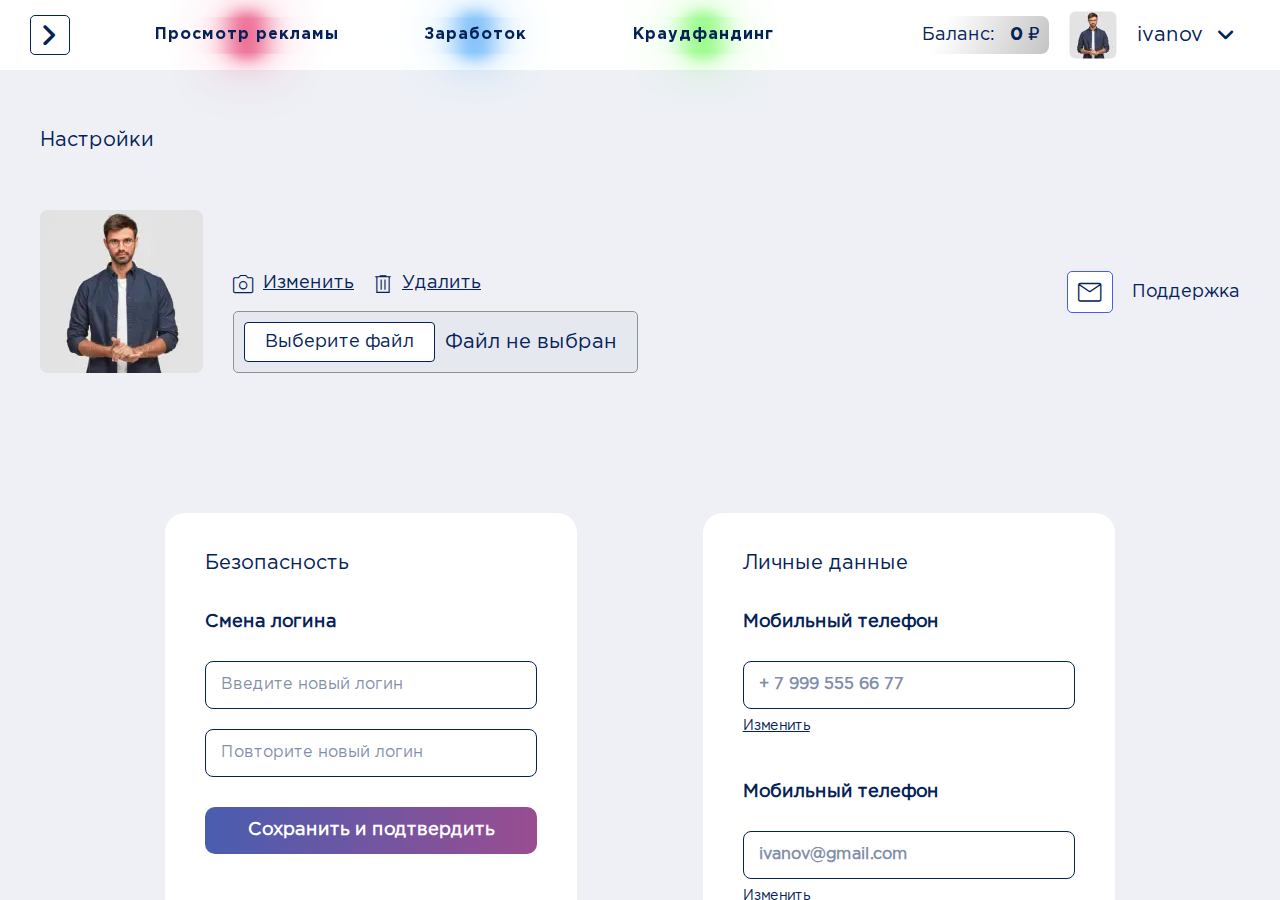
<file: index.html>
<!DOCTYPE html>
 <html lang="ru">

 <head>
 	<title>user</title>
 	<meta charset="UTF-8">
 	<meta name="format-detection" content="telephone=no">
 	<!-- <style>body{opacity: 0;}</style> -->
 	<link rel="stylesheet" href="css/style.min.css?_v=20240110123923">
 	<script src="https://code.jquery.com/jquery-2.2.4.min.js?_v=20240110123923"></script>
 	<link rel="shortcut icon" href="">
 	<link href='https://cdnjs.cloudflare.com/ajax/libs/font-awesome/4.6.2/css/font-awesome.min.css?_v=20240110123923' rel='stylesheet'>
 	<!-- <meta name="robots" content="noindex, nofollow"> -->
 	<link rel="stylesheet" href="https://cdnjs.cloudflare.com/ajax/libs/font-awesome/5.15.3/css/all.min.css?_v=20240110123923" />
 	<script src="https://cdnjs.cloudflare.com/ajax/libs/jquery/3.6.0/jquery.min.js?_v=20240110123923"></script>
 	<meta name="viewport" content="width=device-width, initial-scale=1.0">
 </head>

 <body>
 	<div class="wrapper-pl wrapper">

 		<div class="cc">

 			<header class="headercab">
 				<div class="headercab__menu menucab" data-da=".header__dinamic, 600">
 					<button class="closes   menu-active _icon-arrow"></button>
 					<div class="outsides ">
 						<div class="inside">
 							<ul class="menu-pl">
 								<div class="menu-pl-top ">
 									<div class="header__logo-body">
 										<a href="#" class="header__logo">
 											<img class="header__logo-img" src="img/logo-fdc.svg" alt="">
 										</a>
 									</div>
 									<div class="menu-pl-btns">
 										<div class="btns__theme">
 											<button id="dark-mode-toggle" class="dark-mode-toggle ">

 											</button>

 										</div>
 										<button class=" closest _icon-arrow"></button>
 									</div>

 								</div>

 								<div class="li-pl-body">
 									<a href="https://lis2332.github.io/cabinet/" class="li-pl dev _icon-lk"> Личный кабинет</a>
 									<a href="#" class="li-pl _icon-cp"> Coint people</a>
 									<a href="#" class="li-pl _icon-w"> Полезные сайты</a>
 									<a href="#" class="li-pl _icon-bm"> Управление балансом</a>
 									<a href="https://lis2332.github.io/adver/" class="li-pl  _icon-yp"> Управление рекламой</a>
 									<a href="#" class="li-pl _icon-partners"> Партнеры</a>
 									<a href="#" class="li-pl _icon-statistics"> Статистика</a>
 								</div>
 								<div class="reckl li-pl ">
 									Реклама
 								</div>

 							</ul>
 						</div>
 					</div>
 				</div>
 				<div class="header__dinamic">

 				</div>
 				<div class="headercab__dopblockbody">
 					<div class="header__disain-btns header__disain-btns--right">
 						<div class="btn fw7"><a href="https://lis2332.github.io/adver/">Просмотр рекламы</a></div>
 						<div class="btn fw7"><a href="https://lis2332.github.io/earnings/">Заработок</a></div>
 						<div class="btn fw7"><a href="https://lis2332.github.io/kr/"> Краудфандинг</a></div>

 					</div>
 					<div class="header__balance-block da" data-da=".header__dinamic, 600">
 						<div class="header__balance-text">
 							Баланс:
 						</div>
 						<div class="header__balance-r fw7">
 							0 ₽
 						</div>
 					</div>
 					<div class="headercab__block ">

 						<div class="spollers">
 							<div class="spollers__item menu-activea">
 								<a href="#" class="spollers__block">
 									<div class="spolllers__img">
 										<picture><source srcset="img/crowdfunding/user.webp" type="image/webp"><img class="spolllers__img" src="img/crowdfunding/user.png" alt=""></picture>
 									</div>
 									<div class="spollers__text">
 										ivanov
 									</div>
 								</a>
 								<button type="button" class="spollers__title _icon-arrow">

 								</button>
 								<div class="spollers__body body-spollers">
 									<a href="https://lis2332.github.io/tochnoform/" class="body-spollers__btn">
 										<div>
 											Создать проект
 										</div>
 										<svg xmlns="http://www.w3.org/2000/svg" width="15" height="15" viewBox="0 0 15 15" fill="none">
 											<path d="M13.5063 8.87549H8.50635V13.8755C8.50635 14.1407 8.40099 14.3951 8.21345 14.5826C8.02592 14.7701 7.77156 14.8755 7.50635 14.8755C7.24113 14.8755 6.98678 14.7701 6.79924 14.5826C6.6117 14.3951 6.50635 14.1407 6.50635 13.8755V8.87549H1.50635C1.24113 8.87549 0.986777 8.77013 0.799241 8.58259C0.611705 8.39506 0.506348 8.1407 0.506348 7.87549C0.506348 7.61027 0.611705 7.35592 0.799241 7.16838C0.986777 6.98085 1.24113 6.87549 1.50635 6.87549H6.50635V1.87549C6.50635 1.61027 6.6117 1.35592 6.79924 1.16838C6.98678 0.980845 7.24113 0.875488 7.50635 0.875488C7.77156 0.875488 8.02592 0.980845 8.21345 1.16838C8.40099 1.35592 8.50635 1.61027 8.50635 1.87549V6.87549H13.5063C13.7716 6.87549 14.0259 6.98085 14.2135 7.16838C14.401 7.35592 14.5063 7.61027 14.5063 7.87549C14.5063 8.1407 14.401 8.39506 14.2135 8.58259C14.0259 8.77013 13.7716 8.87549 13.5063 8.87549Z" fill="#042257" />
 										</svg>
 									</a>
 									<div class="body-spollers__menu">
 										<a href="https://lis2332.github.io/project/" class="body-spollers__link _icon-project">

 											Созданные проекты

 										</a>
 										<a href="#" class="body-spollers__link _icon-chek">


 											Поддержанные проекты

 										</a>
 										<a href="#" class="body-spollers__link _icon-rb">


 											Баланс

 											<div class="body-spollers__doptext fw7">
 												0 ₽
 											</div>
 										</a>

 									</div>
 									<div class="body-spollers__site">
 										<a href="https://lis2332.github.io/cabinet/" class="body-spollers__site-link _icon-lk">


 											Личный кабинет

 										</a>
 										<a href="#" class="body-spollers__site-link _icon-exit">

 											Выход

 										</a>
 									</div>
 								</div>

 							</div>
 						</div>


 					</div>
 				</div>



 			</header>
 			<main class="menu__main-gl">
 				<section class="page__lichn">
 					<div class="lichn__container">
 						<h2 class="lichn__title">
 							Настройки
 						</h2>
 						<div class="lichn-content">
 							<div class="lichn-block">
 								<picture><source srcset="img/lichnphoto.webp" type="image/webp"><img src="img/lichnphoto.png" alt=""></picture>
 								<div class="lichn-info">
 									<div class="lichn-item__body">
 										<button class="lichn-item lichn-item-ism ">
 											<div class="_icon-photo ">

 											</div>
 											<p>Изменить</p>
 										</button>
 										<button class="lichn-item-delete lichn-item ">
 											<div class="_icon-delete">

 											</div>
 											<p>Удалить</p>
 										</button>
 									</div>

 									<form method="post" enctype="multipart/form-data">
 										<label class="input-file">
 											<input type="file" name="file" accept=".svg, .png, .jpg">
 											<span class="input-file-btn">Выберите файл</span>
 											<span class="input-file-text">Файл не выбран</span>
 										</label>
 									</form>
 								</div>
 							</div>
 							<div class="lichn__support">
 								<div data-popup="#popuplichn" class="support-ic _icon-mailvh">

 								</div>
 								<p>
 									Поддержка
 								</p>
 							</div>
 						</div>

 					</div>

 				</section>
 				<section class="page__datos">
 					<div class="datos__container">
 						<div class="datos__besop">
 							<div class="datos__title">Безопасность</div>
 							<form class="datos-form datos__log" id="loginForm">
 								<h2>Смена логина</h2>
 								<input type="text" name="form[]" placeholder="Введите новый логин" class="datos__log-input datos__log-input-1">
 								<input type="text" name="form[]" placeholder="Повторите новый логин" class="datos__log-input datos__log-input-2">
 								<button type="submit" class="datos__log-button btn-fiol-darktheme">Сохранить и подтвердить</button>
 							</form>
 							<form id="loginParol" class="datos-form datos__parol">
 								<h2>Смена пароля</h2>
 								<div class="password">
 									<input type="password" id="password-input" placeholder="Введите текущий пароль" name="password" class="datos__log-input-3">
 									<a href="#" class="password-control"></a>
 								</div>
 								<input type="password" name="form[]" placeholder="Введите новый пароль" class="datos__parol-input datos__log-input-4">
 								<input type="password" name="form[]" placeholder="Повторите новый пароль" class="datos__parol-input datos__log-input-5">
 								<button type="submit" class="datos__parol-button btn-blue-darktheme">Сохранить и подтвердить</button>
 							</form>
 						</div>
 						<div class="">
 							<div class="datos__dan">
 								<div class="datos__title">Личные данные</div>
 								<form class="datos-form datos__dan-number">
 									<h2>Мобильный телефон</h2>
 									<input type="" name="form[]" placeholder="+ 7 999 555 66 77 " id="datosphoneInputNumber" class="datos__dan-input datos-number" readonly>
 									<p style="cursor: pointer;" class="datos__dan-button datos-number" id="datoschangeButtonNumber">Изменить</p>
 								</form>
 								<form class="datos-form datos__dan-pochta">
 									<h2>Мобильный телефон</h2>
 									<input type="text" name="form[]" placeholder="ivanov@gmail.com" id="datospochtaInput" class="datos__dan-input datos-pochta" readonly>
 									<p style="cursor: pointer;" class="datos__dan-button datos-pochta" id="datoschangeButtonPochta">Изменить</p>
 								</form>
 								<div class="datos-form datos__dan-linkem dan-linkem">
 									<h2>Настройка e-mail рассылок</h2>
 									<div class="dan-linkem-body-btn">
 										<button type="submit" class="dan-linkem__button"></button>
 										<p>Не подключена</p>
 									</div>

 								</div>
 							</div>
 							<div class="datos__delete-acc">
 								<a href="#" class="_icon-delete">Удалить аккаунт</a>
 							</div>
 						</div>


 					</div>
 				</section>


 				<footer class=" footer ">
 					<div class="footer__container">
 						<div class="footer__block block-footer">
 							<a href="#" class="block-footer__img-body">
 								<img class="block-footer__img" src="img/logo.svg" alt="">
 							</a>
 							<div class="block-footer__menu ">
 								<ul class="block-footer__list">
 									<li class="block-footer__item"><a href="https://lis2332.github.io/connect/" class="block-footer__link">Главная </a></li>
 									<li class="block-footer__item"><a href="" class="block-footer__link">FAQ </a></li>
 									<li class="block-footer__item"><a href="" class="block-footer__link">Полезные сайты </a></li>
 								</ul>
 							</div>

 						</div>
 						<div class="footer__nav nav-footer">
 							<div class="  icbody-two footer-info-connect__icbody">
 								<a href="https://chat.whatsapp.com/KvviZmwM6y30uQLlphHKr0" class="info-connect__ic _icon-watsap">

 								</a>
 								<a href="https://t.me/ConnPeople" class="info-connect__ic _icon-tg">

 								</a>
 								<a href="https://vk.com/snebars15" class="info-connect__ic _icon-vk">

 								</a>
 								<a href="https://www.facebook.com/groups/people.centr" class="info-connect__ic _icon-Fsbuk">

 								</a>
 								<a href="https://www.youtube.com/@People_Centr" class="info-connect__ic _icon-youtube">

 								</a>
 							</div>
 							<div class="nav-footer__text">
 								Connection people 2023
 							</div>
 						</div>
 						<div class="footer__vosm vosm-footer">
 							<div class="vosm-footer__link-body">
 								<a href="#" class="vosm-footer__link">Реклама</a>
 								<a href="https://lis2332.github.io/earnings/" class="vosm-footer__link">Заработок</a>
 								<a href="https://lis2332.github.io/kr/" class="vosm-footer__link">Краудфандинг</a>
 								<a href="#" class="vosm-footer__link">Партнерская программа</a>
 							</div>
 						</div>
 					</div>
 				</footer>
 			</main>

 		</div>

 		<div id="popuplichn" aria-hidden="true" class="popup">
 			<div class="popup__wrapper">
 				<div class="popup__content popup__content-lichn">
 					<p data-close type="button" class="popup__close popup__close-ic">
 						<svg xmlns="http://www.w3.org/2000/svg" width="22" height="22" viewBox="0 0 22 22" fill="none">
 							<path opacity="0.5" d="M1 1L21 21M1 21L21 1" stroke="#042257" stroke-width="2" stroke-linecap="round" stroke-linejoin="round" />
 						</svg>
 					</p>
 					<div class="popup__title popup__title-lichn fw7">
 						У вас есть вопросы?
 					</div>
 					<div class="popup__lichntext">
 						Задайте их нам, и мы с удовольствием вам поможем
 					</div>
 					<p><textarea name="comment"></textarea></p>
 					<button class="btn-fiol-darktheme popup__btn-lichn fw7">
 						Отправить
 					</button>
 					<p class="popup__podderjka">Возможно, вы найдете ответы в нашем разделе <y>FAQ</y>
 					</p>
 				</div>
 			</div>
 		</div>

 	</div>
 	<div id="popup" aria-hidden="true" class="popup">
 		<div class="popup__wrapper">
 			<div class="popup__content">
 				<p data-close type="button" class="popup__close popup__close-ic">
 					<svg xmlns="http://www.w3.org/2000/svg" width="22" height="22" viewBox="0 0 22 22" fill="none">
 						<path opacity="0.5" d="M1 1L21 21M1 21L21 1" stroke="#042257" stroke-width="2" stroke-linecap="round" stroke-linejoin="round" />
 					</svg>
 				</p>
 				<div class="popup__title fw7">
 					Восстановление пароля
 				</div>
 				<div class="popup__text">
 					Укажите адрес электронной почты, который вы использовали при регистрации акаунта. Мы вышлем вам инструкцию по восстановлению пароля.
 				</div>
 				<form class="popup-form__email-log" action="files/sendmail/sendmail.php" method="POST">
 					<input type="text" data-quantity-max='5' name="form[email]" data-error="Error" placeholder="E-mail" class="popup-input">
 				</form>
 				<button class="popup__btn fw7">
 					Восстановить
 				</button>
 			</div>
 		</div>
 	</div>


 	<div id="popuptwo" aria-hidden="true" class="popup">
 		<div class="popup__wrapper">
 			<div class="popup__content popupreg__content ">
 				<div class="popup__title popupreg-title fw7">
 					Ваш аккаунт успешно создан
 				</div>
 				<div class="popup__text">
 					Теперь вы можете войти, используя свои учетные данные
 				</div>


 				<a href="" class="popupreg__btn fw7">
 					Войти
 				</a>


 			</div>
 		</div>
 	</div>
 	<div id="popupfree" aria-hidden="true" class="popup">
 		<div class="popup__wrapper">
 			<div class="popupfree__content popup__content">
 				<p data-close type="button" class="popup__close popup__close-ic">
 					<svg xmlns="http://www.w3.org/2000/svg" width="22" height="22" viewBox="0 0 22 22" fill="none">
 						<path opacity="0.5" d="M1 1L21 21M1 21L21 1" stroke="#042257" stroke-width="2" stroke-linecap="round" stroke-linejoin="round" />
 					</svg>
 				</p>
 				<div class="popup__title popupfree-title ">
 					Оплата
 				</div>
 				<div class="popup__text popupfree-text fw7">
 					100 ₽
 				</div>

 				<div class="from__body-free">
 					<form>
 						<input type="text" name="form[]" placeholder="Номер карты" class="pdj-new__input">
 					</form>
 					<div class="from__body-free-dop">
 						<form>
 							<input type="text" name="form[]" placeholder="ММ/ГГ" class="pdj-new__input">
 						</form>
 						<form>
 							<input type="text" name="form[]" placeholder="CVV" class="pdj-new__input">
 						</form>
 					</div>
 					<div class="form__body-checkbox">
 						<input type="checkbox" class="welcome-checkboxtwo" />
 						<p>
 							Отправить квитанцию на почту
 						</p>
 					</div>
 					<form>
 						<input type="text" name="form[]" placeholder="Почта" class="pdj-new__input">
 					</form>
 				</div>
 				<a href="" class="popupfree__btn btn-fiol fw7">
 					Оплатить
 				</a>


 			</div>
 		</div>
 	</div>



 	<script src="js/app.min.js?_v=20240110123923"></script>

 </body>

 </html>
</file>
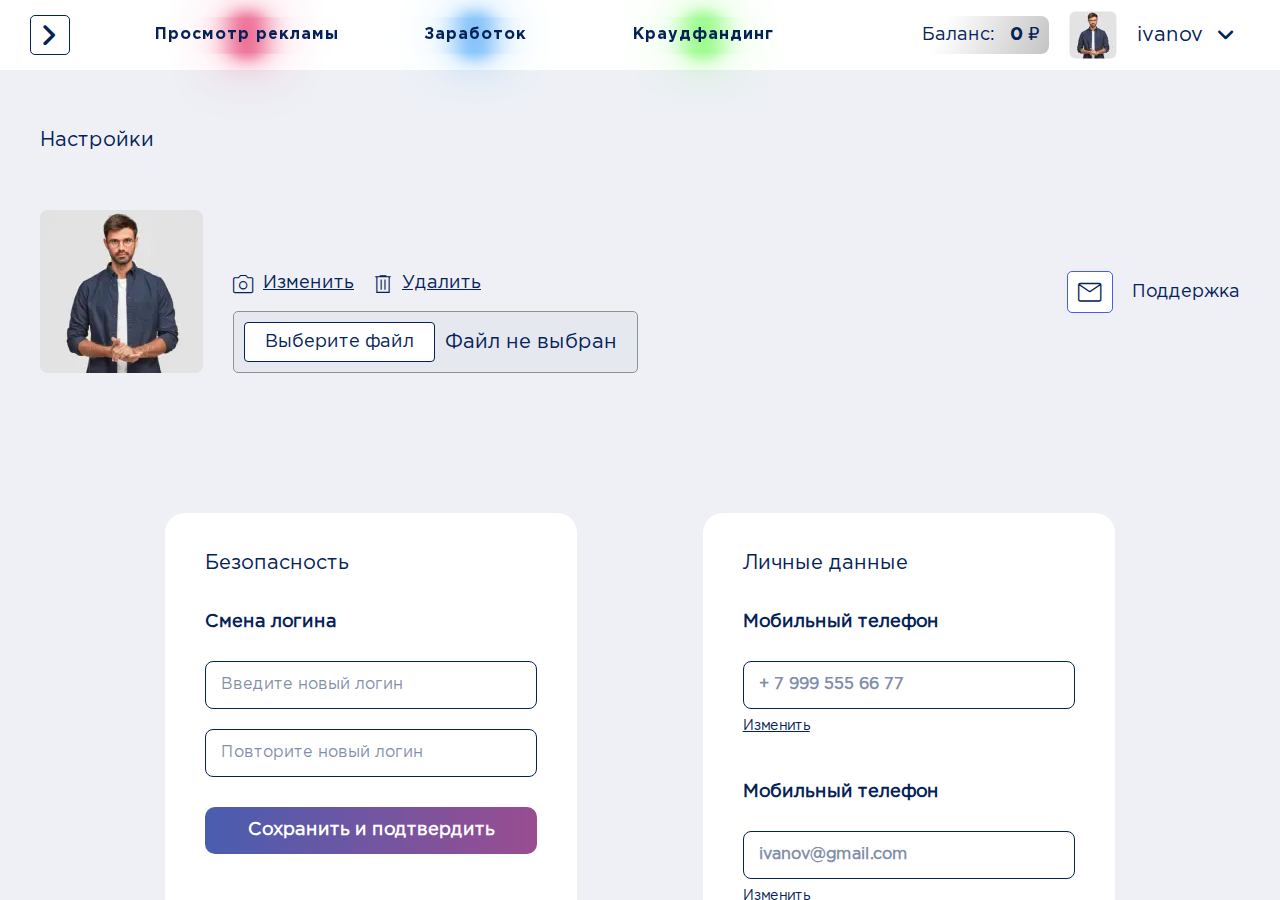
<file: personal.html>
<!DOCTYPE html>
 <html lang="ru">

 <head>
 	<title>user</title>
 	<meta charset="UTF-8">
 	<meta name="format-detection" content="telephone=no">
 	<!-- <style>body{opacity: 0;}</style> -->
 	<link rel="stylesheet" href="css/style.min.css?_v=20240110123923">
 	<script src="https://code.jquery.com/jquery-2.2.4.min.js?_v=20240110123923"></script>
 	<link rel="shortcut icon" href="">
 	<link href='https://cdnjs.cloudflare.com/ajax/libs/font-awesome/4.6.2/css/font-awesome.min.css?_v=20240110123923' rel='stylesheet'>
 	<!-- <meta name="robots" content="noindex, nofollow"> -->
 	<link rel="stylesheet" href="https://cdnjs.cloudflare.com/ajax/libs/font-awesome/5.15.3/css/all.min.css?_v=20240110123923" />
 	<script src="https://cdnjs.cloudflare.com/ajax/libs/jquery/3.6.0/jquery.min.js?_v=20240110123923"></script>
 	<meta name="viewport" content="width=device-width, initial-scale=1.0">
 </head>

 <body>
 	<div class="wrapper-pl wrapper">

 		<div class="cc">

 			<header class="headercab">
 				<div class="headercab__menu menucab" data-da=".header__dinamic, 600">
 					<button class="closes   menu-active _icon-arrow"></button>
 					<div class="outsides ">
 						<div class="inside">
 							<ul class="menu-pl">
 								<div class="menu-pl-top ">
 									<div class="header__logo-body">
 										<a href="#" class="header__logo">
 											<img class="header__logo-img" src="img/logo-fdc.svg" alt="">
 										</a>
 									</div>
 									<div class="menu-pl-btns">
 										<div class="btns__theme">
 											<button id="dark-mode-toggle" class="dark-mode-toggle ">

 											</button>

 										</div>
 										<button class=" closest _icon-arrow"></button>
 									</div>

 								</div>

 								<div class="li-pl-body">
 									<a href="https://lis2332.github.io/cabinet/" class="li-pl dev _icon-lk"> Личный кабинет</a>
 									<a href="#" class="li-pl _icon-cp"> Coint people</a>
 									<a href="#" class="li-pl _icon-w"> Полезные сайты</a>
 									<a href="#" class="li-pl _icon-bm"> Управление балансом</a>
 									<a href="https://lis2332.github.io/adver/" class="li-pl  _icon-yp"> Управление рекламой</a>
 									<a href="#" class="li-pl _icon-partners"> Партнеры</a>
 									<a href="#" class="li-pl _icon-statistics"> Статистика</a>
 								</div>
 								<div class="reckl li-pl ">
 									Реклама
 								</div>

 							</ul>
 						</div>
 					</div>
 				</div>
 				<div class="header__dinamic">

 				</div>
 				<div class="headercab__dopblockbody">
 					<div class="header__disain-btns header__disain-btns--right">
 						<div class="btn fw7"><a href="https://lis2332.github.io/adver/">Просмотр рекламы</a></div>
 						<div class="btn fw7"><a href="https://lis2332.github.io/earnings/">Заработок</a></div>
 						<div class="btn fw7"><a href="https://lis2332.github.io/kr/"> Краудфандинг</a></div>

 					</div>
 					<div class="header__balance-block da" data-da=".header__dinamic, 600">
 						<div class="header__balance-text">
 							Баланс:
 						</div>
 						<div class="header__balance-r fw7">
 							0 ₽
 						</div>
 					</div>
 					<div class="headercab__block ">

 						<div class="spollers">
 							<div class="spollers__item menu-activea">
 								<a href="#" class="spollers__block">
 									<div class="spolllers__img">
 										<picture><source srcset="img/crowdfunding/user.webp" type="image/webp"><img class="spolllers__img" src="img/crowdfunding/user.png" alt=""></picture>
 									</div>
 									<div class="spollers__text">
 										ivanov
 									</div>
 								</a>
 								<button type="button" class="spollers__title _icon-arrow">

 								</button>
 								<div class="spollers__body body-spollers">
 									<a href="https://lis2332.github.io/tochnoform/" class="body-spollers__btn">
 										<div>
 											Создать проект
 										</div>
 										<svg xmlns="http://www.w3.org/2000/svg" width="15" height="15" viewBox="0 0 15 15" fill="none">
 											<path d="M13.5063 8.87549H8.50635V13.8755C8.50635 14.1407 8.40099 14.3951 8.21345 14.5826C8.02592 14.7701 7.77156 14.8755 7.50635 14.8755C7.24113 14.8755 6.98678 14.7701 6.79924 14.5826C6.6117 14.3951 6.50635 14.1407 6.50635 13.8755V8.87549H1.50635C1.24113 8.87549 0.986777 8.77013 0.799241 8.58259C0.611705 8.39506 0.506348 8.1407 0.506348 7.87549C0.506348 7.61027 0.611705 7.35592 0.799241 7.16838C0.986777 6.98085 1.24113 6.87549 1.50635 6.87549H6.50635V1.87549C6.50635 1.61027 6.6117 1.35592 6.79924 1.16838C6.98678 0.980845 7.24113 0.875488 7.50635 0.875488C7.77156 0.875488 8.02592 0.980845 8.21345 1.16838C8.40099 1.35592 8.50635 1.61027 8.50635 1.87549V6.87549H13.5063C13.7716 6.87549 14.0259 6.98085 14.2135 7.16838C14.401 7.35592 14.5063 7.61027 14.5063 7.87549C14.5063 8.1407 14.401 8.39506 14.2135 8.58259C14.0259 8.77013 13.7716 8.87549 13.5063 8.87549Z" fill="#042257" />
 										</svg>
 									</a>
 									<div class="body-spollers__menu">
 										<a href="https://lis2332.github.io/project/" class="body-spollers__link _icon-project">

 											Созданные проекты

 										</a>
 										<a href="#" class="body-spollers__link _icon-chek">


 											Поддержанные проекты

 										</a>
 										<a href="#" class="body-spollers__link _icon-rb">


 											Баланс

 											<div class="body-spollers__doptext fw7">
 												0 ₽
 											</div>
 										</a>

 									</div>
 									<div class="body-spollers__site">
 										<a href="https://lis2332.github.io/cabinet/" class="body-spollers__site-link _icon-lk">


 											Личный кабинет

 										</a>
 										<a href="#" class="body-spollers__site-link _icon-exit">

 											Выход

 										</a>
 									</div>
 								</div>

 							</div>
 						</div>


 					</div>
 				</div>



 			</header>
 			<main class="menu__main-gl">
 				<section class="page__lichn">
 					<div class="lichn__container">
 						<h2 class="lichn__title">
 							Настройки
 						</h2>
 						<div class="lichn-content">
 							<div class="lichn-block">
 								<picture><source srcset="img/lichnphoto.webp" type="image/webp"><img src="img/lichnphoto.png" alt=""></picture>
 								<div class="lichn-info">
 									<div class="lichn-item__body">
 										<button class="lichn-item lichn-item-ism ">
 											<div class="_icon-photo ">

 											</div>
 											<p>Изменить</p>
 										</button>
 										<button class="lichn-item-delete lichn-item ">
 											<div class="_icon-delete">

 											</div>
 											<p>Удалить</p>
 										</button>
 									</div>

 									<form method="post" enctype="multipart/form-data">
 										<label class="input-file">
 											<input type="file" name="file" accept=".svg, .png, .jpg">
 											<span class="input-file-btn">Выберите файл</span>
 											<span class="input-file-text">Файл не выбран</span>
 										</label>
 									</form>
 								</div>
 							</div>
 							<div class="lichn__support">
 								<div data-popup="#popuplichn" class="support-ic _icon-mailvh">

 								</div>
 								<p>
 									Поддержка
 								</p>
 							</div>
 						</div>

 					</div>

 				</section>
 				<section class="page__datos">
 					<div class="datos__container">
 						<div class="datos__besop">
 							<div class="datos__title">Безопасность</div>
 							<form class="datos-form datos__log" id="loginForm">
 								<h2>Смена логина</h2>
 								<input type="text" name="form[]" placeholder="Введите новый логин" class="datos__log-input datos__log-input-1">
 								<input type="text" name="form[]" placeholder="Повторите новый логин" class="datos__log-input datos__log-input-2">
 								<button type="submit" class="datos__log-button btn-fiol-darktheme">Сохранить и подтвердить</button>
 							</form>
 							<form id="loginParol" class="datos-form datos__parol">
 								<h2>Смена пароля</h2>
 								<div class="password">
 									<input type="password" id="password-input" placeholder="Введите текущий пароль" name="password" class="datos__log-input-3">
 									<a href="#" class="password-control"></a>
 								</div>
 								<input type="password" name="form[]" placeholder="Введите новый пароль" class="datos__parol-input datos__log-input-4">
 								<input type="password" name="form[]" placeholder="Повторите новый пароль" class="datos__parol-input datos__log-input-5">
 								<button type="submit" class="datos__parol-button btn-blue-darktheme">Сохранить и подтвердить</button>
 							</form>
 						</div>
 						<div class="">
 							<div class="datos__dan">
 								<div class="datos__title">Личные данные</div>
 								<form class="datos-form datos__dan-number">
 									<h2>Мобильный телефон</h2>
 									<input type="" name="form[]" placeholder="+ 7 999 555 66 77 " id="datosphoneInputNumber" class="datos__dan-input datos-number" readonly>
 									<p style="cursor: pointer;" class="datos__dan-button datos-number" id="datoschangeButtonNumber">Изменить</p>
 								</form>
 								<form class="datos-form datos__dan-pochta">
 									<h2>Мобильный телефон</h2>
 									<input type="text" name="form[]" placeholder="ivanov@gmail.com" id="datospochtaInput" class="datos__dan-input datos-pochta" readonly>
 									<p style="cursor: pointer;" class="datos__dan-button datos-pochta" id="datoschangeButtonPochta">Изменить</p>
 								</form>
 								<div class="datos-form datos__dan-linkem dan-linkem">
 									<h2>Настройка e-mail рассылок</h2>
 									<div class="dan-linkem-body-btn">
 										<button type="submit" class="dan-linkem__button"></button>
 										<p>Не подключена</p>
 									</div>

 								</div>
 							</div>
 							<div class="datos__delete-acc">
 								<a href="#" class="_icon-delete">Удалить аккаунт</a>
 							</div>
 						</div>


 					</div>
 				</section>


 				<footer class=" footer ">
 					<div class="footer__container">
 						<div class="footer__block block-footer">
 							<a href="#" class="block-footer__img-body">
 								<img class="block-footer__img" src="img/logo.svg" alt="">
 							</a>
 							<div class="block-footer__menu ">
 								<ul class="block-footer__list">
 									<li class="block-footer__item"><a href="https://lis2332.github.io/connect/" class="block-footer__link">Главная </a></li>
 									<li class="block-footer__item"><a href="" class="block-footer__link">FAQ </a></li>
 									<li class="block-footer__item"><a href="" class="block-footer__link">Полезные сайты </a></li>
 								</ul>
 							</div>

 						</div>
 						<div class="footer__nav nav-footer">
 							<div class="  icbody-two footer-info-connect__icbody">
 								<a href="https://chat.whatsapp.com/KvviZmwM6y30uQLlphHKr0" class="info-connect__ic _icon-watsap">

 								</a>
 								<a href="https://t.me/ConnPeople" class="info-connect__ic _icon-tg">

 								</a>
 								<a href="https://vk.com/snebars15" class="info-connect__ic _icon-vk">

 								</a>
 								<a href="https://www.facebook.com/groups/people.centr" class="info-connect__ic _icon-Fsbuk">

 								</a>
 								<a href="https://www.youtube.com/@People_Centr" class="info-connect__ic _icon-youtube">

 								</a>
 							</div>
 							<div class="nav-footer__text">
 								Connection people 2023
 							</div>
 						</div>
 						<div class="footer__vosm vosm-footer">
 							<div class="vosm-footer__link-body">
 								<a href="#" class="vosm-footer__link">Реклама</a>
 								<a href="https://lis2332.github.io/earnings/" class="vosm-footer__link">Заработок</a>
 								<a href="https://lis2332.github.io/kr/" class="vosm-footer__link">Краудфандинг</a>
 								<a href="#" class="vosm-footer__link">Партнерская программа</a>
 							</div>
 						</div>
 					</div>
 				</footer>
 			</main>

 		</div>

 		<div id="popuplichn" aria-hidden="true" class="popup">
 			<div class="popup__wrapper">
 				<div class="popup__content popup__content-lichn">
 					<p data-close type="button" class="popup__close popup__close-ic">
 						<svg xmlns="http://www.w3.org/2000/svg" width="22" height="22" viewBox="0 0 22 22" fill="none">
 							<path opacity="0.5" d="M1 1L21 21M1 21L21 1" stroke="#042257" stroke-width="2" stroke-linecap="round" stroke-linejoin="round" />
 						</svg>
 					</p>
 					<div class="popup__title popup__title-lichn fw7">
 						У вас есть вопросы?
 					</div>
 					<div class="popup__lichntext">
 						Задайте их нам, и мы с удовольствием вам поможем
 					</div>
 					<p><textarea name="comment"></textarea></p>
 					<button class="btn-fiol-darktheme popup__btn-lichn fw7">
 						Отправить
 					</button>
 					<p class="popup__podderjka">Возможно, вы найдете ответы в нашем разделе <y>FAQ</y>
 					</p>
 				</div>
 			</div>
 		</div>

 	</div>
 	<div id="popup" aria-hidden="true" class="popup">
 		<div class="popup__wrapper">
 			<div class="popup__content">
 				<p data-close type="button" class="popup__close popup__close-ic">
 					<svg xmlns="http://www.w3.org/2000/svg" width="22" height="22" viewBox="0 0 22 22" fill="none">
 						<path opacity="0.5" d="M1 1L21 21M1 21L21 1" stroke="#042257" stroke-width="2" stroke-linecap="round" stroke-linejoin="round" />
 					</svg>
 				</p>
 				<div class="popup__title fw7">
 					Восстановление пароля
 				</div>
 				<div class="popup__text">
 					Укажите адрес электронной почты, который вы использовали при регистрации акаунта. Мы вышлем вам инструкцию по восстановлению пароля.
 				</div>
 				<form class="popup-form__email-log" action="files/sendmail/sendmail.php" method="POST">
 					<input type="text" data-quantity-max='5' name="form[email]" data-error="Error" placeholder="E-mail" class="popup-input">
 				</form>
 				<button class="popup__btn fw7">
 					Восстановить
 				</button>
 			</div>
 		</div>
 	</div>


 	<div id="popuptwo" aria-hidden="true" class="popup">
 		<div class="popup__wrapper">
 			<div class="popup__content popupreg__content ">
 				<div class="popup__title popupreg-title fw7">
 					Ваш аккаунт успешно создан
 				</div>
 				<div class="popup__text">
 					Теперь вы можете войти, используя свои учетные данные
 				</div>


 				<a href="" class="popupreg__btn fw7">
 					Войти
 				</a>


 			</div>
 		</div>
 	</div>
 	<div id="popupfree" aria-hidden="true" class="popup">
 		<div class="popup__wrapper">
 			<div class="popupfree__content popup__content">
 				<p data-close type="button" class="popup__close popup__close-ic">
 					<svg xmlns="http://www.w3.org/2000/svg" width="22" height="22" viewBox="0 0 22 22" fill="none">
 						<path opacity="0.5" d="M1 1L21 21M1 21L21 1" stroke="#042257" stroke-width="2" stroke-linecap="round" stroke-linejoin="round" />
 					</svg>
 				</p>
 				<div class="popup__title popupfree-title ">
 					Оплата
 				</div>
 				<div class="popup__text popupfree-text fw7">
 					100 ₽
 				</div>

 				<div class="from__body-free">
 					<form>
 						<input type="text" name="form[]" placeholder="Номер карты" class="pdj-new__input">
 					</form>
 					<div class="from__body-free-dop">
 						<form>
 							<input type="text" name="form[]" placeholder="ММ/ГГ" class="pdj-new__input">
 						</form>
 						<form>
 							<input type="text" name="form[]" placeholder="CVV" class="pdj-new__input">
 						</form>
 					</div>
 					<div class="form__body-checkbox">
 						<input type="checkbox" class="welcome-checkboxtwo" />
 						<p>
 							Отправить квитанцию на почту
 						</p>
 					</div>
 					<form>
 						<input type="text" name="form[]" placeholder="Почта" class="pdj-new__input">
 					</form>
 				</div>
 				<a href="" class="popupfree__btn btn-fiol fw7">
 					Оплатить
 				</a>


 			</div>
 		</div>
 	</div>



 	<script src="js/app.min.js?_v=20240110123923"></script>

 </body>

 </html>
</file>
<file: css/style.min.css>
@charset "UTF-8";@font-face{font-family:gothampro;font-display:swap;src:url(../fonts/gothampro.woff2) format("woff2"),url(../fonts/gothampro.woff) format("woff");font-weight:400;font-style:normal}@font-face{font-family:gothampro_bold;font-display:swap;src:url(../fonts/gothampro_bold.woff2) format("woff2"),url(../fonts/gothampro_bold.woff) format("woff");font-weight:400;font-style:normal}@font-face{font-family:icons;font-display:swap;src:url(../fonts/icomoon.woff2) format("woff2"),url(../fonts/icomoon.woff) format("woff");font-weight:400;font-style:normal}.advertis--two__taimer.timer-finished::before,.dark-mode-toggle::before,.multi-state-button.itog::before,.multi-state-button.loading::before,.multi-state-button.pause::before,.password-control.password-clicks::before,.password-control::before,[class*=_icon-]:before{font-family:icons;font-style:normal;font-weight:400;font-variant:normal;text-transform:none;line-height:1;-webkit-font-smoothing:antialiased;-moz-osx-font-smoothing:grayscale}[class*=_icon-]:before{display:block}._icon-mailvh:before{content:"\e92a"}._icon-photo:before{content:"\e92b"}._icon-eye_visible_hide_hidden_show_icon_145988:before{content:"\e92c"}._icon-eye_slash_visible_hide_hidden_show_icon_145987:before{content:"\e92d"}._icon-additionally-3:before{content:"\e900"}._icon-am:before{content:"\e901"}._icon-arrow:before{content:"\e902"}._icon-arrowkl:before{content:"\e903"}._icon-bm:before{content:"\e904"}._icon-chek:before{content:"\e905"}._icon-coins:before{content:"\e906"}._icon-colocol:before{content:"\e907"}._icon-confirmation:before{content:"\e908"}._icon-control:before{content:"\e909"}._icon-cp:before{content:"\e90a"}._icon-data:before{content:"\e90b"}._icon-delete:before{content:"\e90c"}._icon-email:before{content:"\e90d"}._icon-emblem:before{content:"\e90e"}._icon-exit:before{content:"\e90f"}._icon-Fsbuk:before{content:"\e910"}._icon-iconrocket:before{content:"\e911"}._icon-iconshare:before{content:"\e912"}._icon-language:before{content:"\e913"}._icon-light:before{content:"\e914"}._icon-lk:before{content:"\e915"}._icon-lupa:before{content:"\e916"}._icon-moon:before{content:"\e917"}._icon-palki:before{content:"\e918"}._icon-partners:before{content:"\e919"}._icon-Polygonadver:before{content:"\e91a"}._icon-project:before{content:"\e91b"}._icon-question:before{content:"\e91c"}._icon-rb:before{content:"\e91d"}._icon-rename:before{content:"\e91e"}._icon-rocket:before{content:"\e91f"}._icon-seting:before{content:"\e920"}._icon-statistics:before{content:"\e921"}._icon-tg:before{content:"\e922"}._icon-us:before{content:"\e923"}._icon-vectorss:before{content:"\e924"}._icon-vk:before{content:"\e925"}._icon-w:before{content:"\e926"}._icon-watsap:before{content:"\e927"}._icon-youtube:before{content:"\e928"}._icon-yp:before{content:"\e929"}*{padding:0;margin:0;border:0}*,:after,:before{-webkit-box-sizing:border-box;box-sizing:border-box}body,html{height:100%;min-width:320px}body{color:#042257;line-height:1;font-family:gothampro;font-size:1.25rem;-ms-text-size-adjust:100%;-moz-text-size-adjust:100%;-webkit-text-size-adjust:100%;-webkit-font-smoothing:antialiased;-moz-osx-font-smoothing:grayscale}button,input,textarea{font-family:gothampro;font-size:inherit}button{cursor:pointer;color:inherit;background-color:inherit}a{color:inherit}a:link,a:visited{text-decoration:none}a:hover{text-decoration:none}ul li{list-style:none}img{vertical-align:top}h1,h2,h3,h4,h5,h6{font-weight:inherit;font-size:inherit}body{font-weight:400}body .fw7{font-family:gothampro_bold}.lock body{overflow:hidden;-ms-touch-action:none;touch-action:none}.wrapper{min-height:100%;display:-webkit-box;display:-ms-flexbox;display:flex;-webkit-box-orient:vertical;-webkit-box-direction:normal;-ms-flex-direction:column;flex-direction:column;overflow:hidden}.wrapper>main{-webkit-box-flex:1;-ms-flex:1 1 auto;flex:1 1 auto}.wrapper>*{min-width:0}.wrapper-pl{height:100%;display:-webkit-box;display:-ms-flexbox;display:flex;-webkit-box-orient:vertical;-webkit-box-direction:normal;-ms-flex-direction:column;flex-direction:column;overflow:hidden}.wrapper-pl>main{-webkit-box-flex:1;-ms-flex:1 1 auto;flex:1 1 auto}.wrapper-pl>*{min-width:0}[class*=__container]{max-width:75rem;-webkit-box-sizing:content-box;box-sizing:content-box;margin:0 auto;padding:0 .9375rem}input[type=email],input[type=tel],input[type=text],textarea{-webkit-appearance:none;-moz-appearance:none;appearance:none;outline:0}.input{border-radius:0!important;width:100%;display:block;padding:0 20px;border:none}.input._form-focus{outline:0}textarea.input{resize:none;padding:0 0}body::after{content:"";background-color:rgba(0,0,0,.5);position:fixed;width:100%;height:100%;top:0;left:0;opacity:0;-webkit-transition:opacity .8s ease 0s;-o-transition:opacity .8s ease 0s;transition:opacity .8s ease 0s;pointer-events:none;z-index:149}.popup-show body::after{opacity:1}.popup{position:fixed;top:0;left:0;bottom:0;right:0;padding:30px 10px;-webkit-transition:visibility .8s ease 0s;-o-transition:visibility .8s ease 0s;transition:visibility .8s ease 0s;visibility:hidden;pointer-events:none}.popup_show{z-index:150;visibility:visible;overflow:auto;pointer-events:auto}.popup_show .popup__content{visibility:visible;-webkit-transform:scale(1);-ms-transform:scale(1);transform:scale(1)}.popup__wrapper{display:-webkit-box;display:-ms-flexbox;display:flex;-webkit-box-orient:vertical;-webkit-box-direction:normal;-ms-flex-direction:column;flex-direction:column;-webkit-box-align:center;-ms-flex-align:center;align-items:center;min-height:100%;-webkit-box-flex:1;-ms-flex:1 1 auto;flex:1 1 auto;width:100%;display:flex;-webkit-box-pack:center;-ms-flex-pack:center;justify-content:center;align-items:center}.popup__content{visibility:hidden;-webkit-transform:scale(0);-ms-transform:scale(0);transform:scale(0);-webkit-transition:-webkit-transform .3s ease 0s;transition:-webkit-transform .3s ease 0s;-o-transition:transform .3s ease 0s;transition:transform .3s ease 0s;transition:transform .3s ease 0s,-webkit-transform .3s ease 0s;background-color:#fff;padding:20px;width:100%;max-width:482px;min-height:349px;border-radius:20px;text-align:center}.lock .popup__content{visibility:visible}.popup__content textarea{width:100%;height:141px;padding:20px;font-size:14px;resize:none;border:1px solid var(--textarea-lichn-br);background:var(--textarea-lichn)}.popupreg__content{min-height:256px}.popup__title{font-size:20px;color:#042257;margin-bottom:1.25rem}.popup__title-lichn{color:var(--clr-a)}.popup__text{font-size:14px;color:#042257;padding-bottom:1.25rem;max-width:23.875rem;margin:0 auto}.popup__lichntext{font-size:16px;color:var(--clr-a);padding-bottom:1.25rem;margin:0 auto}.popup__close{text-align:right;cursor:pointer}.popup__close-ic{position:absolute;margin-right:20px;right:0}.popupreg__btn{padding:15px 25px;color:#fff;max-width:20.5625rem;font-weight:700;background:-webkit-gradient(linear,right top,left top,color-stop(-98.82%,#e93d72),color-stop(128.4%,#3262b9));background:-o-linear-gradient(right,#e93d72 -98.82%,#3262b9 128.4%);background:linear-gradient(270deg,#e93d72 -98.82%,#3262b9 128.4%);border-radius:10px;font-size:18px;-webkit-transition:all .3s ease 0s;-o-transition:all .3s ease 0s;transition:all .3s ease 0s;display:-webkit-box;display:-ms-flexbox;display:flex;-webkit-box-pack:center;-ms-flex-pack:center;justify-content:center;margin:0 auto;outline:0;justify-content:center}.popupreg__btn:hover{-webkit-box-shadow:0 2px 25px #7c64c0;box-shadow:0 2px 25px #7c64c0}.popupreg-title{margin-top:1.875rem;font-size:20px;color:var(--clr-a);margin-bottom:1.875rem}.popup__btn-lichn{display:-webkit-box;display:-ms-flexbox;display:flex;margin-top:30px}.popup__podderjka{font-size:16px;color:var(--clr-a);display:-webkit-box;display:-ms-flexbox;display:flex;margin-top:1.25rem}.popup__podderjka y{font-size:16px;text-decoration:underline;font-weight:700;margin-left:4px}.popup__content-lichn{max-width:34.625rem;background:var(--achievements-cart)}.popupreg-text{font-size:14px;color:var(--clr-a)}.popup__btn{padding:15px 25px;color:#042257;width:100%;font-weight:700;border-radius:10px;font-size:18px;max-width:20.5625rem;-webkit-transition:all .3s ease 0s;-o-transition:all .3s ease 0s;transition:all .3s ease 0s;border:1px solid #042257}.popup__btn:hover{-webkit-box-shadow:0 2px 25px #042257;box-shadow:0 2px 25px #042257}.popup-input{width:100%;padding:16px;font-size:14px;border:1px solid #042257;border-radius:10px;max-width:20.5625rem}.popup-input::-webkit-input-placeholder{font-size:14px;opacity:.5;color:#042257;margin-bottom:.125rem}.popup-input::-moz-placeholder{font-size:14px;opacity:.5;color:#042257;margin-bottom:.125rem}.popup-input:-ms-input-placeholder{font-size:14px;opacity:.5;color:#042257;margin-bottom:.125rem}.popup-input::-ms-input-placeholder{font-size:14px;opacity:.5;color:#042257;margin-bottom:.125rem}.popup-input::placeholder{font-size:14px;opacity:.5;color:#042257;margin-bottom:.125rem}.popup-form__email-log{margin-bottom:1.875rem}.popup__content-theme{background:var(--achievements-cart)}.popupfree__content{padding-bottom:44px}.popupfree-title{font-size:30px;color:#042257}.popupfree-text{font-size:30px;color:#042257}.from__body-free{display:-ms-grid;display:grid;gap:1.875rem}@supports (margin-bottom:clamp(2.1875rem ,1.8578296703rem + 1.6483516484vw ,3.125rem)){.from__body-free{margin-bottom:clamp(2.1875rem ,1.8578296703rem + 1.6483516484vw ,3.125rem)}}@supports not (margin-bottom:clamp(2.1875rem ,1.8578296703rem + 1.6483516484vw ,3.125rem)){.from__body-free{margin-bottom:calc(2.1875rem + .9375 * (100vw - 20rem)/ 56.875)}}.from__body-free-dop{display:-webkit-box;display:-ms-flexbox;display:flex;gap:20px}.form__body-checkbox p{font-size:18px;opacity:.5;color:#042257}.form__body-checkbox{-webkit-box-align:center;-ms-flex-align:center;align-items:center;display:-webkit-box;display:-ms-flexbox;display:flex;gap:1.25rem}[class*=-ibg]{position:relative}[class*=-ibg] img{position:absolute;width:100%;height:100%;top:0;left:0;-o-object-fit:cover;object-fit:cover}[class*=-ibg_contain] img{-o-object-fit:contain;object-fit:contain}.dark-mode-toggle{width:2.5rem;height:2.5rem;-webkit-transition:all .3s ease 0s;-o-transition:all .3s ease 0s;transition:all .3s ease 0s;border-radius:5px;border:1px solid var(--text)}.dark-mode-toggle:hover{-webkit-filter:var(--ic-bh);filter:var(--ic-bh)}.dark-mode-toggle::before{content:var(--clr-theme);font-size:var(--fs-theme);display:block;color:var(--text);z-index:5}.btn-blue-darktheme{padding:15px 25px;border-radius:10px;font-weight:700;color:var(--clr-a);border:.5px solid var(--clr-a);font-size:18px;-webkit-transition:all .3s ease 0s;-o-transition:all .3s ease 0s;transition:all .3s ease 0s}.btn-blue-darktheme:hover{-webkit-box-shadow:0 2px 25px #3262b9;box-shadow:0 2px 25px #3262b9}.btn-fiol-darktheme{padding:15px 25px;color:var(--clr-btn);font-weight:700;background:var(--clr-btn-background);border-radius:10px;font-size:18px;-webkit-transition:all .3s ease 0s;-o-transition:all .3s ease 0s;transition:all .3s ease 0s}.btn-fiol-darktheme:hover{-webkit-box-shadow:var(--shadow-btn);box-shadow:var(--shadow-btn)}.btn-fiol{padding:15px 25px;color:#fff;font-weight:700;background:-webkit-gradient(linear,right top,left top,color-stop(-98.82%,#e93d72),color-stop(128.4%,#3262b9));background:-o-linear-gradient(right,#e93d72 -98.82%,#3262b9 128.4%);background:linear-gradient(270deg,#e93d72 -98.82%,#3262b9 128.4%);border-radius:10px;font-size:16px;-webkit-transition:all .3s ease 0s;-o-transition:all .3s ease 0s;transition:all .3s ease 0s}.btn-fiol:hover{-webkit-box-shadow:0 2px 25px #6632b9;box-shadow:0 2px 25px #6632b9}.btn-blue{padding:15px 25px;border-radius:10px;font-weight:700;color:#042257;border:.5px solid #042257;font-size:16px;-webkit-transition:all .3s ease 0s;-o-transition:all .3s ease 0s;transition:all .3s ease 0s}.btn-blue:hover{-webkit-box-shadow:0 2px 25px #3262b9;box-shadow:0 2px 25px #3262b9}.btns__theme{display:-webkit-box;display:-ms-flexbox;display:flex}.btns__theme-hid{visibility:hidden}.closes{width:2.5rem;height:2.5rem;border-radius:5px;border:1px solid var(--text);-webkit-transition:all .3s ease 0s;-o-transition:all .3s ease 0s;transition:all .3s ease 0s;color:var(--text);opacity:1;visibility:visible}.closes:hover{-webkit-filter:var(--ic-bh);filter:var(--ic-bh)}.closes-hd{visibility:hidden}.closest-hd{visibility:hidden}.closestbd{border:none}.closes.is-showing{opacity:0;visibility:hidden}.closest{width:2.5rem;height:2.5rem;border-radius:5px;border:1px solid var(--text);-webkit-transition:all .3s ease 0s;-o-transition:all .3s ease 0s;transition:all .3s ease 0s;color:var(--text)}.closest:hover{-webkit-filter:var(--ic-bh);filter:var(--ic-bh)}.closest::before{-webkit-transform:rotate(180deg);-ms-transform:rotate(180deg);transform:rotate(180deg)}.closes-white{color:#042257;border:1px solid #042257;margin-right:1.5625rem}.closest-white{color:#042257;border:1px solid #042257}:root{--clr-light:#fff;--clr-dark:#00332a;--clr-a:#042257;--dev:#EEF0F6;--background-sidebar:#fff;--clr-a-hv:#BBC4DA;--ic-bh:drop-shadow(0px 0px 8px rgba(50, 98, 185));--clr-a-vosm:#042257;--line:linear-gradient(270deg, #E93D72 -98.82%, #3262B9 128.4%);--border-a-vosm:#042257;--background-a-vosm:#E9EDF8;--fon:url(../img/fon.png);--img-sit:url(../img/sit.png);--img-rec-rec:url(../img/rec/rec.png);--img-rec-sar:url(../img/rec/sar.png);--img-rec-kray:url(../img/rec/kray.png);--img-verh:url(../img/verh.png);--vosm-1:url(../img/vosm/1.png);--vosm-2:url(../img/vosm/2.png);--vosm-3:url(../img/vosm/3.png);--vosm-4:url(../img/vosm/4.png);--vosm-5:url(../img/vosm/5.png);--cart-bh:0 2px 25px rgb(77, 76, 78);--clr-btn:#fff;--menu:#fff;--adver:#042257;--fs-theme:20px;--clr-ic:#042257;--achievements-cart:#fff;--clr-theme:"";--clr-ic-background:rgba(210, 216, 229, 0.50);--clr-btn-background:linear-gradient(270deg, rgb(233, 61, 114) -98.82%, rgb(50, 98, 185) 128.4%);--shadow-btn:0 2px 25px rgb(124, 100, 192);--clr-title:#042257;--crl-y:linear-gradient(270deg, #E93D72 -98.82%, #3262B9 128.4%);--clr-podtitle:#042257;--text:#042257;--knopka:#7c64c0;--background:var(--clr-light);--achievements-line:#EEF0F6;--achievements-img:#3262B980;--v:#4759F9;--section-background:#EEF0F6;--section-background-cab:#EEF0F6;--coin-sum:linear-gradient(107deg, #FFF 0%, rgb(35 0 187) 179.4%);--section-background-two:#fff;-webkit-transition:all .3s ease 0s;-o-transition:all .3s ease 0s;transition:all .3s ease 0s;font-family:gothampro;--but-balance:linear-gradient(115deg, #FFF 22.67%, #BDBDBD 109.21%);--help-pp:#4759F9;--help-bac:#fff;--lichn-bac:#E6E8F0;--textarea-lichn-br:#C5C5C5;--textarea-lichn:#F8F8F8;--advertis-taimer:#CBD2E3;--br-focus:#3262B9}.darkmode{--advertis-taimer:#4d80dd;--br-focus:#abd243;--textarea-lichn:#9397A1;--lichn-bac:#454e63;--textarea-lichn-br:#464B58;--clr-theme:"";--achievements-img:#ABD243;--clr-a-hv:#5b606b;--coin-sum:linear-gradient(108deg, #FFF 12.24%, #BFFB1D 98.88%);--adver:#5E6474;--clr-a-vosm:#fff;--but-balance:linear-gradient(100deg, #192238 -21.12%, #BDBDBD 133.33%);--achievements-cart:#5E6474;--v:#ABD243;--dev:#5E6474;--border-a-vosm:#979797;--background-a-vosm:#49515F;--background-sidebar:#192238;--section-background-cab:#303D5B;--section-background:#192238;--menu:#042257;--section-background-two:#303D5B;--ic-bh:drop-shadow(0px 0px 8px rgb(255, 255, 255));--line:#979797;--fon:url(../img/fon-two.png);--img-sit:url(../img/sit-two.png);--img-rec-rec:url(../img/rec/rec-two.png);--img-rec-sar:url(../img/rec/sar-two.png);--img-rec-kray:url(../img/rec/kray-two.png);--img-verh:url(../img/verh-two.png);--vosm-1:url(../img/vosm/1-two.png);--vosm-2:url(../img/vosm/2-two.png);--vosm-3:url(../img/vosm/3-two.png);--vosm-4:url(../img/vosm/4-two.png);--vosm-5:url(../img/vosm/5-two.png);--clr-light:#fdffc4;--cart-bh:0 2px 25px rgb(187, 186, 189);--crl-y:#ABD243;--clr-dark:#192238;--fs-theme:32px;--clr-a:#fff;--clr-ic:#000;--clr-ic-background:#BACBA8;--clr-btn:#000;--clr-btn-background:#ABD243;--shadow-btn:0 2px 25px rgb(171, 210, 67);--knopka:#ABD243;--clr-title:#E3EACF;--clr-podtitle:#fff;--help-bac:#BACBA8;--help-pp:#ABD243;--text:#fff;--achievements-line:#303D5B;--background:var(--clr-dark)}body{background:var(--background);color:var(--foreground);font-family:var(--ff-body);-webkit-transition:all .3s ease 0s;-o-transition:all .3s ease 0s;transition:all .3s ease 0s}h2{color:var(--clr-title)}a{color:var(--clr-a)}.headertwo{height:4.375rem;background:#fff}.spollers__text--kr{color:#042257}.headercab{height:4.375rem;display:-webkit-box;display:-ms-flexbox;display:flex;-webkit-box-align:center;-ms-flex-align:center;align-items:center;-webkit-box-pack:justify;-ms-flex-pack:justify;justify-content:space-between;margin:0 auto;padding:0 30px;max-width:87.5rem}@supports (height:clamp(5rem ,4.5604395604rem + 2.1978021978vw ,6.25rem)){.header{height:clamp(5rem ,4.5604395604rem + 2.1978021978vw ,6.25rem)}}@supports not (height:clamp(5rem ,4.5604395604rem + 2.1978021978vw ,6.25rem)){.header{height:calc(5rem + 1.25 * (100vw - 20rem)/ 56.875)}}.header__container{padding-top:25px}.header__block{display:-webkit-box;display:-ms-flexbox;display:flex;-webkit-box-align:center;-ms-flex-align:center;align-items:center}.header__logo{max-width:261px;display:block}@supports (margin-right:clamp(0.9375rem ,0.2781593407rem + 3.2967032967vw ,2.8125rem)){.header__logo{margin-right:clamp(.9375rem ,.2781593407rem + 3.2967032967vw ,2.8125rem)}}@supports not (margin-right:clamp(0.9375rem ,0.2781593407rem + 3.2967032967vw ,2.8125rem)){.header__logo{margin-right:calc(.9375rem + 1.875 * (100vw - 20rem)/ 56.875)}}.header__logo-img{width:100%}.header__menu{display:-webkit-box;display:-ms-flexbox;display:flex;-webkit-box-align:center;-ms-flex-align:center;align-items:center;-webkit-box-flex:1;-ms-flex:1 1 auto;flex:1 1 auto}.header__btns{display:-webkit-box;display:-ms-flexbox;display:flex;gap:1.25rem}.header__buttonreg{padding:15px 25px;border-radius:10px;font-weight:700;border:.5px solid var(--clr-a);font-size:18px;-webkit-transition:all .3s ease 0s;-o-transition:all .3s ease 0s;transition:all .3s ease 0s}.header__buttonreg:hover{-webkit-box-shadow:0 2px 25px #3262b9;box-shadow:0 2px 25px #3262b9}.header__buttonentry{padding:15px 25px;color:var(--clr-btn);font-weight:700;background:var(--clr-btn-background);border-radius:10px;font-size:18px;-webkit-transition:all .3s ease 0s;-o-transition:all .3s ease 0s;transition:all .3s ease 0s}.header__buttonentry:hover{-webkit-box-shadow:var(--shadow-btn);box-shadow:var(--shadow-btn)}.btnspavn{margin-top:3.125rem;display:-webkit-box;display:-ms-flexbox;display:flex;gap:1.25rem}@supports (margin-left:clamp(0.9375rem ,0.6078296703rem + 1.6483516484vw ,1.875rem)){.btnspavn{margin-left:clamp(.9375rem ,.6078296703rem + 1.6483516484vw ,1.875rem)}}@supports not (margin-left:clamp(0.9375rem ,0.6078296703rem + 1.6483516484vw ,1.875rem)){.btnspavn{margin-left:calc(.9375rem + .9375 * (100vw - 20rem)/ 56.875)}}.menu__body{display:-webkit-box;display:-ms-flexbox;display:flex;-webkit-box-align:center;-ms-flex-align:center;align-items:center}.menu__list{display:-webkit-box;display:-ms-flexbox;display:flex;-webkit-box-align:center;-ms-flex-align:center;align-items:center}@supports (gap:clamp(-5.625rem ,-8.592032967rem + 14.8351648352vw ,2.8125rem)){.menu__list{gap:clamp(-5.625rem ,-8.592032967rem + 14.8351648352vw ,2.8125rem)}}@supports not (gap:clamp(-5.625rem ,-8.592032967rem + 14.8351648352vw ,2.8125rem)){.menu__list{gap:calc(-5.625rem + 8.4375 * (100vw - 20rem)/ 56.875)}}.menu__link{font-size:18px;padding:10px;border-radius:8px;-webkit-transition:all .3s ease 0s;-o-transition:all .3s ease 0s;transition:all .3s ease 0s;white-space:nowrap}.menu__link:hover{background:var(--clr-a-hv)}.menu__link.active{font-weight:700}.menuspavn{display:-webkit-box;display:-ms-flexbox;display:flex;-webkit-box-align:center;-ms-flex-align:center;align-items:center}.headertwo__container{display:-webkit-box;display:-ms-flexbox;display:flex;padding-top:1.25rem;-webkit-box-align:center;-ms-flex-align:center;align-items:center}.headertwo__block{display:-webkit-box;display:-ms-flexbox;display:flex;-webkit-box-align:center;-ms-flex-align:center;align-items:center;-webkit-box-pack:justify;-ms-flex-pack:justify;justify-content:space-between}.headercab__container{display:-webkit-box;display:-ms-flexbox;display:flex;margin-top:1.25rem;-webkit-box-align:center;-ms-flex-align:center;align-items:center;-webkit-box-pack:justify;-ms-flex-pack:justify;justify-content:space-between}.headercab__block{display:-webkit-box;display:-ms-flexbox;display:flex;-webkit-box-align:center;-ms-flex-align:center;align-items:center;-webkit-box-pack:justify;-ms-flex-pack:justify;justify-content:space-between;margin-right:30px}.spollers__item{display:-webkit-box;display:-ms-flexbox;display:flex;-webkit-box-align:center;-ms-flex-align:center;align-items:center;gap:.9375rem;position:relative}.spollers__block{display:-webkit-box;display:-ms-flexbox;display:flex;gap:1.25rem;-webkit-box-align:center;-ms-flex-align:center;align-items:center}.spollers__title{z-index:10;position:relative}.spollers__title::before{-webkit-transform:rotate(90deg);-ms-transform:rotate(90deg);transform:rotate(90deg);font-size:15px;-webkit-transition:all .3s ease 0s;-o-transition:all .3s ease 0s;transition:all .3s ease 0s;color:var(--clr-a)}.body-spollers{position:absolute;width:240px;background:var(--section-background-cab);border-radius:10px;-webkit-transition:all .3s ease 0s;-o-transition:all .3s ease 0s;transition:all .3s ease 0s;opacity:0;padding:.625rem;top:-400px}@supports (margin-left:clamp(-4.6875rem ,-6.8181818466rem + 5.6818182576vw ,0.0000000625rem)){.body-spollers{margin-left:clamp(-4.6875rem ,-6.8181818466rem + 5.6818182576vw ,.0000000625rem)}}@supports not (margin-left:clamp(-4.6875rem ,-6.8181818466rem + 5.6818182576vw ,0.0000000625rem)){.body-spollers{margin-left:calc(-4.6875rem + 4.6875000625 * (100vw - 37.5rem)/ 82.5)}}.body-spollers.menu-active{top:74px;opacity:1}.spollers__title-white::before{color:#042257}.spollers__title.menu-active::before{-webkit-transform:rotate(-90deg);-ms-transform:rotate(-90deg);transform:rotate(-90deg)}.body-spollers__btn{display:-webkit-box;display:-ms-flexbox;display:flex;-webkit-box-align:center;-ms-flex-align:center;align-items:center;gap:.9375rem;width:11.25rem;border-radius:.625rem;white-space:nowrap;padding:.625rem;border:.5px solid var(--clr-a)}.body-spollers__menu{display:-webkit-box;display:-ms-flexbox;display:flex;-webkit-box-orient:vertical;-webkit-box-direction:normal;-ms-flex-direction:column;flex-direction:column;gap:.9375rem;margin-top:1.25rem}.body-spollers__link{display:-webkit-box;display:-ms-flexbox;display:flex;gap:.9375rem;font-size:14px;color:var(--clr-a)}.body-spollers__link::before{width:1.25rem}.body-spollers__doptext{font-size:14px;color:var(--clr-a)}.body-spollers__site{margin-top:1.875rem;display:-webkit-box;display:-ms-flexbox;display:flex;-webkit-box-orient:vertical;-webkit-box-direction:normal;-ms-flex-direction:column;flex-direction:column;gap:.9375rem}.body-spollers__site-link{display:-webkit-box;display:-ms-flexbox;display:flex;gap:.9375rem;font-size:14px;color:var(--clr-a)}.body-spollers__site-link::before{width:1.25rem}.spollers__title._spoller-active{-webkit-transform:rotate(0);-ms-transform:rotate(0);transform:rotate(0)}.spoll__arrow{display:-webkit-box;display:-ms-flexbox;display:flex;padding:3px;margin-top:-.125rem}.arrow__link-sp{width:.75rem}.header__logo-body{-webkit-box-flex:1;-ms-flex:1 1 auto;flex:1 1 auto}.search-box{position:relative;margin-right:45px;height:60px;width:60px;border-radius:50%;-webkit-transition:all .5s cubic-bezier(.68,-.55,.265,1.55);-o-transition:all .5s cubic-bezier(.68,-.55,.265,1.55);transition:all .5s cubic-bezier(.68,-.55,.265,1.55)}.search-box.searchactive{width:300px}.search-box input{width:100%;height:100%;border:none;border-bottom:.5px solid var(--text-color,#042257);outline:0;padding:0 60px 0 20px;font-size:18px;opacity:0;-webkit-transition:all .5s cubic-bezier(.68,-.55,.265,1.55);-o-transition:all .5s cubic-bezier(.68,-.55,.265,1.55);transition:all .5s cubic-bezier(.68,-.55,.265,1.55)}.search-box input.searchactive{opacity:1}.search-box input::-webkit-input-placeholder{color:#a6a6a6}.search-box input::-moz-placeholder{color:#a6a6a6}.search-box input:-ms-input-placeholder{color:#a6a6a6}.search-box input::-ms-input-placeholder{color:#a6a6a6}.search-box input::placeholder{color:#a6a6a6}.search-box .search-icon{position:absolute;left:0;top:50%;display:-webkit-box;display:-ms-flexbox;display:flex;-webkit-box-align:center;-ms-flex-align:center;align-items:center;-webkit-transform:translateY(-50%);-ms-transform:translateY(-50%);transform:translateY(-50%);height:60px;width:60px;background:#fff;border-radius:50%;text-align:center;line-height:60px;font-size:22px;color:#042257;cursor:pointer;z-index:1;-webkit-transition:all .5s ease 0s;-o-transition:all .5s ease 0s;transition:all .5s ease 0s}.search-box .search-icon.searchactive{-webkit-transform:translateY(-50%) rotate(360deg);-ms-transform:translateY(-50%) rotate(360deg);transform:translateY(-50%) rotate(360deg);opacity:0;visibility:hidden}.search-box .cancel-icon{position:absolute;right:-40px;top:50%;-webkit-transform:translateY(-50%);-ms-transform:translateY(-50%);transform:translateY(-50%);font-size:25px;opacity:0;cursor:pointer;-webkit-transition:all .5s ease 0s;-o-transition:all .5s ease 0s;transition:all .5s ease 0s}.search-box .cancel-icon.searchactive{right:0;opacity:1;-webkit-transform:translateY(-50%) rotate(360deg);-ms-transform:translateY(-50%) rotate(360deg);transform:translateY(-50%) rotate(360deg)}.search-box .search-data{text-align:center;padding-top:7px;color:#fff;font-size:18px;word-wrap:break-word}.search-box .search-data.searchactive{display:none}.spollers{display:-webkit-box;display:-ms-flexbox;display:flex;gap:1.25rem}.fas.fa-times{color:#042257}.spolllers__img{border-radius:8px}.fas{-webkit-transition:all .3s ease 0s;-o-transition:all .3s ease 0s;transition:all .3s ease 0s}.fas:hover{-webkit-filter:drop-shadow(0 0 8px rgb(50, 98, 185));filter:drop-shadow(0 0 8px rgb(50, 98, 185))}.header__project-btn{font-size:18px;padding:15px 25px;white-space:nowrap;border-radius:10px;position:relative;z-index:1;-webkit-transition:all .3s ease 0s;-o-transition:all .3s ease 0s;transition:all .3s ease 0s;border:.5px solid var(--text-color,#042257)}.header__project-btn:hover{-webkit-box-shadow:0 2px 25px #3262b9;box-shadow:0 2px 25px #3262b9}.menutwo__icon{z-index:5;position:relative}.menutwo__body{position:fixed;display:block;left:100%;-webkit-transition:all .5s ease 0s;-o-transition:all .5s ease 0s;transition:all .5s ease 0s;-webkit-box-align:start;-ms-flex-align:start;align-items:flex-start;background-color:var(--menu);height:100%;z-index:4;width:100%;top:0}.menu-open .menutwo__body{left:0}.menutwo__list{-webkit-box-align:start;-ms-flex-align:start;align-items:flex-start;padding-top:100px;-webkit-box-orient:vertical;-webkit-box-direction:normal;-ms-flex-direction:column;flex-direction:column}@supports (padding-left:clamp(0.9375rem ,0.6078296703rem + 1.6483516484vw ,1.875rem)){.menutwo__list{padding-left:clamp(.9375rem ,.6078296703rem + 1.6483516484vw ,1.875rem)}}@supports not (padding-left:clamp(0.9375rem ,0.6078296703rem + 1.6483516484vw ,1.875rem)){.menutwo__list{padding-left:calc(.9375rem + .9375 * (100vw - 20rem)/ 56.875)}}.menutwo__link{font-size:18px;padding:10px;border-radius:8px;-webkit-transition:all .3s ease 0s;-o-transition:all .3s ease 0s;transition:all .3s ease 0s;white-space:nowrap}.menutwo__link:hover{background:var(--clr-a-hv)}.menucab__icon{z-index:5;position:relative}.menucab__body{position:fixed;display:block;left:100%;-webkit-transition:all .5s ease 0s;-o-transition:all .5s ease 0s;transition:all .5s ease 0s;-webkit-box-align:start;-ms-flex-align:start;align-items:flex-start;background-color:var(--menu);height:100%;z-index:4;width:100%;top:0}.menu-open .menucab__body{left:0}.menucab__list{-webkit-box-align:start;-ms-flex-align:start;align-items:flex-start;padding-top:100px;-webkit-box-orient:vertical;-webkit-box-direction:normal;-ms-flex-direction:column;flex-direction:column}@supports (padding-left:clamp(0.9375rem ,0.6078296703rem + 1.6483516484vw ,1.875rem)){.menucab__list{padding-left:clamp(.9375rem ,.6078296703rem + 1.6483516484vw ,1.875rem)}}@supports not (padding-left:clamp(0.9375rem ,0.6078296703rem + 1.6483516484vw ,1.875rem)){.menucab__list{padding-left:calc(.9375rem + .9375 * (100vw - 20rem)/ 56.875)}}.menucab__link{font-size:18px;padding:10px;border-radius:8px;-webkit-transition:all .3s ease 0s;-o-transition:all .3s ease 0s;transition:all .3s ease 0s;white-space:nowrap}.menucab__link:hover{background:var(--clr-a-hv)}.header__disain-btns{display:-webkit-box;display:-ms-flexbox;display:flex;-ms-flex-wrap:wrap;flex-wrap:wrap;-ms-flex-pack:distribute;justify-content:space-around;gap:10px}.header__disain-btns .btn{position:relative;width:218px;height:37px}.header__disain-btns .btn a{position:absolute;top:0;left:0;width:100%;height:100%;display:-webkit-box;display:-ms-flexbox;display:flex;-webkit-box-pack:center;-ms-flex-pack:center;justify-content:center;-webkit-box-align:center;-ms-flex-align:center;align-items:center;background:rgba(255,255,255,.05);border-bottom:1px solid rgba(255,255,255,.1);border-top:1px solid rgba(255,255,255,.1);border-radius:8px;padding:10px;letter-spacing:1px;text-decoration:none;overflow:hidden;font-weight:400px;z-index:1;font-size:16px;-webkit-transition:.5s;-o-transition:.5s;transition:.5s;-webkit-backdrop-filter:blur(10px);backdrop-filter:blur(10px)}.header__disain-btns .btn a:hover{-webkit-box-shadow:0 15px 15px rgba(0,0,0,.3);box-shadow:0 15px 15px rgba(0,0,0,.3)}.header__disain-btns .btn:hover a{letter-spacing:2px}.container .btn a::before{content:"";position:absolute;top:0;left:0;width:50%;height:100%;background:-webkit-gradient(linear,right top,left top,from(rgba(255,255,255,.15)),to(transparent));background:-o-linear-gradient(right,rgba(255,255,255,.15),transparent);background:linear-gradient(to left,rgba(255,255,255,.15),transparent);-webkit-transform:skewX(45deg) translate(0);-ms-transform:skewX(45deg) translate(0);transform:skewX(45deg) translate(0);-webkit-transition:.5s;-o-transition:.5s;transition:.5s;-webkit-filter:blur(0);filter:blur(0)}.container .btn:hover a::before{-webkit-transform:skewX(45deg) translate(200px);-ms-transform:skewX(45deg) translate(200px);transform:skewX(45deg) translate(200px)}.header__disain-btns .btn::before{content:"";position:absolute;left:50%;-webkit-transform:translatex(-50%);-ms-transform:translatex(-50%);transform:translatex(-50%);bottom:0;width:30px;height:20px;background:red;border-radius:10px;-webkit-transition:.5s;-o-transition:.5s;transition:.5s;-webkit-transition-delay:.5;-o-transition-delay:.5;transition-delay:.5;opacity:.7}.header__disain-btns .btn:hover::before{height:50%;width:80%;opacity:1;border-radius:30px}.header__disain-btns .btn::after{content:"";position:absolute;left:50%;-webkit-transform:translatex(-50%);-ms-transform:translatex(-50%);transform:translatex(-50%);top:0;width:30px;height:20px;background:red;border-radius:10px;-webkit-transition:.5s;-o-transition:.5s;transition:.5s;opacity:.7;-webkit-transition-delay:.5;-o-transition-delay:.5;transition-delay:.5}.header__disain-btns .btn:hover::after{height:50%;width:80%;opacity:1;border-radius:30px}.header__disain-btns .btn:nth-child(1)::after,.header__disain-btns .btn:nth-child(1)::before{background:#e93d72;-webkit-box-shadow:0 0 15px #e93d72,0 0 15px #e93d72,0 0 30px #e93d72,0 0 60px #e93d72;box-shadow:0 0 15px #e93d72,0 0 15px #e93d72,0 0 30px #e93d72,0 0 60px #e93d72}.header__disain-btns .btn:nth-child(2)::after,.header__disain-btns .btn:nth-child(2)::before{background:#59aef8;-webkit-box-shadow:0 0 15px #59aef8,0 0 15px #59aef8,0 0 30px #59aef8,0 0 60px #59aef8;box-shadow:0 0 15px #59aef8,0 0 15px #59aef8,0 0 30px #59aef8,0 0 60px #59aef8}.header__disain-btns .btn:nth-child(3)::after,.header__disain-btns .btn:nth-child(3)::before{background:#78fa64;-webkit-box-shadow:0 0 15px #78fa64,0 0 15px #78fa64,0 0 30px #78fa64,0 0 60px #78fa64;box-shadow:0 0 15px #78fa64,0 0 15px #78fa64,0 0 30px #78fa64,0 0 60px #78fa64}.icon-menu{margin-right:10px}.icon-menutwo{margin-right:10px;display:block;position:relative;width:1.875rem;height:1.125rem;padding:.5rem .375rem;cursor:pointer;z-index:5}.icon-menutwo span,.icon-menutwo::after,.icon-menutwo::before{content:"";-webkit-transition:all .3s ease 0s;-o-transition:all .3s ease 0s;transition:all .3s ease 0s;right:0;position:absolute;width:100%;height:.125rem;background-color:var(--clr-a)}.icon-menutwo::before{top:0}.icon-menutwo::after{bottom:0}.icon-menutwo span{top:calc(50% - .0625rem)}.menu-open .icon-menutwo span{width:0}.menu-open .icon-menutwo::before{top:calc(50% - .0625rem);-webkit-transform:rotate(-45deg);-ms-transform:rotate(-45deg);transform:rotate(-45deg)}.menu-open .icon-menutwo::after{bottom:calc(50% - .0625rem);-webkit-transform:rotate(45deg);-ms-transform:rotate(45deg);transform:rotate(45deg)}.icon-menucab{margin-right:10px;display:block;position:relative;width:1.875rem;height:1.125rem;padding:.5rem .375rem;cursor:pointer;z-index:5}.icon-menucab span,.icon-menucab::after,.icon-menucab::before{content:"";-webkit-transition:all .3s ease 0s;-o-transition:all .3s ease 0s;transition:all .3s ease 0s;right:0;position:absolute;width:100%;height:.125rem;background-color:var(--clr-a)}.icon-menucab::before{top:0}.icon-menucab::after{bottom:0}.icon-menucab span{top:calc(50% - .0625rem)}.menu-open .icon-menucab span{width:0}.menu-open .icon-menucab::before{top:calc(50% - .0625rem);-webkit-transform:rotate(-45deg);-ms-transform:rotate(-45deg);transform:rotate(-45deg)}.menu-open .icon-menucab::after{bottom:calc(50% - .0625rem);-webkit-transform:rotate(45deg);-ms-transform:rotate(45deg);transform:rotate(45deg)}.header__balance-block{display:-webkit-box;display:-ms-flexbox;display:flex;padding:10px;-webkit-box-align:center;-ms-flex-align:center;align-items:center;gap:.9375rem;border-radius:8px;background:var(--but-balance)}.header__balance-text{font-size:18px;color:var(--clr-a)}.header__balance-r{font-size:18px;color:var(--clr-a);white-space:nowrap}@supports (margin-right:clamp(0.0000000625rem ,-1.7582416738rem + 8.7912086813vw ,5rem)){.header__disain-btns--right{margin-right:clamp(.0000000625rem ,-1.7582416738rem + 8.7912086813vw ,5rem)}}@supports not (margin-right:clamp(0.0000000625rem ,-1.7582416738rem + 8.7912086813vw ,5rem)){.header__disain-btns--right{margin-right:calc(.0000000625rem + 4.9999999375 * (100vw - 20rem)/ 56.875)}}.footer-dop--pd{background:var(--section-background);width:100%}@supports (padding-top:clamp(1.875rem ,1.2156593407rem + 3.2967032967vw ,3.75rem)){.footer-dop--pd{padding-top:clamp(1.875rem ,1.2156593407rem + 3.2967032967vw ,3.75rem)}}@supports not (padding-top:clamp(1.875rem ,1.2156593407rem + 3.2967032967vw ,3.75rem)){.footer-dop--pd{padding-top:calc(1.875rem + 1.875 * (100vw - 20rem)/ 56.875)}}@supports (padding-bottom:clamp(1.875rem ,-1.2019230769rem + 15.3846153846vw ,10.625rem)){.footer-dop--pd{padding-bottom:clamp(1.875rem ,-1.2019230769rem + 15.3846153846vw ,10.625rem)}}@supports not (padding-bottom:clamp(1.875rem ,-1.2019230769rem + 15.3846153846vw ,10.625rem)){.footer-dop--pd{padding-bottom:calc(1.875rem + 8.75 * (100vw - 20rem)/ 56.875)}}.footer{background:var(--section-background);width:100%}@supports (padding-top:clamp(1.875rem ,1.2156593407rem + 3.2967032967vw ,3.75rem)){.footer{padding-top:clamp(1.875rem ,1.2156593407rem + 3.2967032967vw ,3.75rem)}}@supports not (padding-top:clamp(1.875rem ,1.2156593407rem + 3.2967032967vw ,3.75rem)){.footer{padding-top:calc(1.875rem + 1.875 * (100vw - 20rem)/ 56.875)}}@supports (padding-bottom:clamp(1.875rem ,1.2156593407rem + 3.2967032967vw ,3.75rem)){.footer{padding-bottom:clamp(1.875rem ,1.2156593407rem + 3.2967032967vw ,3.75rem)}}@supports not (padding-bottom:clamp(1.875rem ,1.2156593407rem + 3.2967032967vw ,3.75rem)){.footer{padding-bottom:calc(1.875rem + 1.875 * (100vw - 20rem)/ 56.875)}}.footer__container{display:-webkit-box;display:-ms-flexbox;display:flex;-webkit-box-pack:justify;-ms-flex-pack:justify;justify-content:space-between;-ms-flex-wrap:wrap;flex-wrap:wrap;-webkit-box-align:center;-ms-flex-align:center;align-items:center}.block-footer{display:-webkit-box;display:-ms-flexbox;display:flex;width:15.0625rem;-webkit-box-orient:vertical;-webkit-box-direction:normal;-ms-flex-direction:column;flex-direction:column}.block-footer__menu{margin-top:1.75rem}.block-footer__list{display:-webkit-box;display:-ms-flexbox;display:flex;-webkit-box-orient:vertical;-webkit-box-direction:normal;-ms-flex-direction:column;flex-direction:column;gap:2.0625rem}.block-footer__link{font-size:18px}.nav-footer{width:270px;-webkit-box-align:center;-ms-flex-align:center;align-items:center;-webkit-box-orient:vertical;-webkit-box-direction:normal;-ms-flex-direction:column;flex-direction:column;display:-webkit-box;display:-ms-flexbox;display:flex;text-align:center}.nav-footer__reg{padding:15px 25px;color:var(--clr-btn);font-weight:700;background:var(--clr-btn-background);border-radius:10px;font-size:18px;-webkit-transition:all .3s ease 0s;-o-transition:all .3s ease 0s;transition:all .3s ease 0s}.nav-footer__reg:hover{-webkit-box-shadow:var(--shadow-btn);box-shadow:var(--shadow-btn)}.nav-footer__text{color:var(--clr-a);font-size:14px}@supports (margin-top:clamp(1.25rem ,1.0302197802rem + 1.0989010989vw ,1.875rem)){.nav-footer__text{margin-top:clamp(1.25rem ,1.0302197802rem + 1.0989010989vw ,1.875rem)}}@supports not (margin-top:clamp(1.25rem ,1.0302197802rem + 1.0989010989vw ,1.875rem)){.nav-footer__text{margin-top:calc(1.25rem + .625 * (100vw - 20rem)/ 56.875)}}.footer-info-connect__icbody{display:-webkit-box;display:-ms-flexbox;display:flex;gap:.9375rem}@supports (margin-top:clamp(1.875rem ,0.6002747253rem + 6.3736263736vw ,5.5rem)){.footer-info-connect__icbody{margin-top:clamp(1.875rem ,.6002747253rem + 6.3736263736vw ,5.5rem)}}@supports not (margin-top:clamp(1.875rem ,0.6002747253rem + 6.3736263736vw ,5.5rem)){.footer-info-connect__icbody{margin-top:calc(1.875rem + 3.625 * (100vw - 20rem)/ 56.875)}}.vosm-footer{width:14.375rem}.vosm-footer__link-body{display:-webkit-box;display:-ms-flexbox;display:flex;-webkit-box-orient:vertical;-webkit-box-direction:normal;-ms-flex-direction:column;flex-direction:column;gap:2.0625rem}.vosm-footer__link{color:var(--clr-a);font-size:18px}.icbody-two{margin-top:0}@supports (margin-bottom:clamp(1.875rem ,0.3365384615rem + 7.6923076923vw ,6.25rem)){.icbody-two{margin-bottom:clamp(1.875rem ,.3365384615rem + 7.6923076923vw ,6.25rem)}}@supports not (margin-bottom:clamp(1.875rem ,0.3365384615rem + 7.6923076923vw ,6.25rem)){.icbody-two{margin-bottom:calc(1.875rem + 4.375 * (100vw - 20rem)/ 56.875)}}.footer--white{background:#fff;width:100%}@supports (padding-top:clamp(1.875rem ,1.2156593407rem + 3.2967032967vw ,3.75rem)){.footer--white{padding-top:clamp(1.875rem ,1.2156593407rem + 3.2967032967vw ,3.75rem)}}@supports not (padding-top:clamp(1.875rem ,1.2156593407rem + 3.2967032967vw ,3.75rem)){.footer--white{padding-top:calc(1.875rem + 1.875 * (100vw - 20rem)/ 56.875)}}.footer--white__container{display:-webkit-box;display:-ms-flexbox;display:flex;-webkit-box-pack:justify;-ms-flex-pack:justify;justify-content:space-between;-ms-flex-wrap:wrap;flex-wrap:wrap;-webkit-box-align:center;-ms-flex-align:center;align-items:center}.block-footer__link--white{color:#042257}.vosm-footer__link--white{color:#042257}.nav-footer__text{color:var(--clr-a)}.info-connect__ic--white{padding:10px;color:#042257;border-radius:5px;border:.5px solid #042257;background:rgba(210,216,229,.5)}.info-connect__ic--white::before{width:20px;display:-webkit-box;display:-ms-flexbox;display:flex;-webkit-box-pack:center;-ms-flex-pack:center;justify-content:center}.page__connect{background-image:var(--fon);background-repeat:no-repeat;background-position:center;background-size:cover;z-index:-1;width:100%}.connect__container{display:-webkit-box;display:-ms-flexbox;display:flex;-webkit-box-pack:justify;-ms-flex-pack:justify;justify-content:space-between}@supports (padding-top:clamp(1.875rem ,0.3365384615rem + 7.6923076923vw ,6.25rem)){.connect__container{padding-top:clamp(1.875rem ,.3365384615rem + 7.6923076923vw ,6.25rem)}}@supports not (padding-top:clamp(1.875rem ,0.3365384615rem + 7.6923076923vw ,6.25rem)){.connect__container{padding-top:calc(1.875rem + 4.375 * (100vw - 20rem)/ 56.875)}}@supports (padding-bottom:clamp(1.875rem ,0.3365384615rem + 7.6923076923vw ,6.25rem)){.connect__container{padding-bottom:clamp(1.875rem ,.3365384615rem + 7.6923076923vw ,6.25rem)}}@supports not (padding-bottom:clamp(1.875rem ,0.3365384615rem + 7.6923076923vw ,6.25rem)){.connect__container{padding-bottom:calc(1.875rem + 4.375 * (100vw - 20rem)/ 56.875)}}.connect__block{max-width:36.875rem}.connect__info{max-width:31.25rem}@supports (margin-top:clamp(3.4375rem ,1.8990384615rem + 7.6923076923vw ,7.8125rem)){.connect__info{margin-top:clamp(3.4375rem ,1.8990384615rem + 7.6923076923vw ,7.8125rem)}}@supports not (margin-top:clamp(3.4375rem ,1.8990384615rem + 7.6923076923vw ,7.8125rem)){.connect__info{margin-top:calc(3.4375rem + 4.375 * (100vw - 20rem)/ 56.875)}}@supports (font-size:clamp(2.625rem ,1.7898351648rem + 4.1758241758vw ,5rem)){.block-connect__title{font-size:clamp(2.625rem ,1.7898351648rem + 4.1758241758vw ,5rem)}}@supports not (font-size:clamp(2.625rem ,1.7898351648rem + 4.1758241758vw ,5rem)){.block-connect__title{font-size:calc(2.625rem + 2.375 * (100vw - 20rem)/ 56.875)}}@supports (line-height:clamp(2.8125rem ,1.7135989011rem + 5.4945054945vw ,5.9375rem)){.block-connect__title{line-height:clamp(2.8125rem ,1.7135989011rem + 5.4945054945vw ,5.9375rem)}}@supports not (line-height:clamp(2.8125rem ,1.7135989011rem + 5.4945054945vw ,5.9375rem)){.block-connect__title{line-height:calc(2.8125rem + 3.125 * (100vw - 20rem)/ 56.875)}}@supports (margin-bottom:clamp(0.9375rem ,0.1682692308rem + 3.8461538462vw ,3.125rem)){.block-connect__title{margin-bottom:clamp(.9375rem ,.1682692308rem + 3.8461538462vw ,3.125rem)}}@supports not (margin-bottom:clamp(0.9375rem ,0.1682692308rem + 3.8461538462vw ,3.125rem)){.block-connect__title{margin-bottom:calc(.9375rem + 2.1875 * (100vw - 20rem)/ 56.875)}}.block-connect__button{padding:15px 25px;color:var(--clr-btn);font-weight:700;background:var(--clr-btn-background);border-radius:10px;font-size:18px;-webkit-transition:all .3s ease 0s;-o-transition:all .3s ease 0s;transition:all .3s ease 0s}.block-connect__button:hover{-webkit-box-shadow:var(--shadow-btn);box-shadow:var(--shadow-btn)}.info-connect__podtitle{font-size:30px;color:var(--clr-podtitle)}.info-connect__icbody{display:-webkit-box;display:-ms-flexbox;display:flex;gap:.9375rem}@supports (margin-top:clamp(0.9375rem ,0.1682692308rem + 3.8461538462vw ,3.125rem)){.info-connect__icbody{margin-top:clamp(.9375rem ,.1682692308rem + 3.8461538462vw ,3.125rem)}}@supports not (margin-top:clamp(0.9375rem ,0.1682692308rem + 3.8461538462vw ,3.125rem)){.info-connect__icbody{margin-top:calc(.9375rem + 2.1875 * (100vw - 20rem)/ 56.875)}}.info-connect__ic{padding:10px;color:var(--clr-ic);border-radius:5px;border:.5px solid var(--clr-ic);background:var(--clr-ic-background)}.info-connect__ic::before{width:20px;display:-webkit-box;display:-ms-flexbox;display:flex;-webkit-box-pack:center;-ms-flex-pack:center;justify-content:center}.page__publicity{background:var(--section-background);width:100%}@supports (padding-top:clamp(1.875rem ,0.3365384615rem + 7.6923076923vw ,6.25rem)){.page__publicity{padding-top:clamp(1.875rem ,.3365384615rem + 7.6923076923vw ,6.25rem)}}@supports not (padding-top:clamp(1.875rem ,0.3365384615rem + 7.6923076923vw ,6.25rem)){.page__publicity{padding-top:calc(1.875rem + 4.375 * (100vw - 20rem)/ 56.875)}}@supports (padding-bottom:clamp(1.875rem ,0.3365384615rem + 7.6923076923vw ,6.25rem)){.page__publicity{padding-bottom:clamp(1.875rem ,.3365384615rem + 7.6923076923vw ,6.25rem)}}@supports not (padding-bottom:clamp(1.875rem ,0.3365384615rem + 7.6923076923vw ,6.25rem)){.page__publicity{padding-bottom:calc(1.875rem + 4.375 * (100vw - 20rem)/ 56.875)}}.publicity__container{display:-webkit-box;display:-ms-flexbox;display:flex;-webkit-box-orient:vertical;-webkit-box-direction:normal;-ms-flex-direction:column;flex-direction:column;-webkit-box-align:center;-ms-flex-align:center;align-items:center;-webkit-box-pack:center;-ms-flex-pack:center;justify-content:center}.publicity__title{font-weight:400;line-height:110%}@supports (font-size:clamp(2rem ,1.8241758242rem + 0.8791208791vw ,2.5rem)){.publicity__title{font-size:clamp(2rem ,1.8241758242rem + .8791208791vw ,2.5rem)}}@supports not (font-size:clamp(2rem ,1.8241758242rem + 0.8791208791vw ,2.5rem)){.publicity__title{font-size:calc(2rem + .5 * (100vw - 20rem)/ 56.875)}}@supports (padding-bottom:clamp(1.875rem ,1.2156593407rem + 3.2967032967vw ,3.75rem)){.publicity__title{padding-bottom:clamp(1.875rem ,1.2156593407rem + 3.2967032967vw ,3.75rem)}}@supports not (padding-bottom:clamp(1.875rem ,1.2156593407rem + 3.2967032967vw ,3.75rem)){.publicity__title{padding-bottom:calc(1.875rem + 1.875 * (100vw - 20rem)/ 56.875)}}.publicity__cart-body{display:-webkit-box;display:-ms-flexbox;display:flex;gap:1.25rem;-ms-flex-wrap:wrap;flex-wrap:wrap;-webkit-box-pack:center;-ms-flex-pack:center;justify-content:center}.publicity__cart{-webkit-transition:all .3s ease 0s;-o-transition:all .3s ease 0s;transition:all .3s ease 0s}.publicity__cart:hover{-webkit-box-shadow:var(--cart-bh);box-shadow:var(--cart-bh)}y{background:var(--crl-y);background-clip:text;-webkit-background-clip:text;-webkit-text-fill-color:transparent;font-style:normal;font-weight:700;line-height:110%}@supports (font-size:clamp(2rem ,1.8241758242rem + 0.8791208791vw ,2.5rem)){y{font-size:clamp(2rem ,1.8241758242rem + .8791208791vw ,2.5rem)}}@supports not (font-size:clamp(2rem ,1.8241758242rem + 0.8791208791vw ,2.5rem)){y{font-size:calc(2rem + .5 * (100vw - 20rem)/ 56.875)}}.cart-publicity{max-width:18.75rem;display:-webkit-box;display:-ms-flexbox;display:flex;-webkit-box-orient:vertical;-webkit-box-direction:normal;-ms-flex-direction:column;flex-direction:column;padding:2.5rem 2.375rem;border-radius:20px;background:#f6f6f6}@supports (gap:clamp(1.25rem ,0.8104395604rem + 2.1978021978vw ,2.5rem)){.cart-publicity{gap:clamp(1.25rem ,.8104395604rem + 2.1978021978vw ,2.5rem)}}@supports not (gap:clamp(1.25rem ,0.8104395604rem + 2.1978021978vw ,2.5rem)){.cart-publicity{gap:calc(1.25rem + 1.25 * (100vw - 20rem)/ 56.875)}}.cart-publicity__title{font-size:30px;font-style:normal;font-weight:400;text-align:center}.cart-publicity__text{color:var(--text-color,#042257);text-align:center;font-size:19px;font-style:normal;font-weight:400}.cart-publicity__img-body{width:181px;height:135px;position:relative;margin:0 auto}.cart-publicity__img-uno{width:100%;background-image:var(--img-rec-rec);background-repeat:no-repeat;background-position:center;background-size:contain;position:absolute;height:100%}.cart-publicity__img-two{width:100%;background-image:var(--img-rec-sar);background-repeat:no-repeat;background-position:center;background-size:contain;position:absolute;height:100%}.cart-publicity__img-free{width:100%;background-image:var(--img-rec-kray);background-repeat:no-repeat;background-position:center;background-size:contain;position:absolute;height:100%}.page__prim{background:var(--section-background-two);width:100%}@supports (padding-top:clamp(1.875rem ,1.2156593407rem + 3.2967032967vw ,3.75rem)){.page__prim{padding-top:clamp(1.875rem ,1.2156593407rem + 3.2967032967vw ,3.75rem)}}@supports not (padding-top:clamp(1.875rem ,1.2156593407rem + 3.2967032967vw ,3.75rem)){.page__prim{padding-top:calc(1.875rem + 1.875 * (100vw - 20rem)/ 56.875)}}@supports (padding-bottom:clamp(1.875rem ,1.2156593407rem + 3.2967032967vw ,3.75rem)){.page__prim{padding-bottom:clamp(1.875rem ,1.2156593407rem + 3.2967032967vw ,3.75rem)}}@supports not (padding-bottom:clamp(1.875rem ,1.2156593407rem + 3.2967032967vw ,3.75rem)){.page__prim{padding-bottom:calc(1.875rem + 1.875 * (100vw - 20rem)/ 56.875)}}.prim__title{color:var(--clr-podtitle);font-style:normal;font-weight:400}@supports (font-size:clamp(2rem ,1.8241758242rem + 0.8791208791vw ,2.5rem)){.prim__title{font-size:clamp(2rem ,1.8241758242rem + .8791208791vw ,2.5rem)}}@supports not (font-size:clamp(2rem ,1.8241758242rem + 0.8791208791vw ,2.5rem)){.prim__title{font-size:calc(2rem + .5 * (100vw - 20rem)/ 56.875)}}@supports (margin-bottom:clamp(1.25rem ,0.3708791209rem + 4.3956043956vw ,3.75rem)){.prim__title{margin-bottom:clamp(1.25rem ,.3708791209rem + 4.3956043956vw ,3.75rem)}}@supports not (margin-bottom:clamp(1.25rem ,0.3708791209rem + 4.3956043956vw ,3.75rem)){.prim__title{margin-bottom:calc(1.25rem + 2.5 * (100vw - 20rem)/ 56.875)}}.block-prim{display:-ms-grid;display:grid;-ms-grid-columns:1fr 1fr;grid-template-columns:1fr 1fr}@supports (gap:clamp(1.25rem ,0.5906593407rem + 3.2967032967vw ,3.125rem)){.block-prim{gap:clamp(1.25rem ,.5906593407rem + 3.2967032967vw ,3.125rem)}}@supports not (gap:clamp(1.25rem ,0.5906593407rem + 3.2967032967vw ,3.125rem)){.block-prim{gap:calc(1.25rem + 1.875 * (100vw - 20rem)/ 56.875)}}.block-prim__info{display:-webkit-box;display:-ms-flexbox;display:flex;-webkit-box-align:center;-ms-flex-align:center;align-items:center}@supports (gap:clamp(0.9375rem ,0.6078296703rem + 1.6483516484vw ,1.875rem)){.block-prim__info{gap:clamp(.9375rem ,.6078296703rem + 1.6483516484vw ,1.875rem)}}@supports not (gap:clamp(0.9375rem ,0.6078296703rem + 1.6483516484vw ,1.875rem)){.block-prim__info{gap:calc(.9375rem + .9375 * (100vw - 20rem)/ 56.875)}}.block-prim__img{background-image:var(--img-sit);background-repeat:no-repeat;background-position:center;background-size:cover;z-index:-1}@supports (width:clamp(1.875rem ,1.3914835165rem + 2.4175824176vw ,3.25rem)){.block-prim__img{width:clamp(1.875rem ,1.3914835165rem + 2.4175824176vw ,3.25rem)}}@supports not (width:clamp(1.875rem ,1.3914835165rem + 2.4175824176vw ,3.25rem)){.block-prim__img{width:calc(1.875rem + 1.375 * (100vw - 20rem)/ 56.875)}}@supports (height:clamp(2rem ,1.4945054945rem + 2.5274725275vw ,3.4375rem)){.block-prim__img{height:clamp(2rem ,1.4945054945rem + 2.5274725275vw ,3.4375rem)}}@supports not (height:clamp(2rem ,1.4945054945rem + 2.5274725275vw ,3.4375rem)){.block-prim__img{height:calc(2rem + 1.4375 * (100vw - 20rem)/ 56.875)}}.block-prim__text{color:var(--text);font-size:20px}.page__we{background:var(--section-background);width:100%}@supports (padding-top:clamp(1.875rem ,0.3365384615rem + 7.6923076923vw ,6.25rem)){.page__we{padding-top:clamp(1.875rem ,.3365384615rem + 7.6923076923vw ,6.25rem)}}@supports not (padding-top:clamp(1.875rem ,0.3365384615rem + 7.6923076923vw ,6.25rem)){.page__we{padding-top:calc(1.875rem + 4.375 * (100vw - 20rem)/ 56.875)}}@supports (padding-bottom:clamp(1.875rem ,0.3365384615rem + 7.6923076923vw ,6.25rem)){.page__we{padding-bottom:clamp(1.875rem ,.3365384615rem + 7.6923076923vw ,6.25rem)}}@supports not (padding-bottom:clamp(1.875rem ,0.3365384615rem + 7.6923076923vw ,6.25rem)){.page__we{padding-bottom:calc(1.875rem + 4.375 * (100vw - 20rem)/ 56.875)}}.we__container{display:-webkit-box;display:-ms-flexbox;display:flex;-webkit-box-pack:justify;-ms-flex-pack:justify;justify-content:space-between;z-index:1;position:relative}.we__info{max-width:30rem;display:-webkit-box;display:-ms-flexbox;display:flex;-webkit-box-orient:vertical;-webkit-box-direction:normal;-ms-flex-direction:column;flex-direction:column}@supports (margin-top:clamp(3.125rem ,0.9931318681rem + 10.6593406593vw ,9.1875rem)){.we__info{margin-top:clamp(3.125rem ,.9931318681rem + 10.6593406593vw ,9.1875rem)}}@supports not (margin-top:clamp(3.125rem ,0.9931318681rem + 10.6593406593vw ,9.1875rem)){.we__info{margin-top:calc(3.125rem + 6.0625 * (100vw - 20rem)/ 56.875)}}.info-we__title{color:var(--clr-podtitle)}@supports (font-size:clamp(2rem ,1.8241758242rem + 0.8791208791vw ,2.5rem)){.info-we__title{font-size:clamp(2rem ,1.8241758242rem + .8791208791vw ,2.5rem)}}@supports not (font-size:clamp(2rem ,1.8241758242rem + 0.8791208791vw ,2.5rem)){.info-we__title{font-size:calc(2rem + .5 * (100vw - 20rem)/ 56.875)}}@supports (margin-bottom:clamp(1.25rem ,0.3708791209rem + 4.3956043956vw ,3.75rem)){.info-we__title{margin-bottom:clamp(1.25rem ,.3708791209rem + 4.3956043956vw ,3.75rem)}}@supports not (margin-bottom:clamp(1.25rem ,0.3708791209rem + 4.3956043956vw ,3.75rem)){.info-we__title{margin-bottom:calc(1.25rem + 2.5 * (100vw - 20rem)/ 56.875)}}.info-we__img-body{width:100%;height:100%}@supports (margin-bottom:clamp(1.25rem ,0.3708791209rem + 4.3956043956vw ,3.75rem)){.info-we__img-body{margin-bottom:clamp(1.25rem ,.3708791209rem + 4.3956043956vw ,3.75rem)}}@supports not (margin-bottom:clamp(1.25rem ,0.3708791209rem + 4.3956043956vw ,3.75rem)){.info-we__img-body{margin-bottom:calc(1.25rem + 2.5 * (100vw - 20rem)/ 56.875)}}.info-we__img{width:100%;background-image:var(--img-verh);background-repeat:no-repeat;background-position:center;background-size:contain;height:100%}.info-we__reg{padding:15px 25px;color:var(--clr-btn);font-weight:700;background:var(--clr-btn-background);border-radius:10px;font-size:18px;-webkit-transition:all .3s ease 0s;-o-transition:all .3s ease 0s;transition:all .3s ease 0s;max-width:169px}.info-we__reg:hover{-webkit-box-shadow:var(--shadow-btn);box-shadow:var(--shadow-btn)}.btn-body__language{position:relative;height:30px;width:30px;margin-left:10px;margin-right:10px}.btn__language{font-size:27px;margin-top:5px;display:-webkit-box;display:-ms-flexbox;display:flex;-webkit-box-pack:center;-ms-flex-pack:center;justify-content:center;-webkit-box-align:center;-ms-flex-align:center;align-items:center;height:23px;z-index:5;position:absolute;width:22px;margin-right:10px;color:var(--clr-a);-webkit-transition:all .3s ease 0s;-o-transition:all .3s ease 0s;transition:all .3s ease 0s;border-radius:50%}.btn__language:hover{-webkit-filter:var(--ic-bh);filter:var(--ic-bh)}.vosm-we{width:35.8125rem;position:relative}.vosm-we::before{content:"";bottom:0;height:80%;background:var(--line);width:.0625rem;position:absolute;left:50%}.vosm-we__block-body{display:-webkit-box;display:-ms-flexbox;display:flex;-webkit-box-orient:vertical;-webkit-box-direction:normal;-ms-flex-direction:column;flex-direction:column}.vosm-we__block{height:6.4375rem;position:relative}.vosm-we__img-body{position:absolute;left:0;top:0;z-index:-1;width:7.5rem;height:6.4375rem}.vosm-we__img-1{width:100%;background-image:var(--vosm-1);background-repeat:no-repeat;background-position:center;background-size:contain;height:100%}.vosm-we__img-2{width:100%;background-image:var(--vosm-2);background-repeat:no-repeat;background-position:center;background-size:contain;height:100%}.vosm-we__img-3{width:100%;background-image:var(--vosm-3);background-repeat:no-repeat;background-position:center;background-size:contain;height:100%}.vosm-we__img-4{width:100%;background-image:var(--vosm-4);background-repeat:no-repeat;background-position:center;background-size:contain;height:100%}.vosm-we__img-5{width:100%;background-image:var(--vosm-5);background-repeat:no-repeat;background-position:center;background-size:contain;height:100%}.vosm-we__text-body{display:-webkit-box;display:-ms-flexbox;display:flex}.vosm-we__text{margin-top:3.9375rem;margin-left:7.625rem;color:var(--clr-a-vosm);font-size:20px;height:2.625rem;border-radius:10px;border:1px solid var(--border-a-vosm);padding:10px;background:var(--background-a-vosm);font-weight:400}.vosm-we__img-bodytwo{right:0;z-index:-1;top:0;position:absolute;width:7.5rem;height:6.4375rem}.vosm-we__text-two{margin-left:13.625rem}.page__link{background:var(--section-background-two);width:100%}@supports (padding-top:clamp(1.875rem ,1.2156593407rem + 3.2967032967vw ,3.75rem)){.page__link{padding-top:clamp(1.875rem ,1.2156593407rem + 3.2967032967vw ,3.75rem)}}@supports not (padding-top:clamp(1.875rem ,1.2156593407rem + 3.2967032967vw ,3.75rem)){.page__link{padding-top:calc(1.875rem + 1.875 * (100vw - 20rem)/ 56.875)}}@supports (padding-bottom:clamp(1.875rem ,1.2156593407rem + 3.2967032967vw ,3.75rem)){.page__link{padding-bottom:clamp(1.875rem ,1.2156593407rem + 3.2967032967vw ,3.75rem)}}@supports not (padding-bottom:clamp(1.875rem ,1.2156593407rem + 3.2967032967vw ,3.75rem)){.page__link{padding-bottom:calc(1.875rem + 1.875 * (100vw - 20rem)/ 56.875)}}.link__container{display:-webkit-box;display:-ms-flexbox;display:flex;-webkit-box-orient:vertical;-webkit-box-direction:normal;-ms-flex-direction:column;flex-direction:column}@supports (gap:clamp(1.875rem ,0.885989011rem + 4.9450549451vw ,4.6875rem)){.link__container{gap:clamp(1.875rem ,.885989011rem + 4.9450549451vw ,4.6875rem)}}@supports not (gap:clamp(1.875rem ,0.885989011rem + 4.9450549451vw ,4.6875rem)){.link__container{gap:calc(1.875rem + 2.8125 * (100vw - 20rem)/ 56.875)}}.link__title-body{display:-webkit-box;display:-ms-flexbox;display:flex;-webkit-box-pack:justify;-ms-flex-pack:justify;justify-content:space-between;-webkit-box-align:center;-ms-flex-align:center;align-items:center}.link__title{color:var(--clr-podtitle);font-size:40px}.link__title-all{font-size:20px;display:-webkit-box;display:-ms-flexbox;display:flex;-webkit-box-align:center;-ms-flex-align:center;align-items:center;gap:.4375rem;-webkit-box-orient:horizontal;-webkit-box-direction:reverse;-ms-flex-direction:row-reverse;flex-direction:row-reverse;-webkit-box-pack:end;-ms-flex-pack:end;justify-content:flex-end}.link__title-all::before{font-size:.75rem}.link__block-body{display:-webkit-box;display:-ms-flexbox;display:flex;gap:1.25rem;-ms-flex-wrap:wrap;flex-wrap:wrap;-webkit-box-pack:center;-ms-flex-pack:center;justify-content:center}.link__block{display:-webkit-box;display:-ms-flexbox;display:flex;-webkit-box-orient:vertical;-webkit-box-direction:normal;-ms-flex-direction:column;flex-direction:column;-webkit-box-align:center;-ms-flex-align:center;align-items:center}@supports (gap:clamp(0.9375rem ,0.6078296703rem + 1.6483516484vw ,1.875rem)){.link__block{gap:clamp(.9375rem ,.6078296703rem + 1.6483516484vw ,1.875rem)}}@supports not (gap:clamp(0.9375rem ,0.6078296703rem + 1.6483516484vw ,1.875rem)){.link__block{gap:calc(.9375rem + .9375 * (100vw - 20rem)/ 56.875)}}.link__img-body{text-align:center;height:241px;background:#f5f5f5}@supports (width:clamp(18.75rem ,17.0576923077rem + 8.4615384615vw ,23.5625rem)){.link__img-body{width:clamp(18.75rem ,17.0576923077rem + 8.4615384615vw ,23.5625rem)}}@supports not (width:clamp(18.75rem ,17.0576923077rem + 8.4615384615vw ,23.5625rem)){.link__img-body{width:calc(18.75rem + 4.8125 * (100vw - 20rem)/ 56.875)}}.link__block-transition{display:-webkit-box;display:-ms-flexbox;display:flex;-webkit-box-orient:horizontal;-webkit-box-direction:reverse;-ms-flex-direction:row-reverse;flex-direction:row-reverse;-webkit-box-pack:center;-ms-flex-pack:center;justify-content:center;gap:15px;-webkit-box-align:center;-ms-flex-align:center;align-items:center;border-radius:10px;padding:.9375rem 1.5625rem;width:150px;border:.5px solid var(--clr-a)}.link__block-transition::before{font-size:.875rem}.no-webp .page__fin{background-image:url(../img/crowdfunding/crowdfunding-fon.png)}.page__fin{background-repeat:no-repeat;background-position:center;background-size:cover;z-index:-1;width:100%}.fin__container{padding-top:63px;padding-bottom:77px}.fin__menu{display:-webkit-box;display:-ms-flexbox;display:flex;gap:1.25rem}@supports (margin-bottom:clamp(1.875rem ,1.2156593407rem + 3.2967032967vw ,3.75rem)){.fin__menu{margin-bottom:clamp(1.875rem ,1.2156593407rem + 3.2967032967vw ,3.75rem)}}@supports not (margin-bottom:clamp(1.875rem ,1.2156593407rem + 3.2967032967vw ,3.75rem)){.fin__menu{margin-bottom:calc(1.875rem + 1.875 * (100vw - 20rem)/ 56.875)}}.fin__link{color:#042257}.fin__block{max-width:40.1875rem;display:-webkit-box;display:-ms-flexbox;display:flex;-webkit-box-orient:vertical;-webkit-box-direction:normal;-ms-flex-direction:column;flex-direction:column}.fin__title{margin-bottom:1.875rem;color:#042257}@supports (font-size:clamp(1.8125rem ,1.5707417582rem + 1.2087912088vw ,2.5rem)){.fin__title{font-size:clamp(1.8125rem ,1.5707417582rem + 1.2087912088vw ,2.5rem)}}@supports not (font-size:clamp(1.8125rem ,1.5707417582rem + 1.2087912088vw ,2.5rem)){.fin__title{font-size:calc(1.8125rem + .6875 * (100vw - 20rem)/ 56.875)}}.fin__text{font-size:25px;color:#042257}@supports (margin-bottom:clamp(1.875rem ,1.1057692308rem + 3.8461538462vw ,4.0625rem)){.fin__text{margin-bottom:clamp(1.875rem ,1.1057692308rem + 3.8461538462vw ,4.0625rem)}}@supports not (margin-bottom:clamp(1.875rem ,1.1057692308rem + 3.8461538462vw ,4.0625rem)){.fin__text{margin-bottom:calc(1.875rem + 2.1875 * (100vw - 20rem)/ 56.875)}}.fin__btn{padding:15px 25px;color:#fff;font-weight:700;background:-webkit-gradient(linear,right top,left top,color-stop(-98.82%,#e93d72),color-stop(128.4%,#3262b9));background:-o-linear-gradient(right,#e93d72 -98.82%,#3262b9 128.4%);background:linear-gradient(270deg,#e93d72 -98.82%,#3262b9 128.4%);border-radius:10px;font-size:18px;-webkit-transition:all .3s ease 0s;-o-transition:all .3s ease 0s;transition:all .3s ease 0s}.fin__btn:hover{-webkit-box-shadow:0 2px 25px #7c64c0;box-shadow:0 2px 25px #7c64c0}.menu__link{font-size:18px;padding:10px;border-radius:8px;-webkit-transition:all .3s ease 0s;-o-transition:all .3s ease 0s;transition:all .3s ease 0s;white-space:nowrap}.link-active{font-weight:700}.fin__btn-body{max-width:12.3125rem}.page__crwhat{width:100%;background:#fff}@supports (padding-bottom:clamp(1.875rem ,0.3365384615rem + 7.6923076923vw ,6.25rem)){.page__crwhat{padding-bottom:clamp(1.875rem ,.3365384615rem + 7.6923076923vw ,6.25rem)}}@supports not (padding-bottom:clamp(1.875rem ,0.3365384615rem + 7.6923076923vw ,6.25rem)){.page__crwhat{padding-bottom:calc(1.875rem + 4.375 * (100vw - 20rem)/ 56.875)}}@supports (padding-top:clamp(1.5625rem ,1.0130494505rem + 2.7472527473vw ,3.125rem)){.page__crwhat{padding-top:clamp(1.5625rem ,1.0130494505rem + 2.7472527473vw ,3.125rem)}}@supports not (padding-top:clamp(1.5625rem ,1.0130494505rem + 2.7472527473vw ,3.125rem)){.page__crwhat{padding-top:calc(1.5625rem + 1.5625 * (100vw - 20rem)/ 56.875)}}.crwhat__container{display:-webkit-box;display:-ms-flexbox;display:flex;-webkit-box-align:center;-ms-flex-align:center;align-items:center}@supports (gap:clamp(0.0000000625rem ,-1.6923076078rem + 8.4615383516vw ,4.8125rem)){.crwhat__container{gap:clamp(.0000000625rem ,-1.6923076078rem + 8.4615383516vw ,4.8125rem)}}@supports not (gap:clamp(0.0000000625rem ,-1.6923076078rem + 8.4615383516vw ,4.8125rem)){.crwhat__container{gap:calc(.0000000625rem + 4.8124999375 * (100vw - 20rem)/ 56.875)}}.crwhat__block{margin-top:6.25rem;display:-webkit-box;display:-ms-flexbox;display:flex;-webkit-box-orient:vertical;-webkit-box-direction:normal;-ms-flex-direction:column;flex-direction:column}@supports (gap:clamp(1.25rem ,0.5906593407rem + 3.2967032967vw ,3.125rem)){.crwhat__block{gap:clamp(1.25rem ,.5906593407rem + 3.2967032967vw ,3.125rem)}}@supports not (gap:clamp(1.25rem ,0.5906593407rem + 3.2967032967vw ,3.125rem)){.crwhat__block{gap:calc(1.25rem + 1.875 * (100vw - 20rem)/ 56.875)}}.crwhat__title{color:#042257;font-size:30px}.crwhat__text{color:#042257;font-size:18px}.crwhat__img-body{max-width:21.875rem}.crwhat__img{width:100%}.page__benefit{width:100%;background:#fff}@supports (padding-bottom:clamp(2.5rem ,1.1813186813rem + 6.5934065934vw ,6.25rem)){.page__benefit{padding-bottom:clamp(2.5rem ,1.1813186813rem + 6.5934065934vw ,6.25rem)}}@supports not (padding-bottom:clamp(2.5rem ,1.1813186813rem + 6.5934065934vw ,6.25rem)){.page__benefit{padding-bottom:calc(2.5rem + 3.75 * (100vw - 20rem)/ 56.875)}}@supports (padding-top:clamp(2.5rem ,1.1813186813rem + 6.5934065934vw ,6.25rem)){.page__benefit{padding-top:clamp(2.5rem ,1.1813186813rem + 6.5934065934vw ,6.25rem)}}@supports not (padding-top:clamp(2.5rem ,1.1813186813rem + 6.5934065934vw ,6.25rem)){.page__benefit{padding-top:calc(2.5rem + 3.75 * (100vw - 20rem)/ 56.875)}}.benefit__container{display:-webkit-box;display:-ms-flexbox;display:flex;-webkit-box-pack:justify;-ms-flex-pack:justify;justify-content:space-between;gap:1.875rem}.benefit__img-body{max-width:29.8125rem}.benefit__img{width:100%}.benefit__title{color:#042257}@supports (font-size:clamp(1.5rem ,1.3681318681rem + 0.6593406593vw ,1.875rem)){.benefit__title{font-size:clamp(1.5rem ,1.3681318681rem + .6593406593vw ,1.875rem)}}@supports not (font-size:clamp(1.5rem ,1.3681318681rem + 0.6593406593vw ,1.875rem)){.benefit__title{font-size:calc(1.5rem + .375 * (100vw - 20rem)/ 56.875)}}.benefit__text-body-block{display:-webkit-box;display:-ms-flexbox;display:flex;-webkit-box-orient:vertical;-webkit-box-direction:normal;-ms-flex-direction:column;flex-direction:column;gap:1.875rem}@supports (margin-top:clamp(1.5625rem ,1.0130494505rem + 2.7472527473vw ,3.125rem)){.benefit__text-body-block{margin-top:clamp(1.5625rem ,1.0130494505rem + 2.7472527473vw ,3.125rem)}}@supports not (margin-top:clamp(1.5625rem ,1.0130494505rem + 2.7472527473vw ,3.125rem)){.benefit__text-body-block{margin-top:calc(1.5625rem + 1.5625 * (100vw - 20rem)/ 56.875)}}.benefit__text-title-body{display:-webkit-box;display:-ms-flexbox;display:flex;gap:1.25rem;-webkit-box-align:center;-ms-flex-align:center;align-items:center;margin-bottom:1.25rem}.benefit__text-title{color:#042257;font-size:18px}.benefit__text{color:#042257;font-size:18px}.sozd__page{width:100%;background:#fff}@supports (padding-bottom:clamp(2.5rem ,1.1813186813rem + 6.5934065934vw ,6.25rem)){.sozd__page{padding-bottom:clamp(2.5rem ,1.1813186813rem + 6.5934065934vw ,6.25rem)}}@supports not (padding-bottom:clamp(2.5rem ,1.1813186813rem + 6.5934065934vw ,6.25rem)){.sozd__page{padding-bottom:calc(2.5rem + 3.75 * (100vw - 20rem)/ 56.875)}}.sozd__container{display:-webkit-box;display:-ms-flexbox;display:flex;-webkit-box-pack:justify;-ms-flex-pack:justify;justify-content:space-between;gap:1.875rem}.sozd__text{font-size:30px;line-height:130%;color:#042257}@supports (margin-bottom:clamp(2.1875rem ,1.5281593407rem + 3.2967032967vw ,4.0625rem)){.sozd__text{margin-bottom:clamp(2.1875rem ,1.5281593407rem + 3.2967032967vw ,4.0625rem)}}@supports not (margin-bottom:clamp(2.1875rem ,1.5281593407rem + 3.2967032967vw ,4.0625rem)){.sozd__text{margin-bottom:calc(2.1875rem + 1.875 * (100vw - 20rem)/ 56.875)}}.sozd__img-body{max-width:24.375rem}.sozd__img{width:100%}.sozd__text y{font-size:30px;background:-webkit-gradient(linear,right top,left top,color-stop(-98.82%,#e93d72),color-stop(128.4%,#3262b9));background:-o-linear-gradient(right,#e93d72 -98.82%,#3262b9 128.4%);background:linear-gradient(270deg,#e93d72 -98.82%,#3262b9 128.4%);background-clip:text;-webkit-background-clip:text;-webkit-text-fill-color:transparent;font-weight:700;line-height:110%}.project__page{background:#eef0f6;width:100%}@supports (padding-top:clamp(2.5rem ,1.1813186813rem + 6.5934065934vw ,6.25rem)){.project__container{padding-top:clamp(2.5rem ,1.1813186813rem + 6.5934065934vw ,6.25rem)}}@supports not (padding-top:clamp(2.5rem ,1.1813186813rem + 6.5934065934vw ,6.25rem)){.project__container{padding-top:calc(2.5rem + 3.75 * (100vw - 20rem)/ 56.875)}}@supports (padding-bottom:clamp(2.5rem ,1.1813186813rem + 6.5934065934vw ,6.25rem)){.project__container{padding-bottom:clamp(2.5rem ,1.1813186813rem + 6.5934065934vw ,6.25rem)}}@supports not (padding-bottom:clamp(2.5rem ,1.1813186813rem + 6.5934065934vw ,6.25rem)){.project__container{padding-bottom:calc(2.5rem + 3.75 * (100vw - 20rem)/ 56.875)}}.project__slider{padding:18px}.project__block{max-width:23.5625rem;border-radius:10px 10px 10px 10px;-webkit-transition:all .3s ease 0s;-o-transition:all .3s ease 0s;transition:all .3s ease 0s}.project__block:hover{-webkit-box-shadow:var(--cart-bh);box-shadow:var(--cart-bh)}.project__block-pp{padding:.625rem 1.25rem;background:#fff;border-radius:0 0 10px 10px}.project__img-body{max-width:377px;border-radius:10px 10px 0 0;min-height:312px;background:#d9d9d9}.project__slider-two{padding:18px}.top-project{display:-webkit-box;display:-ms-flexbox;display:flex;margin-bottom:3.25rem;-webkit-box-align:center;-ms-flex-align:center;align-items:center;-webkit-box-pack:justify;-ms-flex-pack:justify;justify-content:space-between}.top-project__title{color:#042257}@supports (font-size:clamp(1.5625rem ,1.4526098901rem + 0.5494505495vw ,1.875rem)){.top-project__title{font-size:clamp(1.5625rem ,1.4526098901rem + .5494505495vw ,1.875rem)}}@supports not (font-size:clamp(1.5625rem ,1.4526098901rem + 0.5494505495vw ,1.875rem)){.top-project__title{font-size:calc(1.5625rem + .3125 * (100vw - 20rem)/ 56.875)}}.top-project__block{display:-webkit-box;display:-ms-flexbox;display:flex;-webkit-box-align:center;-ms-flex-align:center;align-items:center}@supports (gap:clamp(1.875rem ,1.2156593407rem + 3.2967032967vw ,3.75rem)){.top-project__block{gap:clamp(1.875rem ,1.2156593407rem + 3.2967032967vw ,3.75rem)}}@supports not (gap:clamp(1.875rem ,1.2156593407rem + 3.2967032967vw ,3.75rem)){.top-project__block{gap:calc(1.875rem + 1.875 * (100vw - 20rem)/ 56.875)}}.top-project__link{color:#042257;font-size:20px}.top-project__arrows{width:5.625rem;position:relative;border-radius:8px;display:-webkit-box;display:-ms-flexbox;display:flex;-webkit-box-align:center;-ms-flex-align:center;align-items:center;gap:25px;border-radius:8px;background:#fff;padding:.625rem 1.25rem}.info-project__tema{color:#042257;font-size:18px}@supports (margin-bottom:clamp(1.25rem ,1.0302197802rem + 1.0989010989vw ,1.875rem)){.info-project__tema{margin-bottom:clamp(1.25rem ,1.0302197802rem + 1.0989010989vw ,1.875rem)}}@supports not (margin-bottom:clamp(1.25rem ,1.0302197802rem + 1.0989010989vw ,1.875rem)){.info-project__tema{margin-bottom:calc(1.25rem + .625 * (100vw - 20rem)/ 56.875)}}.info-project__title{color:#042257;font-size:20px}@supports (margin-bottom:clamp(0.9375rem ,0.8276098901rem + 0.5494505495vw ,1.25rem)){.info-project__title{margin-bottom:clamp(.9375rem ,.8276098901rem + .5494505495vw ,1.25rem)}}@supports not (margin-bottom:clamp(0.9375rem ,0.8276098901rem + 0.5494505495vw ,1.25rem)){.info-project__title{margin-bottom:calc(.9375rem + .3125 * (100vw - 20rem)/ 56.875)}}.info-project__text-body{min-height:7.875rem}.info-project__text{color:#042257;font-size:20px}.chen-project{display:-webkit-box;display:-ms-flexbox;display:flex;-webkit-box-pack:justify;-ms-flex-pack:justify;justify-content:space-between}.chen-project__block{display:-webkit-box;display:-ms-flexbox;display:flex;-webkit-box-orient:vertical;-webkit-box-direction:normal;-ms-flex-direction:column;flex-direction:column;gap:.625rem}.chen-project__title{color:#042257;font-size:20px}.chen-project__text{color:#042257;font-size:14px}.text-left{-webkit-box-align:end;-ms-flex-align:end;align-items:flex-end}.no-webp .project-button-prev{background-image:url(../img/crowdfunding/kr-arrow.png)}.project-button-prev{font-size:14px;width:.75rem;height:1.375rem;-webkit-transition:all .3s ease 0s;-o-transition:all .3s ease 0s;transition:all .3s ease 0s;-webkit-transform:rotate(-180deg);-ms-transform:rotate(-180deg);transform:rotate(-180deg)}.project-button-prev.swiper-button-disabled{opacity:.5}.project-button-next.swiper-button-disabled{opacity:.5}.project-button-prev-two.swiper-button-disabled{opacity:.5}.project-button-next-two.swiper-button-disabled{opacity:.5}.no-webp .project-button-next{background-image:url(../img/crowdfunding/kr-arrow.png)}.project-button-next{font-size:14px;width:.75rem;height:1.375rem;-webkit-transition:all .3s ease 0s;-o-transition:all .3s ease 0s;transition:all .3s ease 0s}.no-webp .project-button-prev-two{background-image:url(../img/crowdfunding/kr-arrow.png)}.project-button-prev-two{font-size:14px;width:.75rem;height:1.375rem;-webkit-transform:rotate(-180deg);-ms-transform:rotate(-180deg);transform:rotate(-180deg);-webkit-transition:all .3s ease 0s;-o-transition:all .3s ease 0s;transition:all .3s ease 0s}.no-webp .project-button-next-two{background-image:url(../img/crowdfunding/kr-arrow.png)}.project-button-next-two{font-size:14px;width:.75rem;height:1.375rem;-webkit-transition:all .3s ease 0s;-o-transition:all .3s ease 0s;transition:all .3s ease 0s}ii{height:50%;position:absolute;width:1px;left:49%;background-color:#042257}line{position:absolute;width:100%;background:#c7c7c7;bottom:15%;left:0;height:2px;margin-bottom:26px}line::after{content:"";position:absolute;width:26%;background:#3262b9;bottom:15%;z-index:1;left:0;height:4px;margin-bottom:-1px}.line__block{position:relative}.cc{-webkit-perspective-origin:0 50%;perspective-origin:0 50%;-webkit-perspective:1000px;perspective:1000px;width:100%;height:100%}.menu-activea,.menu__main-gl{-webkit-transition:-webkit-transform 150ms ease-out;transition:-webkit-transform 150ms ease-out;-o-transition:transform 150ms ease-out;transition:transform 150ms ease-out;transition:transform 150ms ease-out,-webkit-transform 150ms ease-out}.menu-activea ul{margin:0;padding:0}.menu-activea li{display:inline-block;padding:0 1em;width:100%;height:60px;color:#9dc6d1;line-height:60px;background-color:#353441}.menu-activea li:nth-of-type(2n){background-color:#3a3947}.menu-activea li:hover{background:#fff}.menu__main-gl{height:-webkit-fill-available;overflow-y:scroll;position:absolute;width:100%;-webkit-box-orient:vertical;-webkit-box-direction:normal;-ms-flex-direction:column;flex-direction:column;z-index:-1;display:-webkit-box;display:-ms-flexbox;display:flex;-webkit-box-align:center;-ms-flex-align:center;align-items:center;-webkit-transform-origin:0 50%;-ms-transform-origin:0 50%;transform-origin:0 50%}.menu__main-gl:after{content:"";display:block;position:absolute;z-index:1;top:0;left:0;bottom:0;right:0;background:-webkit-gradient(linear,left top,right top,from(transparent),to(rgba(33,33,45,.5)));background:-o-linear-gradient(left,transparent,rgba(33,33,45,.5));background:linear-gradient(to right,transparent,rgba(33,33,45,.5));visibility:hidden;opacity:0;-webkit-transition:opacity 150ms ease-out,visibility 0s 150ms;-o-transition:opacity 150ms ease-out,visibility 0s 150ms;transition:opacity 150ms ease-out,visibility 0s 150ms}.menu__main-gl.menu-active{border-radius:.001px;-webkit-transform:translateX(0) rotateY(9deg);transform:translateX(0) rotateY(9deg)}.menu__main-gl.menu-active:after{opacity:1;-webkit-transition:opacity 150ms ease-out,visibility 0s;-o-transition:opacity 150ms ease-out,visibility 0s;transition:opacity 150ms ease-out,visibility 0s}.menu__main-gl .menu__section{margin:auto;padding:1em 4em;max-width:680px;overflow:auto;background-color:rgba(255,255,255,.5)}.menu__section h1{font-weight:800;text-transform:uppercase;font-size:2em}.menu__section p{display:inline-block;margin:16px 0}.reckl{width:258px;height:359px;background:#424141;display:-webkit-box;display:-ms-flexbox;display:flex;-webkit-box-align:center;-ms-flex-align:center;align-items:center;-webkit-box-pack:center;-ms-flex-pack:center;justify-content:center}button{position:relative;border:0}.bars{position:relative}.bars:after,.bars:before{content:"";position:absolute}.bars:after:hover,.bars:before:hover{-webkit-filter:var(--ic-bh);filter:var(--ic-bh)}.bars,.bars:after,.bars:before{width:45px;height:2px;background:var(--clr-a);margin:10px 0;display:block}.bars:before{bottom:100%}.bars:after{top:100%}.bar:after,.bar:before,.bars{-webkit-transition:all .25s linear!important;-o-transition:all .25s linear!important;transition:all .25s linear!important}.inside-niu{position:relative;-webkit-transform:translateX(0);-ms-transform:translateX(0);transform:translateX(0)}.outsides-niu{position:relative;-webkit-transform:translateX(0);-ms-transform:translateX(0);transform:translateX(0)}.outsides{width:333px;height:100%;position:fixed;z-index:15;left:0;top:0;-webkit-transform:translateX(-101%);-ms-transform:translateX(-101%);transform:translateX(-101%);-webkit-transition:all .4s cubic-bezier(0,.05,0,1.3);-o-transition:all .4s cubic-bezier(0,.05,0,1.3);transition:all .4s cubic-bezier(0,.05,0,1.3);overflow:hidden}.in{-webkit-transform:translateX(0);-ms-transform:translateX(0);transform:translateX(0);-webkit-transition:0;-o-transition:0;transition:0}.inside{position:absolute;top:0;bottom:0;margin:auto;display:block;width:100%;height:100%;background:var(--background-sidebar);border-right:1px solid rgba(255,255,255,.2);border-radius:0 100% 100% 0;-webkit-transition:all .25s cubic-bezier(1,1.05,1,1.5);-o-transition:all .25s cubic-bezier(1,1.05,1,1.5);transition:all .25s cubic-bezier(1,1.05,1,1.5)}.inside-white{background:#fff}.in .inside{border-radius:0;-webkit-transition-delay:0s;-o-transition-delay:0s;transition-delay:0s}.inside:before{content:"";width:2100px;height:2100px;display:block;position:absolute;top:-50%;left:-100%;z-index:-1;-webkit-transition:all .75s linear;-o-transition:all .75s linear;transition:all .75s linear;-webkit-transition-delay:.15s;-o-transition-delay:.15s;transition-delay:.15s;-webkit-transform:scale(0);-ms-transform:scale(0);transform:scale(0);-webkit-transform-origin:top right;-ms-transform-origin:top right;transform-origin:top right;border-radius:1000px}.outside.in .inside:before{-webkit-transform:scale(1);-ms-transform:scale(1);transform:scale(1)}ul.menu-pl{margin-top:1.5625rem;display:-webkit-box;display:-ms-flexbox;display:flex;-webkit-box-orient:vertical;-webkit-box-direction:normal;-ms-flex-direction:column;flex-direction:column;opacity:0;-webkit-transition:all .25s linear;-o-transition:all .25s linear;transition:all .25s linear}@supports (gap:clamp(1.875rem ,1.2156593407rem + 3.2967032967vw ,3.75rem)){ul.menu-pl{gap:clamp(1.875rem ,1.2156593407rem + 3.2967032967vw ,3.75rem)}}@supports not (gap:clamp(1.875rem ,1.2156593407rem + 3.2967032967vw ,3.75rem)){ul.menu-pl{gap:calc(1.875rem + 1.875 * (100vw - 20rem)/ 56.875)}}.menu-pl .dev{border-radius:8px;background:var(--dev)}.li-pl{font-size:18px;padding:12px 0 8px 10px;border-radius:8px;color:var(--clr-a);display:-webkit-box;display:-ms-flexbox;display:flex;-webkit-box-align:center;-ms-flex-align:center;align-items:center;margin:0 auto;-webkit-transition:all .3s ease 0s;-o-transition:all .3s ease 0s;transition:all .3s ease 0s;gap:1.25rem}.li-pl-white{color:#042257}.in.menu-pl.li-pl .veb{border-radius:8px;background:#eef0f6}.in .menu-pl{-webkit-transform:translateX(0);-ms-transform:translateX(0);transform:translateX(0);opacity:1}.in .menu-pl:nth-child(1){-webkit-transition-delay:1s;-o-transition-delay:1s;transition-delay:1s}@-webkit-keyframes bounce{0%{-webkit-transform:matrix3d(1,0,0,0,0,1,0,0,0,0,1,0,0,0,0,1);transform:matrix3d(1,0,0,0,0,1,0,0,0,0,1,0,0,0,0,1)}27.68%{-webkit-transform:matrix3d(1,0,0,0,0,1,0,0,0,0,1,0,0,0,0,1);transform:matrix3d(1,0,0,0,0,1,0,0,0,0,1,0,0,0,0,1)}27.78%{-webkit-transform:matrix3d(1,0,0,0,0,1,0,0,0,0,1,0,-100,0,0,1);transform:matrix3d(1,0,0,0,0,1,0,0,0,0,1,0,-100,0,0,1)}29.73%{-webkit-transform:matrix3d(1,0,0,0,0,1,0,0,0,0,1,0,-49.785,0,0,1);transform:matrix3d(1,0,0,0,0,1,0,0,0,0,1,0,-49.785,0,0,1)}31.61%{-webkit-transform:matrix3d(1,0,0,0,0,1,0,0,0,0,1,0,-.659,0,0,1);transform:matrix3d(1,0,0,0,0,1,0,0,0,0,1,0,-.659,0,0,1)}33.06%{-webkit-transform:matrix3d(1,0,0,0,0,1,0,0,0,0,1,0,-23.527,0,0,1);transform:matrix3d(1,0,0,0,0,1,0,0,0,0,1,0,-23.527,0,0,1)}34.43%{-webkit-transform:matrix3d(1,0,0,0,0,1,0,0,0,0,1,0,-30.089,0,0,1);transform:matrix3d(1,0,0,0,0,1,0,0,0,0,1,0,-30.089,0,0,1)}36.81%{-webkit-transform:matrix3d(1,0,0,0,0,1,0,0,0,0,1,0,-18.067,0,0,1);transform:matrix3d(1,0,0,0,0,1,0,0,0,0,1,0,-18.067,0,0,1)}39.2%{-webkit-transform:matrix3d(1,0,0,0,0,1,0,0,0,0,1,0,-.115,0,0,1);transform:matrix3d(1,0,0,0,0,1,0,0,0,0,1,0,-.115,0,0,1)}42.09%{-webkit-transform:matrix3d(1,0,0,0,0,1,0,0,0,0,1,0,-8.347,0,0,1);transform:matrix3d(1,0,0,0,0,1,0,0,0,0,1,0,-8.347,0,0,1)}46.79%{-webkit-transform:matrix3d(1,0,0,0,0,1,0,0,0,0,1,0,-.013,0,0,1);transform:matrix3d(1,0,0,0,0,1,0,0,0,0,1,0,-.013,0,0,1)}49.68%{-webkit-transform:matrix3d(1,0,0,0,0,1,0,0,0,0,1,0,-2.316,0,0,1);transform:matrix3d(1,0,0,0,0,1,0,0,0,0,1,0,-2.316,0,0,1)}54.38%{-webkit-transform:matrix3d(1,0,0,0,0,1,0,0,0,0,1,0,-.002,0,0,1);transform:matrix3d(1,0,0,0,0,1,0,0,0,0,1,0,-.002,0,0,1)}57.27%{-webkit-transform:matrix3d(1,0,0,0,0,1,0,0,0,0,1,0,-.643,0,0,1);transform:matrix3d(1,0,0,0,0,1,0,0,0,0,1,0,-.643,0,0,1)}62.05%{-webkit-transform:matrix3d(1,0,0,0,0,1,0,0,0,0,1,0,-.007,0,0,1);transform:matrix3d(1,0,0,0,0,1,0,0,0,0,1,0,-.007,0,0,1)}64.86%{-webkit-transform:matrix3d(1,0,0,0,0,1,0,0,0,0,1,0,-.178,0,0,1);transform:matrix3d(1,0,0,0,0,1,0,0,0,0,1,0,-.178,0,0,1)}69.64%{-webkit-transform:matrix3d(1,0,0,0,0,1,0,0,0,0,1,0,-.002,0,0,1);transform:matrix3d(1,0,0,0,0,1,0,0,0,0,1,0,-.002,0,0,1)}72.53%{-webkit-transform:matrix3d(1,0,0,0,0,1,0,0,0,0,1,0,-.049,0,0,1);transform:matrix3d(1,0,0,0,0,1,0,0,0,0,1,0,-.049,0,0,1)}77.23%{-webkit-transform:matrix3d(1,0,0,0,0,1,0,0,0,0,1,0,0,0,0,1);transform:matrix3d(1,0,0,0,0,1,0,0,0,0,1,0,0,0,0,1)}80.12%{-webkit-transform:matrix3d(1,0,0,0,0,1,0,0,0,0,1,0,-.014,0,0,1);transform:matrix3d(1,0,0,0,0,1,0,0,0,0,1,0,-.014,0,0,1)}84.82%{-webkit-transform:matrix3d(1,0,0,0,0,1,0,0,0,0,1,0,0,0,0,1);transform:matrix3d(1,0,0,0,0,1,0,0,0,0,1,0,0,0,0,1)}87.71%{-webkit-transform:matrix3d(1,0,0,0,0,1,0,0,0,0,1,0,-.004,0,0,1);transform:matrix3d(1,0,0,0,0,1,0,0,0,0,1,0,-.004,0,0,1)}92.48%{-webkit-transform:matrix3d(1,0,0,0,0,1,0,0,0,0,1,0,0,0,0,1);transform:matrix3d(1,0,0,0,0,1,0,0,0,0,1,0,0,0,0,1)}95.3%{-webkit-transform:matrix3d(1,0,0,0,0,1,0,0,0,0,1,0,-.001,0,0,1);transform:matrix3d(1,0,0,0,0,1,0,0,0,0,1,0,-.001,0,0,1)}100%{-webkit-transform:matrix3d(1,0,0,0,0,1,0,0,0,0,1,0,0,0,0,1);transform:matrix3d(1,0,0,0,0,1,0,0,0,0,1,0,0,0,0,1)}}.menu-pl-top{display:-webkit-box;display:-ms-flexbox;display:flex;-webkit-box-align:center;-ms-flex-align:center;align-items:center;gap:2.125rem;padding:.625rem}.menu-pl-btns{display:-webkit-box;display:-ms-flexbox;display:flex;gap:1.25rem;-webkit-box-align:center;-ms-flex-align:center;align-items:center;margin-right:1.25rem}.cabinet{width:100%;background:var(--section-background-cab)}@supports (padding-top:clamp(2.5rem ,2.0164835165rem + 2.4175824176vw ,3.875rem)){.cabinet{padding-top:clamp(2.5rem ,2.0164835165rem + 2.4175824176vw ,3.875rem)}}@supports not (padding-top:clamp(2.5rem ,2.0164835165rem + 2.4175824176vw ,3.875rem)){.cabinet{padding-top:calc(2.5rem + 1.375 * (100vw - 20rem)/ 56.875)}}@supports (padding-bottom:clamp(3.4375rem ,2.6682692308rem + 3.8461538462vw ,5.625rem)){.cabinet{padding-bottom:clamp(3.4375rem ,2.6682692308rem + 3.8461538462vw ,5.625rem)}}@supports not (padding-bottom:clamp(3.4375rem ,2.6682692308rem + 3.8461538462vw ,5.625rem)){.cabinet{padding-bottom:calc(3.4375rem + 2.1875 * (100vw - 20rem)/ 56.875)}}.cabinet__title{font-size:30px;color:var(--clr-a);margin-bottom:2.125rem}.spolllers__img-ava{width:4.9375rem;height:4.9375rem}.block-cabinet{display:-webkit-box;display:-ms-flexbox;display:flex;-webkit-box-pack:justify;-ms-flex-pack:justify;justify-content:space-between}.block-cabinet__body{display:-webkit-box;display:-ms-flexbox;display:flex;-webkit-box-align:end;-ms-flex-align:end;align-items:flex-end}@supports (margin-right:clamp(1.25rem ,0.8104395604rem + 2.1978021978vw ,2.5rem)){.block-cabinet__ava{margin-right:clamp(1.25rem ,.8104395604rem + 2.1978021978vw ,2.5rem)}}@supports not (margin-right:clamp(1.25rem ,0.8104395604rem + 2.1978021978vw ,2.5rem)){.block-cabinet__ava{margin-right:calc(1.25rem + 1.25 * (100vw - 20rem)/ 56.875)}}.block-cabinet__info{display:-webkit-box;display:-ms-flexbox;display:flex;-webkit-box-orient:vertical;-webkit-box-direction:normal;-ms-flex-direction:column;flex-direction:column;gap:1.4375rem}.block-cabinet__name{color:var(--clr-a);font-size:25px}.block-cabinet__level-body{display:-webkit-box;display:-ms-flexbox;display:flex;gap:.625rem}.block-cabinet__level-text{color:var(--clr-a);font-size:25px}.block-cabinet__level-numb{color:var(--clr-a);font-size:25px}.block-cabinet__setting{display:-webkit-box;display:-ms-flexbox;display:flex;-webkit-box-align:center;-ms-flex-align:center;align-items:center;gap:.9375rem}.block-cabinet__setting-img{color:var(--clr-a)}.block-cabinet__setting-link{color:var(--clr-a)}a.block-cabinet__setting-link{text-decoration:underline}.achievements{width:100%;background:var(--section-background-cab)}@supports (padding-bottom:clamp(2.8125rem ,2.0432692308rem + 3.8461538462vw ,5rem)){.achievements{padding-bottom:clamp(2.8125rem ,2.0432692308rem + 3.8461538462vw ,5rem)}}@supports not (padding-bottom:clamp(2.8125rem ,2.0432692308rem + 3.8461538462vw ,5rem)){.achievements{padding-bottom:calc(2.8125rem + 2.1875 * (100vw - 20rem)/ 56.875)}}.achievements__block{display:-webkit-box;display:-ms-flexbox;display:flex;gap:1.25rem;-webkit-box-pack:justify;-ms-flex-pack:justify;justify-content:space-between}.block-achievements__info{display:-webkit-box;display:-ms-flexbox;display:flex;-webkit-box-orient:vertical;-webkit-box-direction:normal;-ms-flex-direction:column;flex-direction:column;width:500px;background:var(--achievements-cart);padding:29px 23px}.block-achievements__info-top{display:-webkit-box;display:-ms-flexbox;display:flex;-webkit-box-pack:justify;-ms-flex-pack:justify;justify-content:space-between;margin-bottom:2.4375rem;-webkit-box-align:center;-ms-flex-align:center;align-items:center;gap:1.25rem;position:relative}.block-achievements__info-top::before{content:"";width:100%;height:.0625rem;background:var(--achievements-line);position:absolute;bottom:-39px}.block-achievements__info-bottom{display:-webkit-box;display:-ms-flexbox;display:flex;-webkit-box-orient:vertical;-webkit-box-direction:normal;-ms-flex-direction:column;flex-direction:column;gap:1.6875rem;margin-top:2.375rem}.achievements-top__block{display:-webkit-box;display:-ms-flexbox;display:flex;-webkit-box-orient:vertical;-webkit-box-direction:normal;-ms-flex-direction:column;flex-direction:column}@supports (gap:clamp(1.25rem ,1.0302197802rem + 1.0989010989vw ,1.875rem)){.achievements-top__block{gap:clamp(1.25rem ,1.0302197802rem + 1.0989010989vw ,1.875rem)}}@supports not (gap:clamp(1.25rem ,1.0302197802rem + 1.0989010989vw ,1.875rem)){.achievements-top__block{gap:calc(1.25rem + .625 * (100vw - 20rem)/ 56.875)}}.achievements-top__title{color:var(--clr-a)}@supports (font-size:clamp(1.1875rem ,1.0556318681rem + 0.6593406593vw ,1.5625rem)){.achievements-top__title{font-size:clamp(1.1875rem ,1.0556318681rem + .6593406593vw ,1.5625rem)}}@supports not (font-size:clamp(1.1875rem ,1.0556318681rem + 0.6593406593vw ,1.5625rem)){.achievements-top__title{font-size:calc(1.1875rem + .375 * (100vw - 20rem)/ 56.875)}}.achievements-top__text{color:var(--clr-a)}@supports (font-size:clamp(1rem ,0.956043956rem + 0.2197802198vw ,1.125rem)){.achievements-top__text{font-size:clamp(1rem ,.956043956rem + .2197802198vw ,1.125rem)}}@supports not (font-size:clamp(1rem ,0.956043956rem + 0.2197802198vw ,1.125rem)){.achievements-top__text{font-size:calc(1rem + .125 * (100vw - 20rem)/ 56.875)}}.achievements-top__img-body::before{font-size:40px;color:var(--achievements-img)}.achievements-top__img-body3::before{font-size:50px;color:var(--achievements-img)}.achievements-bottom__title{color:var(--clr-a);font-size:18px}.achievements-bottom__text{color:var(--clr-a);font-size:18px}.block-achievements__yours{display:-webkit-box;display:-ms-flexbox;display:flex;-webkit-box-orient:vertical;-webkit-box-direction:normal;-ms-flex-direction:column;flex-direction:column;max-width:100%;background:var(--achievements-cart);padding:29px 23px}@supports (margin-top:clamp(3.125rem ,2.4656593407rem + 3.2967032967vw ,5rem)){.block-achievements__yours{margin-top:clamp(3.125rem ,2.4656593407rem + 3.2967032967vw ,5rem)}}@supports not (margin-top:clamp(3.125rem ,2.4656593407rem + 3.2967032967vw ,5rem)){.block-achievements__yours{margin-top:calc(3.125rem + 1.875 * (100vw - 20rem)/ 56.875)}}.block-achievements__info-body{display:-webkit-box;display:-ms-flexbox;display:flex;gap:.625rem;-webkit-box-align:center;-ms-flex-align:center;align-items:center}.block-achievements__level-body{display:-webkit-box;display:-ms-flexbox;display:flex;gap:.625rem;-webkit-box-align:center;-ms-flex-align:center;align-items:center}.block-achievements__level-text{color:var(--clr-a);font-size:25px}.block-achievements__level-numb{color:var(--clr-a);font-size:25px}.achievements-bottom__text a{text-decoration:underline;color:var(--v)}.no-webp .page__mrk{background-image:url(img/mrkfon.png)}.page__mrk{background-repeat:no-repeat;background-position:center;background-size:cover;height:100vh;width:101%;position:relative;left:-1%}.mrk__logo{padding-top:100px}.mrk__block{display:-webkit-box;display:-ms-flexbox;display:flex;-webkit-box-orient:vertical;-webkit-box-direction:normal;-ms-flex-direction:column;flex-direction:column;text-align:center;-webkit-box-align:center;-ms-flex-align:center;align-items:center;max-width:50.125rem;margin:0 auto}@supports (margin-top:clamp(3.125rem ,0.5975274725rem + 12.6373626374vw ,10.3125rem)){.mrk__block{margin-top:clamp(3.125rem ,.5975274725rem + 12.6373626374vw ,10.3125rem)}}@supports not (margin-top:clamp(3.125rem ,0.5975274725rem + 12.6373626374vw ,10.3125rem)){.mrk__block{margin-top:calc(3.125rem + 7.1875 * (100vw - 20rem)/ 56.875)}}.mrk__title{color:#fff}@supports (margin-bottom:clamp(2.5rem ,1.6208791209rem + 4.3956043956vw ,5rem)){.mrk__title{margin-bottom:clamp(2.5rem ,1.6208791209rem + 4.3956043956vw ,5rem)}}@supports not (margin-bottom:clamp(2.5rem ,1.6208791209rem + 4.3956043956vw ,5rem)){.mrk__title{margin-bottom:calc(2.5rem + 2.5 * (100vw - 20rem)/ 56.875)}}@supports (font-size:clamp(3.0625rem ,2.4690934066rem + 2.967032967vw ,4.75rem)){.mrk__title{font-size:clamp(3.0625rem ,2.4690934066rem + 2.967032967vw ,4.75rem)}}@supports not (font-size:clamp(3.0625rem ,2.4690934066rem + 2.967032967vw ,4.75rem)){.mrk__title{font-size:calc(3.0625rem + 1.6875 * (100vw - 20rem)/ 56.875)}}.mrk__podtitle{color:#fff;margin-bottom:1.875rem;font-family:gothampro_bold}@supports (font-size:clamp(2.625rem ,2.4491758242rem + 0.8791208791vw ,3.125rem)){.mrk__podtitle{font-size:clamp(2.625rem ,2.4491758242rem + .8791208791vw ,3.125rem)}}@supports not (font-size:clamp(2.625rem ,2.4491758242rem + 0.8791208791vw ,3.125rem)){.mrk__podtitle{font-size:calc(2.625rem + .5 * (100vw - 20rem)/ 56.875)}}.mrk__text{font-size:30px;color:#e3eacf}.mrk__btns{display:-webkit-box;display:-ms-flexbox;display:flex;margin-top:3.75rem}@supports (gap:clamp(1.25rem ,1.0302197802rem + 1.0989010989vw ,1.875rem)){.mrk__btns{gap:clamp(1.25rem ,1.0302197802rem + 1.0989010989vw ,1.875rem)}}@supports not (gap:clamp(1.25rem ,1.0302197802rem + 1.0989010989vw ,1.875rem)){.mrk__btns{gap:calc(1.25rem + .625 * (100vw - 20rem)/ 56.875)}}.mrk__btn-reg{padding:15px 25px;color:#000;font-weight:700;background:#abd243;border-radius:10px;font-size:18px;-webkit-transition:all .3s ease 0s;-o-transition:all .3s ease 0s;transition:all .3s ease 0s}.mrk__btn-reg:hover{-webkit-box-shadow:0 2px 25px #abd243;box-shadow:0 2px 25px #abd243}.mrk__btn-vhod{padding:15px 25px;border-radius:10px;font-weight:700;color:#fff;border:.5px solid #fff;font-size:18px;-webkit-transition:all .3s ease 0s;-o-transition:all .3s ease 0s;transition:all .3s ease 0s}.mrk__btn-vhod:hover{-webkit-box-shadow:0 2px 25px #3262b9;box-shadow:0 2px 25px #3262b9}.mrk__podtitle d{color:#abd243}@supports (font-size:clamp(2.625rem ,2.4491758242rem + 0.8791208791vw ,3.125rem)){.mrk__podtitle d{font-size:clamp(2.625rem ,2.4491758242rem + .8791208791vw ,3.125rem)}}@supports not (font-size:clamp(2.625rem ,2.4491758242rem + 0.8791208791vw ,3.125rem)){.mrk__podtitle d{font-size:calc(2.625rem + .5 * (100vw - 20rem)/ 56.875)}}.mrk__text d{font-size:30px;color:#abd243}.up{width:100%;background:var(--section-background-cab)}.up__block{display:-webkit-box;display:-ms-flexbox;display:flex;padding:1.875rem 3.75rem;padding-bottom:40px;-webkit-box-align:center;-ms-flex-align:center;align-items:center;background:#cbd2e3;-webkit-box-pack:justify;-ms-flex-pack:justify;justify-content:space-between}.up__block-info{max-width:27.6875rem}.up__block-infolvl{display:-webkit-box;display:-ms-flexbox;display:flex;-webkit-box-align:center;-ms-flex-align:center;align-items:center;position:relative}@supports (gap:clamp(1.875rem ,1.5233516484rem + 1.7582417582vw ,2.875rem)){.up__block-infolvl{gap:clamp(1.875rem ,1.5233516484rem + 1.7582417582vw ,2.875rem)}}@supports not (gap:clamp(1.875rem ,1.5233516484rem + 1.7582417582vw ,2.875rem)){.up__block-infolvl{gap:calc(1.875rem + 1 * (100vw - 20rem)/ 56.875)}}.up__block-infolvl::before{content:"";position:absolute;border-radius:381px;background:#b7ed79;z-index:0;height:75%;left:25%;width:50%;-webkit-filter:blur(100px);filter:blur(100px)}.info-up__text{color:#042257;margin-bottom:1.875rem}@supports (font-size:clamp(1.375rem ,1.3090659341rem + 0.3296703297vw ,1.5625rem)){.info-up__text{font-size:clamp(1.375rem ,1.3090659341rem + .3296703297vw ,1.5625rem)}}@supports not (font-size:clamp(1.375rem ,1.3090659341rem + 0.3296703297vw ,1.5625rem)){.info-up__text{font-size:calc(1.375rem + .1875 * (100vw - 20rem)/ 56.875)}}.info-up__chen-body{display:-webkit-box;display:-ms-flexbox;display:flex;-webkit-box-align:center;-ms-flex-align:center;align-items:center;gap:.625rem}@supports (margin-bottom:clamp(2.5rem ,1.6208791209rem + 4.3956043956vw ,5rem)){.info-up__chen-body{margin-bottom:clamp(2.5rem ,1.6208791209rem + 4.3956043956vw ,5rem)}}@supports not (margin-bottom:clamp(2.5rem ,1.6208791209rem + 4.3956043956vw ,5rem)){.info-up__chen-body{margin-bottom:calc(2.5rem + 2.5 * (100vw - 20rem)/ 56.875)}}.info-up__cheninfo{font-size:20px;color:#042257}.info-up__chentext{font-size:20px;color:#042257}.info-up__btn{padding:15px 25px;color:#000;font-weight:700;background:#abd243;border-radius:10px;font-size:18px;-webkit-transition:all .3s ease 0s;-o-transition:all .3s ease 0s;transition:all .3s ease 0s}.info-up__btn:hover{-webkit-box-shadow:0 2px 25px #abd243;box-shadow:0 2px 25px #abd243}.infolvl-up__img{width:100%}.infolvl-up__img-body{width:100px}.infolvl-up__title{color:#042257;margin-bottom:.9375rem}@supports (font-size:clamp(1.1875rem ,1.0556318681rem + 0.6593406593vw ,1.5625rem)){.infolvl-up__title{font-size:clamp(1.1875rem ,1.0556318681rem + .6593406593vw ,1.5625rem)}}@supports not (font-size:clamp(1.1875rem ,1.0556318681rem + 0.6593406593vw ,1.5625rem)){.infolvl-up__title{font-size:calc(1.1875rem + .375 * (100vw - 20rem)/ 56.875)}}.infolvl-up__text{font-size:20px;color:#042257}.isum{width:100%;background:var(--section-background-cab)}@supports (padding-top:clamp(3.125rem ,2.4656593407rem + 3.2967032967vw ,5rem)){.isum{padding-top:clamp(3.125rem ,2.4656593407rem + 3.2967032967vw ,5rem)}}@supports not (padding-top:clamp(3.125rem ,2.4656593407rem + 3.2967032967vw ,5rem)){.isum{padding-top:calc(3.125rem + 1.875 * (100vw - 20rem)/ 56.875)}}@supports (padding-bottom:clamp(3.125rem ,2.4656593407rem + 3.2967032967vw ,5rem)){.isum{padding-bottom:clamp(3.125rem ,2.4656593407rem + 3.2967032967vw ,5rem)}}@supports not (padding-bottom:clamp(3.125rem ,2.4656593407rem + 3.2967032967vw ,5rem)){.isum{padding-bottom:calc(3.125rem + 1.875 * (100vw - 20rem)/ 56.875)}}.isum__block-body{display:-webkit-box;display:-ms-flexbox;display:flex;-webkit-box-orient:vertical;-webkit-box-direction:normal;-ms-flex-direction:column;flex-direction:column;gap:1.875rem}.isum__block{display:-webkit-box;display:-ms-flexbox;display:flex;-webkit-box-align:center;-ms-flex-align:center;align-items:center;width:100%;-webkit-box-pack:justify;-ms-flex-pack:justify;justify-content:space-between;border-radius:10px;padding:20px;background-color:var(--achievements-cart)}.isum__line{position:absolute;height:100%;width:.0625rem;top:0;background-color:var(--clr-a)}@supports (right:clamp(-3.75rem ,-0.3708791209rem + -4.3956043956vw ,-1.25rem)){.isum__line{right:clamp(-3.75rem ,-.3708791209rem + -4.3956043956vw ,-1.25rem)}}@supports not (right:clamp(-3.75rem ,-0.3708791209rem + -4.3956043956vw ,-1.25rem)){.isum__line{right:calc(-1.25rem + -2.5 * (100vw - 20rem)/ 56.875)}}.isum__block-text{color:var(--clr-a);max-width:29.4375rem;font-size:20px}.spollers__text-white{color:#042257}.isum-spollers__title{display:-webkit-box;display:-ms-flexbox;display:flex;-webkit-box-orient:horizontal;-webkit-box-direction:reverse;-ms-flex-direction:row-reverse;flex-direction:row-reverse;color:var(--v);gap:1.25rem;-webkit-box-align:center;-ms-flex-align:center;align-items:center}.isum-spollers__title::before{-webkit-transform:rotate(90deg);-ms-transform:rotate(90deg);transform:rotate(90deg);font-size:18px;-webkit-transition:all .3s ease 0s;-o-transition:all .3s ease 0s;transition:all .3s ease 0s;margin-top:.125rem}@supports (margin-top:clamp(1.875rem ,1.2156593407rem + 3.2967032967vw ,3.75rem)){.isum-spollers__body{margin-top:clamp(1.875rem ,1.2156593407rem + 3.2967032967vw ,3.75rem)}}@supports not (margin-top:clamp(1.875rem ,1.2156593407rem + 3.2967032967vw ,3.75rem)){.isum-spollers__body{margin-top:calc(1.875rem + 1.875 * (100vw - 20rem)/ 56.875)}}.isum-spollers__title._spoller-active::before{-webkit-transform:rotate(-90deg);-ms-transform:rotate(-90deg);transform:rotate(-90deg)}.isum-lvl{display:-webkit-box;display:-ms-flexbox;display:flex;-webkit-box-align:center;-ms-flex-align:center;align-items:center}@supports (gap:clamp(1.875rem ,1.6552197802rem + 1.0989010989vw ,2.5rem)){.isum-lvl{gap:clamp(1.875rem ,1.6552197802rem + 1.0989010989vw ,2.5rem)}}@supports not (gap:clamp(1.875rem ,1.6552197802rem + 1.0989010989vw ,2.5rem)){.isum-lvl{gap:calc(1.875rem + .625 * (100vw - 20rem)/ 56.875)}}.isum-lvl__title{color:var(--clr-a);font-size:25px;margin-bottom:.9375rem}.isum-lvl__text{color:var(--clr-a);font-size:20px}.isum-spollers__title p{text-decoration:underline}.isum-lvl__info{position:relative}@supports (width:clamp(12.5rem ,11.4230769231rem + 5.3846153846vw ,15.5625rem)){.isum-lvl__info{width:clamp(12.5rem ,11.4230769231rem + 5.3846153846vw ,15.5625rem)}}@supports not (width:clamp(12.5rem ,11.4230769231rem + 5.3846153846vw ,15.5625rem)){.isum-lvl__info{width:calc(12.5rem + 3.0625 * (100vw - 20rem)/ 56.875)}}.menu-pl-hd{visibility:hidden}.menucab-hd{visibility:hidden;width:0;height:0}.main-gl__sections{background:#303d5b}.main-gl--body{width:100%;display:-ms-grid;display:grid;-ms-grid-columns:minmax(auto,20.8125rem) minmax(auto,auto);grid-template-columns:minmax(auto,20.8125rem) minmax(auto,auto)}.menu__main-gl--body{display:-webkit-box;display:-ms-flexbox;display:flex}.menu__main-gl::-webkit-scrollbar{background:var(--dev)}@supports (width:clamp(0.375rem ,0.1991758242rem + 0.8791208791vw ,0.875rem)){.menu__main-gl::-webkit-scrollbar{width:clamp(.375rem ,.1991758242rem + .8791208791vw ,.875rem)}}@supports not (width:clamp(0.375rem ,0.1991758242rem + 0.8791208791vw ,0.875rem)){.menu__main-gl::-webkit-scrollbar{width:calc(.375rem + .5 * (100vw - 20rem)/ 56.875)}}.menu__main-gl::-webkit-scrollbar-thumb{background:var(--v);width:.625rem;height:.625rem;border-radius:10px}.menu__main-gl-white-scrl.menu-active{-webkit-transform:translateX(0) rotateY(11.5deg);transform:translateX(0) rotateY(11.5deg)}.menu__main-gl-white-scrl::-webkit-scrollbar{background:#eef0f6}.menu__main-gl-white-scrl::-webkit-scrollbar-thumb{background-color:#4759f9}.headercab__dopblockbody{display:-webkit-box;display:-ms-flexbox;display:flex;-webkit-box-align:center;-ms-flex-align:center;align-items:center;-webkit-box-pack:justify;-ms-flex-pack:justify;justify-content:space-between;gap:1.25rem}@supports (margin-right:clamp(-7.5rem ,12.5rem + -16.6666666667vw ,12.5rem)){.headercab__dopblockbody{margin-right:clamp(-7.5rem ,12.5rem + -16.6666666667vw ,12.5rem)}}@supports not (margin-right:clamp(-7.5rem ,12.5rem + -16.6666666667vw ,12.5rem)){.headercab__dopblockbody{margin-right:calc(12.5rem + -20 * (100vw - 0rem)/ 120)}}.header__dinamic{display:none;gap:1.25rem;margin-top:1.25rem;-webkit-box-align:center;-ms-flex-align:center;align-items:center;-webkit-box-pack:justify;-ms-flex-pack:justify;justify-content:space-between;visibility:hidden}.punkt__block-b{display:-ms-grid;display:grid;gap:1.25rem}.punkt__block{width:16.25rem;margin:0 auto}.punkt__title{width:100%;gap:1.0625rem;display:-webkit-box;display:-ms-flexbox;display:flex;padding:.625rem;border-radius:10px;background:-webkit-gradient(linear,left top,right top,from(#303d5b),to(#5b6e9b));background:-o-linear-gradient(left,#303d5b 0,#5b6e9b 100%);background:linear-gradient(90deg,#303d5b 0,#5b6e9b 100%);font-size:18px;color:#fff}.punkt__text-body{display:-ms-grid;display:grid}.punkt__text{padding:.625rem;border-radius:10px;font-size:18px;-webkit-transition:all .3s ease 0s;-o-transition:all .3s ease 0s;transition:all .3s ease 0s;color:var(--clr-a)}.welcome-section{width:100%;background:#eef0f6}@supports (padding-top:clamp(2.1875rem ,1.6380494505rem + 2.7472527473vw ,3.75rem)){.welcome-section{padding-top:clamp(2.1875rem ,1.6380494505rem + 2.7472527473vw ,3.75rem)}}@supports not (padding-top:clamp(2.1875rem ,1.6380494505rem + 2.7472527473vw ,3.75rem)){.welcome-section{padding-top:calc(2.1875rem + 1.5625 * (100vw - 20rem)/ 56.875)}}@supports (padding-bottom:clamp(3.4375rem ,2.2287087912rem + 6.043956044vw ,6.875rem)){.welcome-section{padding-bottom:clamp(3.4375rem ,2.2287087912rem + 6.043956044vw ,6.875rem)}}@supports not (padding-bottom:clamp(3.4375rem ,2.2287087912rem + 6.043956044vw ,6.875rem)){.welcome-section{padding-bottom:calc(3.4375rem + 3.4375 * (100vw - 20rem)/ 56.875)}}.welcome-section-block{display:-ms-grid;display:grid;-ms-grid-columns:minmax(auto,36.4375rem) minmax(auto,auto);grid-template-columns:minmax(auto,36.4375rem) minmax(auto,auto);-webkit-box-align:center;-ms-flex-align:center;align-items:center}.welcome-h1{color:#042257}@supports (font-size:clamp(1.625rem ,1.3173076923rem + 1.5384615385vw ,2.5rem)){.welcome-h1{font-size:clamp(1.625rem ,1.3173076923rem + 1.5384615385vw ,2.5rem)}}@supports not (font-size:clamp(1.625rem ,1.3173076923rem + 1.5384615385vw ,2.5rem)){.welcome-h1{font-size:calc(1.625rem + .875 * (100vw - 20rem)/ 56.875)}}@supports (margin-bottom:clamp(1.875rem ,1.4354395604rem + 2.1978021978vw ,3.125rem)){.welcome-h1{margin-bottom:clamp(1.875rem ,1.4354395604rem + 2.1978021978vw ,3.125rem)}}@supports not (margin-bottom:clamp(1.875rem ,1.4354395604rem + 2.1978021978vw ,3.125rem)){.welcome-h1{margin-bottom:calc(1.875rem + 1.25 * (100vw - 20rem)/ 56.875)}}.person-img2-body{display:-webkit-box;display:-ms-flexbox;display:flex;-webkit-box-align:center;-ms-flex-align:center;align-items:center;gap:1.25rem}@supports (margin-bottom:clamp(1.25rem ,1.0302197802rem + 1.0989010989vw ,1.875rem)){.person-img2-body{margin-bottom:clamp(1.25rem ,1.0302197802rem + 1.0989010989vw ,1.875rem)}}@supports not (margin-bottom:clamp(1.25rem ,1.0302197802rem + 1.0989010989vw ,1.875rem)){.person-img2-body{margin-bottom:calc(1.25rem + .625 * (100vw - 20rem)/ 56.875)}}.person-img2-info{display:-ms-grid;display:grid;gap:1.25rem}.user-h3{color:#042257;font-size:18px}.user-p{color:#042257;font-size:14px}.person-img2-checkbox__block{display:-webkit-box;display:-ms-flexbox;display:flex;-webkit-box-align:center;-ms-flex-align:center;align-items:center;gap:1.25rem}@supports (margin-bottom:clamp(1.875rem ,1.2156593407rem + 3.2967032967vw ,3.75rem)){.person-img2-checkbox__block{margin-bottom:clamp(1.875rem ,1.2156593407rem + 3.2967032967vw ,3.75rem)}}@supports not (margin-bottom:clamp(1.875rem ,1.2156593407rem + 3.2967032967vw ,3.75rem)){.person-img2-checkbox__block{margin-bottom:calc(1.875rem + 1.875 * (100vw - 20rem)/ 56.875)}}.check-p{color:#042257;font-size:18px}.check-p span{text-decoration:underline}.create-p-btn{padding:15px 25px;color:#fff;font-weight:700;background:-webkit-gradient(linear,right top,left top,color-stop(-98.82%,#e93d72),color-stop(128.4%,#3262b9));background:-o-linear-gradient(right,#e93d72 -98.82%,#3262b9 128.4%);background:linear-gradient(270deg,#e93d72 -98.82%,#3262b9 128.4%);border-radius:10px;font-size:18px;-webkit-transition:all .3s ease 0s;-o-transition:all .3s ease 0s;transition:all .3s ease 0s}.create-p-btn:hover{-webkit-box-shadow:0 2px 25px #7c64c0;box-shadow:0 2px 25px #7c64c0}.welcome-img-block{margin:0 auto}@supports (width:clamp(18.125rem ,16.6304945055rem + 7.4725274725vw ,22.375rem)){.welcome-img-block{width:clamp(18.125rem ,16.6304945055rem + 7.4725274725vw ,22.375rem)}}@supports not (width:clamp(18.125rem ,16.6304945055rem + 7.4725274725vw ,22.375rem)){.welcome-img-block{width:calc(18.125rem + 4.25 * (100vw - 20rem)/ 56.875)}}.welcome-img{width:100%}.welcome-checkbox{margin:0;padding:0;background:0 0;border:none;border-radius:0;outline:0;-webkit-appearance:none;-moz-appearance:none;appearance:none}.welcome-checkbox{position:relative;width:26px;height:26px;cursor:pointer}.welcome-checkbox::after,.welcome-checkbox::before{position:absolute;display:block;content:""}.welcome-checkbox::before{top:0;left:0;width:inherit;height:inherit;border-radius:5px;-webkit-transition:all .3s ease 0s;-o-transition:all .3s ease 0s;transition:all .3s ease 0s;border:1px solid #042257}.welcome-checkbox::after{top:6px;left:3px;width:20px;height:10px;border-bottom:4px solid #fff;border-left:4px solid #fff;-webkit-transform:rotate(-45deg);-ms-transform:rotate(-45deg);transform:rotate(-45deg);-webkit-transition:all .3s ease 0s;-o-transition:all .3s ease 0s;transition:all .3s ease 0s;opacity:0}.welcome-checkbox:checked::before{background:#042257}.welcome-checkbox:checked::after{opacity:1}.category-section{width:100%;background:#eef0f6}@supports (padding-bottom:clamp(3.4375rem ,2.2287087912rem + 6.043956044vw ,6.875rem)){.category-section{padding-bottom:clamp(3.4375rem ,2.2287087912rem + 6.043956044vw ,6.875rem)}}@supports not (padding-bottom:clamp(3.4375rem ,2.2287087912rem + 6.043956044vw ,6.875rem)){.category-section{padding-bottom:calc(3.4375rem + 3.4375 * (100vw - 20rem)/ 56.875)}}.cat-h1{color:#042257}@supports (font-size:clamp(1.625rem ,1.3173076923rem + 1.5384615385vw ,2.5rem)){.cat-h1{font-size:clamp(1.625rem ,1.3173076923rem + 1.5384615385vw ,2.5rem)}}@supports not (font-size:clamp(1.625rem ,1.3173076923rem + 1.5384615385vw ,2.5rem)){.cat-h1{font-size:calc(1.625rem + .875 * (100vw - 20rem)/ 56.875)}}@supports (margin-bottom:clamp(1.875rem ,1.6552197802rem + 1.0989010989vw ,2.5rem)){.cat-h1{margin-bottom:clamp(1.875rem ,1.6552197802rem + 1.0989010989vw ,2.5rem)}}@supports not (margin-bottom:clamp(1.875rem ,1.6552197802rem + 1.0989010989vw ,2.5rem)){.cat-h1{margin-bottom:calc(1.875rem + .625 * (100vw - 20rem)/ 56.875)}}.cat-h2{color:#042257}@supports (font-size:clamp(1.25rem ,1.1401098901rem + 0.5494505495vw ,1.5625rem)){.cat-h2{font-size:clamp(1.25rem ,1.1401098901rem + .5494505495vw ,1.5625rem)}}@supports not (font-size:clamp(1.25rem ,1.1401098901rem + 0.5494505495vw ,1.5625rem)){.cat-h2{font-size:calc(1.25rem + .3125 * (100vw - 20rem)/ 56.875)}}@supports (margin-bottom:clamp(1.875rem ,1.6552197802rem + 1.0989010989vw ,2.5rem)){.cat-h2{margin-bottom:clamp(1.875rem ,1.6552197802rem + 1.0989010989vw ,2.5rem)}}@supports not (margin-bottom:clamp(1.875rem ,1.6552197802rem + 1.0989010989vw ,2.5rem)){.cat-h2{margin-bottom:calc(1.875rem + .625 * (100vw - 20rem)/ 56.875)}}.first-cat-block{display:-ms-grid;display:grid}@supports (gap:clamp(1.25rem ,1.0302197802rem + 1.0989010989vw ,1.875rem)){.first-cat-block{gap:clamp(1.25rem ,1.0302197802rem + 1.0989010989vw ,1.875rem)}}@supports not (gap:clamp(1.25rem ,1.0302197802rem + 1.0989010989vw ,1.875rem)){.first-cat-block{gap:calc(1.25rem + .625 * (100vw - 20rem)/ 56.875)}}.first-cat-block__body{display:-ms-grid;display:grid;-ms-grid-columns:auto auto;grid-template-columns:auto auto;-webkit-box-pack:justify;-ms-flex-pack:justify;justify-content:space-between}@supports (margin-bottom:clamp(1.875rem ,1.6552197802rem + 1.0989010989vw ,2.5rem)){.first-cat-block__body{margin-bottom:clamp(1.875rem ,1.6552197802rem + 1.0989010989vw ,2.5rem)}}@supports not (margin-bottom:clamp(1.875rem ,1.6552197802rem + 1.0989010989vw ,2.5rem)){.first-cat-block__body{margin-bottom:calc(1.875rem + .625 * (100vw - 20rem)/ 56.875)}}.first-cat{display:-webkit-box;display:-ms-flexbox;display:flex;-webkit-box-align:center;-ms-flex-align:center;align-items:center;gap:1.25rem}.first-cat__img-body{display:-webkit-box;display:-ms-flexbox;display:flex}.first-cat__text{color:#042257}@supports (font-size:clamp(1.125rem ,0.9711538462rem + 0.7692307692vw ,1.5625rem)){.first-cat__text{font-size:clamp(1.125rem ,.9711538462rem + .7692307692vw ,1.5625rem)}}@supports not (font-size:clamp(1.125rem ,0.9711538462rem + 0.7692307692vw ,1.5625rem)){.first-cat__text{font-size:calc(1.125rem + .4375 * (100vw - 20rem)/ 56.875)}}.help-p{display:-webkit-box;display:-ms-flexbox;display:flex;-webkit-box-align:center;-ms-flex-align:center;align-items:center;gap:1.25rem;font-size:18px;color:#042257}@supports (margin-bottom:clamp(1.875rem ,1.6552197802rem + 1.0989010989vw ,2.5rem)){.help-p{margin-bottom:clamp(1.875rem ,1.6552197802rem + 1.0989010989vw ,2.5rem)}}@supports not (margin-bottom:clamp(1.875rem ,1.6552197802rem + 1.0989010989vw ,2.5rem)){.help-p{margin-bottom:calc(1.875rem + .625 * (100vw - 20rem)/ 56.875)}}.green-h1{color:#042257}@supports (font-size:clamp(1.25rem ,1.1401098901rem + 0.5494505495vw ,1.5625rem)){.green-h1{font-size:clamp(1.25rem ,1.1401098901rem + .5494505495vw ,1.5625rem)}}@supports not (font-size:clamp(1.25rem ,1.1401098901rem + 0.5494505495vw ,1.5625rem)){.green-h1{font-size:calc(1.25rem + .3125 * (100vw - 20rem)/ 56.875)}}@supports (margin-bottom:clamp(1.875rem ,1.6552197802rem + 1.0989010989vw ,2.5rem)){.green-h1{margin-bottom:clamp(1.875rem ,1.6552197802rem + 1.0989010989vw ,2.5rem)}}@supports not (margin-bottom:clamp(1.875rem ,1.6552197802rem + 1.0989010989vw ,2.5rem)){.green-h1{margin-bottom:calc(1.875rem + .625 * (100vw - 20rem)/ 56.875)}}.green-block{display:-ms-grid;display:grid;gap:2.1875rem}.green-block__info{color:#042257;display:-webkit-box;display:-ms-flexbox;display:flex;-webkit-box-align:center;-ms-flex-align:center;align-items:center;gap:1.25rem}@supports (font-size:clamp(1.125rem ,0.9711538462rem + 0.7692307692vw ,1.5625rem)){.green-block__info{font-size:clamp(1.125rem ,.9711538462rem + .7692307692vw ,1.5625rem)}}@supports not (font-size:clamp(1.125rem ,0.9711538462rem + 0.7692307692vw ,1.5625rem)){.green-block__info{font-size:calc(1.125rem + .4375 * (100vw - 20rem)/ 56.875)}}.green-sit{width:40px}.green-block__body{display:-webkit-box;display:-ms-flexbox;display:flex;-webkit-box-pack:justify;-ms-flex-pack:justify;justify-content:space-between}.func{width:100%;background:#042257}@supports (padding-top:clamp(2.5rem ,2.0604395604rem + 2.1978021978vw ,3.75rem)){.func{padding-top:clamp(2.5rem ,2.0604395604rem + 2.1978021978vw ,3.75rem)}}@supports not (padding-top:clamp(2.5rem ,2.0604395604rem + 2.1978021978vw ,3.75rem)){.func{padding-top:calc(2.5rem + 1.25 * (100vw - 20rem)/ 56.875)}}@supports (padding-bottom:clamp(2.5rem ,2.0604395604rem + 2.1978021978vw ,3.75rem)){.func{padding-bottom:clamp(2.5rem ,2.0604395604rem + 2.1978021978vw ,3.75rem)}}@supports not (padding-bottom:clamp(2.5rem ,2.0604395604rem + 2.1978021978vw ,3.75rem)){.func{padding-bottom:calc(2.5rem + 1.25 * (100vw - 20rem)/ 56.875)}}.func__title{color:#fff}@supports (font-size:clamp(1.625rem ,1.3173076923rem + 1.5384615385vw ,2.5rem)){.func__title{font-size:clamp(1.625rem ,1.3173076923rem + 1.5384615385vw ,2.5rem)}}@supports not (font-size:clamp(1.625rem ,1.3173076923rem + 1.5384615385vw ,2.5rem)){.func__title{font-size:calc(1.625rem + .875 * (100vw - 20rem)/ 56.875)}}@supports (margin-bottom:clamp(1.875rem ,1.6552197802rem + 1.0989010989vw ,2.5rem)){.func__title{margin-bottom:clamp(1.875rem ,1.6552197802rem + 1.0989010989vw ,2.5rem)}}@supports not (margin-bottom:clamp(1.875rem ,1.6552197802rem + 1.0989010989vw ,2.5rem)){.func__title{margin-bottom:calc(1.875rem + .625 * (100vw - 20rem)/ 56.875)}}.func-block__body{display:-webkit-box;display:-ms-flexbox;display:flex;-webkit-box-pack:justify;-ms-flex-pack:justify;justify-content:space-between;gap:1.25rem;-ms-flex-wrap:wrap;flex-wrap:wrap;-webkit-box-pack:center;-ms-flex-pack:center;justify-content:center}.block-func{max-width:23.5625rem;min-height:20.875rem;padding:1.875rem;background:#fff}.block-func__title-body{display:-webkit-box;display:-ms-flexbox;display:flex;-webkit-box-pack:justify;-ms-flex-pack:justify;justify-content:space-between;gap:1.25rem;-webkit-box-align:center;-ms-flex-align:center;align-items:center}@supports (margin-bottom:clamp(1.25rem ,1.0302197802rem + 1.0989010989vw ,1.875rem)){.block-func__title-body{margin-bottom:clamp(1.25rem ,1.0302197802rem + 1.0989010989vw ,1.875rem)}}@supports not (margin-bottom:clamp(1.25rem ,1.0302197802rem + 1.0989010989vw ,1.875rem)){.block-func__title-body{margin-bottom:calc(1.25rem + .625 * (100vw - 20rem)/ 56.875)}}.block-func__title{color:#042257}@supports (font-size:clamp(2.5rem ,1.6208791209rem + 4.3956043956vw ,5rem)){.block-func__title{font-size:clamp(2.5rem ,1.6208791209rem + 4.3956043956vw ,5rem)}}@supports not (font-size:clamp(2.5rem ,1.6208791209rem + 4.3956043956vw ,5rem)){.block-func__title{font-size:calc(2.5rem + 2.5 * (100vw - 20rem)/ 56.875)}}.block-func__podtitle{font-size:1.25rem;color:#042257}@supports (margin-bottom:clamp(1.25rem ,1.0302197802rem + 1.0989010989vw ,1.875rem)){.block-func__podtitle{margin-bottom:clamp(1.25rem ,1.0302197802rem + 1.0989010989vw ,1.875rem)}}@supports not (margin-bottom:clamp(1.25rem ,1.0302197802rem + 1.0989010989vw ,1.875rem)){.block-func__podtitle{margin-bottom:calc(1.25rem + .625 * (100vw - 20rem)/ 56.875)}}.block-func__text{font-size:1.25rem;color:#042257}.side__body{display:-webkit-box;display:-ms-flexbox;display:flex;min-height:100%;position:absolute;width:100%}.sideone__page{background:-o-linear-gradient(314deg,#3262b9 -17.97%,#f08dac 128.77%);background:linear-gradient(136deg,#3262b9 -17.97%,#f08dac 128.77%);min-height:100%;width:50%;-webkit-box-align:center;-ms-flex-align:center;align-items:center;display:-webkit-box;display:-ms-flexbox;display:flex;position:relative}.sidetwo__page{background:#b7c2d8;min-height:100%;width:50%;-webkit-box-align:center;-ms-flex-align:center;align-items:center;display:-webkit-box;display:-ms-flexbox;display:flex;position:relative}.sideone{border-radius:50px 0 0 50px;background:#ced6e6;max-width:24.375rem;min-height:34.375rem;margin-left:auto;padding:30px}.sideone__logo{margin-bottom:1.25rem}.sideone__text{color:#042257;font-size:18px}@supports (margin-bottom:clamp(1.875rem ,1.4354395604rem + 2.1978021978vw ,3.125rem)){.sideone__text{margin-bottom:clamp(1.875rem ,1.4354395604rem + 2.1978021978vw ,3.125rem)}}@supports not (margin-bottom:clamp(1.875rem ,1.4354395604rem + 2.1978021978vw ,3.125rem)){.sideone__text{margin-bottom:calc(1.875rem + 1.25 * (100vw - 20rem)/ 56.875)}}.sideone__img-body{margin:0 auto}@supports (width:clamp(12.5rem ,11.55rem + 4.75vw ,17.25rem)){.sideone__img-body{width:clamp(12.5rem ,11.55rem + 4.75vw ,17.25rem)}}@supports not (width:clamp(12.5rem ,11.55rem + 4.75vw ,17.25rem)){.sideone__img-body{width:calc(12.5rem + 4.75 * (100vw - 20rem)/ 100)}}.sideone__img{width:100%}.sidetwo{border-radius:0 50px 50px 0;background:#fff;max-width:24.375rem;min-height:34.375rem;padding:30px}.sidetwo__title{font-size:20px;color:#042257;margin-bottom:1.25rem}.sidetwo__text{font-size:14px;color:#042257}@supports (margin-bottom:clamp(1.875rem ,1.4354395604rem + 2.1978021978vw ,3.125rem)){.sidetwo__text{margin-bottom:clamp(1.875rem ,1.4354395604rem + 2.1978021978vw ,3.125rem)}}@supports not (margin-bottom:clamp(1.875rem ,1.4354395604rem + 2.1978021978vw ,3.125rem)){.sidetwo__text{margin-bottom:calc(1.875rem + 1.25 * (100vw - 20rem)/ 56.875)}}.sidetwo__btns{display:-webkit-box;display:-ms-flexbox;display:flex;-webkit-box-orient:vertical;-webkit-box-direction:normal;-ms-flex-direction:column;flex-direction:column;gap:.625rem}@supports (margin-bottom:clamp(1.875rem ,1.6552197802rem + 1.0989010989vw ,2.5rem)){.sidetwo__btns{margin-bottom:clamp(1.875rem ,1.6552197802rem + 1.0989010989vw ,2.5rem)}}@supports not (margin-bottom:clamp(1.875rem ,1.6552197802rem + 1.0989010989vw ,2.5rem)){.sidetwo__btns{margin-bottom:calc(1.875rem + .625 * (100vw - 20rem)/ 56.875)}}.sidetwo__pamin{color:#042257;font-size:12px}.sidetwo-form__body{display:-ms-grid;display:grid;gap:.625rem;margin-bottom:1.25rem}.sidetwo-input{width:100%;padding:16px;font-size:14px;border:1px solid #042257;border-radius:10px}.sidetwo-input::-webkit-input-placeholder{font-size:14px;opacity:.5;color:#042257;margin-bottom:.125rem}.sidetwo-input::-moz-placeholder{font-size:14px;opacity:.5;color:#042257;margin-bottom:.125rem}.sidetwo-input:-ms-input-placeholder{font-size:14px;opacity:.5;color:#042257;margin-bottom:.125rem}.sidetwo-input::-ms-input-placeholder{font-size:14px;opacity:.5;color:#042257;margin-bottom:.125rem}.sidetwo-input::placeholder{font-size:14px;opacity:.5;color:#042257;margin-bottom:.125rem}.sideone__text y{background:-webkit-gradient(linear,right top,left top,color-stop(-98.82%,#e93d72),color-stop(128.4%,#3262b9));background:-o-linear-gradient(right,#e93d72 -98.82%,#3262b9 128.4%);background:linear-gradient(270deg,#e93d72 -98.82%,#3262b9 128.4%);background-clip:text;-webkit-background-clip:text;font-size:1.125rem;-webkit-text-fill-color:transparent}.sidetwo__noparol-body p{color:#042257;font-size:12px;cursor:pointer;text-decoration:underline}@supports (margin-bottom:clamp(1.875rem ,1.6552197802rem + 1.0989010989vw ,2.5rem)){.sidetwo__noparol-body{margin-bottom:clamp(1.875rem ,1.6552197802rem + 1.0989010989vw ,2.5rem)}}@supports not (margin-bottom:clamp(1.875rem ,1.6552197802rem + 1.0989010989vw ,2.5rem)){.sidetwo__noparol-body{margin-bottom:calc(1.875rem + .625 * (100vw - 20rem)/ 56.875)}}.btn-sign{padding:15px 25px;color:#fff;width:100%;font-weight:700;background:-webkit-gradient(linear,right top,left top,color-stop(-98.82%,#e93d72),color-stop(128.4%,#3262b9));background:-o-linear-gradient(right,#e93d72 -98.82%,#3262b9 128.4%);background:linear-gradient(270deg,#e93d72 -98.82%,#3262b9 128.4%);border-radius:10px;font-size:18px;-webkit-transition:all .3s ease 0s;-o-transition:all .3s ease 0s;transition:all .3s ease 0s;text-align:center}.btn-sign:hover{-webkit-box-shadow:0 2px 25px #7c64c0;box-shadow:0 2px 25px #7c64c0}.create-sign{padding:15px 25px;color:#042257;width:100%;font-weight:700;background:#fff;border-radius:10px;font-size:18px;-webkit-transition:all .3s ease 0s;-o-transition:all .3s ease 0s;transition:all .3s ease 0s;border:1px solid #042257;text-align:center}.create-sign:hover{-webkit-box-shadow:0 2px 25px #042257;box-shadow:0 2px 25px #042257}.welcome-checkboxtwo{margin:0;padding:0;background:0 0;border:none;border-radius:0;outline:0;-webkit-appearance:none;-moz-appearance:none;appearance:none}.welcome-checkboxtwo{position:relative;width:31px;height:32px;cursor:pointer}.welcome-checkboxtwo::after,.welcome-checkboxtwo::before{position:absolute;display:block;content:""}.welcome-checkboxtwo::before{top:0;left:0;width:inherit;height:inherit;border-radius:5px;-webkit-transition:all .3s ease 0s;-o-transition:all .3s ease 0s;transition:all .3s ease 0s;border:1px solid #042257}.welcome-checkboxtwo::after{top:3px;left:3px;width:25px;height:80%;-webkit-transition:all .3s ease 0s;-o-transition:all .3s ease 0s;transition:all .3s ease 0s;border-radius:5px;opacity:0}.welcome-checkboxtwo:checked::after{opacity:1;background:-webkit-gradient(linear,right top,left top,color-stop(-98.82%,#e93d72),color-stop(128.4%,#3262b9));background:-o-linear-gradient(right,#e93d72 -98.82%,#3262b9 128.4%);background:linear-gradient(270deg,#e93d72 -98.82%,#3262b9 128.4%)}.sidetwo__checkbox-text{color:#042257;font-size:10px;opacity:.5}.sidetwo__checkbox-body{display:-webkit-box;display:-ms-flexbox;display:flex;gap:1.25rem;-webkit-box-align:center;-ms-flex-align:center;align-items:center}.reg-btns{width:100%;display:-webkit-box;display:-ms-flexbox;display:flex;margin-top:1.25rem}.reg-text{font-size:14px;color:#042257;margin-bottom:1.25rem}.reg-text a{color:#042257;font-size:12px;cursor:pointer;text-decoration:underline}.earnings__menu{width:100%;background:var(--section-background-cab)}.earnings__link{color:var(--clr-a)}.earnings-menu__container{display:-webkit-box;display:-ms-flexbox;display:flex;gap:1.25rem;-webkit-box-pack:justify;-ms-flex-pack:justify;justify-content:space-between;-webkit-box-align:center;-ms-flex-align:center;align-items:center}@supports (margin-bottom:clamp(2.5rem ,1.1813186813rem + 6.5934065934vw ,6.25rem)){.earnings-menu__container{margin-bottom:clamp(2.5rem ,1.1813186813rem + 6.5934065934vw ,6.25rem)}}@supports not (margin-bottom:clamp(2.5rem ,1.1813186813rem + 6.5934065934vw ,6.25rem)){.earnings-menu__container{margin-bottom:calc(2.5rem + 3.75 * (100vw - 20rem)/ 56.875)}}@supports (margin-top:clamp(1.875rem ,1.2156593407rem + 3.2967032967vw ,3.75rem)){.earnings-menu__container{margin-top:clamp(1.875rem ,1.2156593407rem + 3.2967032967vw ,3.75rem)}}@supports not (margin-top:clamp(1.875rem ,1.2156593407rem + 3.2967032967vw ,3.75rem)){.earnings-menu__container{margin-top:calc(1.875rem + 1.875 * (100vw - 20rem)/ 56.875)}}@supports (margin-top:clamp(2.1875rem ,1.8578296703rem + 1.6483516484vw ,3.125rem)){.earnings-menu-block__btt{margin-top:clamp(2.1875rem ,1.8578296703rem + 1.6483516484vw ,3.125rem)}}@supports not (margin-top:clamp(2.1875rem ,1.8578296703rem + 1.6483516484vw ,3.125rem)){.earnings-menu-block__btt{margin-top:calc(2.1875rem + .9375 * (100vw - 20rem)/ 56.875)}}@supports (margin-bottom:clamp(4.0625rem ,3.2932692308rem + 3.8461538462vw ,6.25rem)){.earnings-menu-block__btt{margin-bottom:clamp(4.0625rem ,3.2932692308rem + 3.8461538462vw ,6.25rem)}}@supports not (margin-bottom:clamp(4.0625rem ,3.2932692308rem + 3.8461538462vw ,6.25rem)){.earnings-menu-block__btt{margin-bottom:calc(4.0625rem + 2.1875 * (100vw - 20rem)/ 56.875)}}.earnings-info{width:100%;background:var(--section-background-cab)}.earnings-info__container{display:-ms-grid;display:grid;gap:1.875rem}@supports (margin-bottom:clamp(1.875rem ,1.4354395604rem + 2.1978021978vw ,3.125rem)){.earnings-info__container{margin-bottom:clamp(1.875rem ,1.4354395604rem + 2.1978021978vw ,3.125rem)}}@supports not (margin-bottom:clamp(1.875rem ,1.4354395604rem + 2.1978021978vw ,3.125rem)){.earnings-info__container{margin-bottom:calc(1.875rem + 1.25 * (100vw - 20rem)/ 56.875)}}.earnings-info__title{color:var(--clr-a)}@supports (font-size:clamp(1.6875rem ,1.6215659341rem + 0.3296703297vw ,1.875rem)){.earnings-info__title{font-size:clamp(1.6875rem ,1.6215659341rem + .3296703297vw ,1.875rem)}}@supports not (font-size:clamp(1.6875rem ,1.6215659341rem + 0.3296703297vw ,1.875rem)){.earnings-info__title{font-size:calc(1.6875rem + .1875 * (100vw - 20rem)/ 56.875)}}.earnings-info__text{color:var(--clr-a)}@supports (font-size:clamp(1.25rem ,1.1401098901rem + 0.5494505495vw ,1.5625rem)){.earnings-info__text{font-size:clamp(1.25rem ,1.1401098901rem + .5494505495vw ,1.5625rem)}}@supports not (font-size:clamp(1.25rem ,1.1401098901rem + 0.5494505495vw ,1.5625rem)){.earnings-info__text{font-size:calc(1.25rem + .3125 * (100vw - 20rem)/ 56.875)}}.earnings-block{width:100%;background:var(--section-background-cab)}.earnings-block__box{max-width:58.875rem;min-height:22.5rem;margin:0 auto}.earnings-block__img-body{width:inherit;min-height:214px;border-radius:30px 30px 0 0;background:#e9e9e9}.earnings-block__info-body{border-radius:0 0 30px 30px;background:var(--achievements-cart);display:-webkit-box;display:-ms-flexbox;display:flex;-webkit-box-align:center;-ms-flex-align:center;align-items:center;-webkit-box-pack:justify;-ms-flex-pack:justify;justify-content:space-between;padding:20px}.earnings-block__info{display:-ms-grid;display:grid;gap:1.25rem}.earnings-block__title{color:var(--clr-a)}@supports (font-size:clamp(1.25rem ,1.1401098901rem + 0.5494505495vw ,1.5625rem)){.earnings-block__title{font-size:clamp(1.25rem ,1.1401098901rem + .5494505495vw ,1.5625rem)}}@supports not (font-size:clamp(1.25rem ,1.1401098901rem + 0.5494505495vw ,1.5625rem)){.earnings-block__title{font-size:calc(1.25rem + .3125 * (100vw - 20rem)/ 56.875)}}.earnings-block__text{color:var(--clr-a)}@supports (font-size:clamp(1.125rem ,1.081043956rem + 0.2197802198vw ,1.25rem)){.earnings-block__text{font-size:clamp(1.125rem ,1.081043956rem + .2197802198vw ,1.25rem)}}@supports not (font-size:clamp(1.125rem ,1.081043956rem + 0.2197802198vw ,1.25rem)){.earnings-block__text{font-size:calc(1.125rem + .125 * (100vw - 20rem)/ 56.875)}}.earnings-block__btn{padding:15px 25px;border-radius:10px;font-weight:700;color:var(--clr-a);cursor:pointer;border:.5px solid var(--clr-a);font-size:18px;-webkit-transition:all .3s ease 0s;-o-transition:all .3s ease 0s;transition:all .3s ease 0s}.earnings-block__btn:hover{-webkit-box-shadow:0 2px 25px #3262b9;box-shadow:0 2px 25px #3262b9}.containercard{min-height:100vh;max-width:1200px;display:-webkit-box;display:-ms-flexbox;display:flex;-webkit-box-pack:center;-ms-flex-pack:center;justify-content:center;-webkit-box-align:center;-ms-flex-align:center;align-items:center;-webkit-box-orient:vertical;-webkit-box-direction:normal;-ms-flex-direction:column;flex-direction:column;margin:0 auto}.card-content{display:-webkit-box;display:-ms-flexbox;display:flex;-webkit-box-pack:center;-ms-flex-pack:center;justify-content:center;-webkit-box-align:center;-ms-flex-align:center;align-items:center;-ms-flex-wrap:wrap;flex-wrap:wrap;margin:30px}.card{position:relative;background:#fff;min-width:300px;width:300px;height:auto;margin:25px;border-radius:10px;-webkit-transition:-webkit-box-shadow .6s ease 0s;transition:-webkit-box-shadow .6s ease 0s;-o-transition:box-shadow .6s ease 0s;transition:box-shadow .6s ease 0s;transition:box-shadow .6s ease 0s,-webkit-box-shadow .6s ease 0s;overflow:hidden}.card-img{min-height:200px;height:312px;background:#d9d9d9}.card-img img{width:100%;height:auto}.card-info{position:relative;color:#222;padding:20px 10px 20px}.card-info h3{font-size:20px;font-weight:700;color:#042257;margin-bottom:5px}.card-info p{font-size:18px;font-weight:400;margin-bottom:5px;color:#042257}.pagination{text-align:center;-webkit-user-select:none;-moz-user-select:none;-ms-user-select:none;user-select:none;margin:30px 30px 60px}.pagination li a{text-decoration:none;font-size:20px;line-height:71px;-webkit-box-shadow:0 5px 25px rgba(1,1,1,.1);box-shadow:0 5px 25px rgba(1,1,1,.1)}.pagination li{display:inline-block;margin:5px;-webkit-transition:all .3s ease 0s;-o-transition:all .3s ease 0s;transition:all .3s ease 0s}.previous-page:hover{-webkit-transform:translateX(-5px);-ms-transform:translateX(-5px);transform:translateX(-5px)}.next-page:hover{-webkit-transform:translateX(5px);-ms-transform:translateX(5px);transform:translateX(5px)}.next-page,.previous-page{-webkit-transition:all .3s ease 0s;-o-transition:all .3s ease 0s;transition:all .3s ease 0s;width:40px;cursor:pointer}.current-page,.dots{width:79px;border-radius:8px;cursor:pointer}.active{background:var(--clr-btn-background)}.active:hover{-webkit-box-shadow:var(--shadow-btn);box-shadow:var(--shadow-btn)}.disable{opacity:.5}.previous-page .page-link::before{-webkit-transform:rotate(-180deg);-ms-transform:rotate(-180deg);transform:rotate(-180deg)}.active a{color:var(--clr-btn)}.healthy{width:100%}.healthy__info{display:-ms-grid;display:grid;gap:1.875rem;max-width:55rem}.healthy__title{color:var(--clr-a);line-height:127%}@supports (font-size:clamp(1.375rem ,1.1991758242rem + 0.8791208791vw ,1.875rem)){.healthy__title{font-size:clamp(1.375rem ,1.1991758242rem + .8791208791vw ,1.875rem)}}@supports not (font-size:clamp(1.375rem ,1.1991758242rem + 0.8791208791vw ,1.875rem)){.healthy__title{font-size:calc(1.375rem + .5 * (100vw - 20rem)/ 56.875)}}.healthy__text{color:var(--clr-a);line-height:127%}@supports (font-size:clamp(1.125rem ,0.8612637363rem + 1.3186813187vw ,1.875rem)){.healthy__text{font-size:clamp(1.125rem ,.8612637363rem + 1.3186813187vw ,1.875rem)}}@supports not (font-size:clamp(1.125rem ,0.8612637363rem + 1.3186813187vw ,1.875rem)){.healthy__text{font-size:calc(1.125rem + .75 * (100vw - 20rem)/ 56.875)}}.healthy__title y{line-height:127%}@supports (font-size:clamp(1.375rem ,1.1991758242rem + 0.8791208791vw ,1.875rem)){.healthy__title y{font-size:clamp(1.375rem ,1.1991758242rem + .8791208791vw ,1.875rem)}}@supports not (font-size:clamp(1.375rem ,1.1991758242rem + 0.8791208791vw ,1.875rem)){.healthy__title y{font-size:calc(1.375rem + .5 * (100vw - 20rem)/ 56.875)}}.spollers__earnings-title{display:-webkit-box;display:-ms-flexbox;display:flex;-webkit-box-orient:horizontal;-webkit-box-direction:reverse;-ms-flex-direction:row-reverse;flex-direction:row-reverse;gap:1.25rem;-webkit-box-align:center;-ms-flex-align:center;align-items:center;color:var(--clr-a);border:1px solid var(--clr-a);padding:15px}.spollers__earnings-title::before{-webkit-transform:rotate(90deg);-ms-transform:rotate(90deg);transform:rotate(90deg);font-size:14px;margin-top:.125rem;-webkit-transition:all .3s ease 0s;-o-transition:all .3s ease 0s;transition:all .3s ease 0s}.spollers__earnings-title._spoller-active::before{-webkit-transform:rotate(-90deg);-ms-transform:rotate(-90deg);transform:rotate(-90deg);font-size:14px}.earnings-menu-block{display:-webkit-box;display:-ms-flexbox;display:flex;gap:1.25rem;-ms-flex-wrap:wrap;flex-wrap:wrap}.earnings__link-ect{color:#042257}.spollers__earnings-body{position:absolute;padding:15px;color:var(--clr-a);border-top:none;border:1px solid var(--clr-a);width:100%}.spollers__earnings-item{position:relative}.earnings-menu-block-ect{background:#eef0f6;padding-top:1.875rem}@supports (padding-bottom:clamp(3.125rem ,2.0260989011rem + 5.4945054945vw ,6.25rem)){.earnings-menu-block-ect{padding-bottom:clamp(3.125rem ,2.0260989011rem + 5.4945054945vw ,6.25rem)}}@supports not (padding-bottom:clamp(3.125rem ,2.0260989011rem + 5.4945054945vw ,6.25rem)){.earnings-menu-block-ect{padding-bottom:calc(3.125rem + 3.125 * (100vw - 20rem)/ 56.875)}}.video{border-radius:30px;background:#fbfbfb;position:relative}@supports (width:clamp(29.6875rem ,23.0203848224rem + 10.764262648vw ,35.9375rem)){.video{width:clamp(29.6875rem ,23.0203848224rem + 10.764262648vw ,35.9375rem)}}@supports not (width:clamp(29.6875rem ,23.0203848224rem + 10.764262648vw ,35.9375rem)){.video{width:calc(29.6875rem + 6.25 * (100vw - 61.9375rem)/ 58.0625)}}@supports (height:clamp(25.6875rem ,22.0205866523rem + 5.9203444564vw ,29.125rem)){.video{height:clamp(25.6875rem ,22.0205866523rem + 5.9203444564vw ,29.125rem)}}@supports not (height:clamp(25.6875rem ,22.0205866523rem + 5.9203444564vw ,29.125rem)){.video{height:calc(25.6875rem + 3.4375 * (100vw - 61.9375rem)/ 58.0625)}}.video__overlay{width:79px;height:79px;top:50%;-webkit-transform:translate(-50%,-50%);-ms-transform:translate(-50%,-50%);transform:translate(-50%,-50%);left:50%;border-radius:10px;background:rgba(255,255,255,.5);opacity:1;-webkit-box-shadow:0 4px 4px 0 rgba(130,117,180,.25);box-shadow:0 4px 4px 0 rgba(130,117,180,.25);z-index:2;position:absolute;cursor:pointer}.video__overlay svg{left:50%;-webkit-transform:translate(-37%,-50%);-ms-transform:translate(-37%,-50%);transform:translate(-37%,-50%);position:absolute;top:50%}.video__overlay.video__overlay-active{visibility:visible;opacity:0;width:100%;height:100%}.ectproject{background:#eef0f6}.ectproject__container{display:-webkit-box;display:-ms-flexbox;display:flex;-webkit-box-pack:justify;-ms-flex-pack:justify;justify-content:space-between}@supports (width:clamp(26.3125rem ,23.7789962325rem + 4.0904198062vw ,28.6875rem)){.ectproject__block-body{width:clamp(26.3125rem ,23.7789962325rem + 4.0904198062vw ,28.6875rem)}}@supports not (width:clamp(26.3125rem ,23.7789962325rem + 4.0904198062vw ,28.6875rem)){.ectproject__block-body{width:calc(26.3125rem + 2.375 * (100vw - 61.9375rem)/ 58.0625)}}.ectproject__titleblock-title{font-size:30px;color:#042257;line-height:2.0666666667}@supports (margin-bottom:clamp(0.625rem ,-0.7084230355rem + 2.1528525296vw ,1.875rem)){.ectproject__titleblock-title{margin-bottom:clamp(.625rem ,-.7084230355rem + 2.1528525296vw ,1.875rem)}}@supports not (margin-bottom:clamp(0.625rem ,-0.7084230355rem + 2.1528525296vw ,1.875rem)){.ectproject__titleblock-title{margin-bottom:calc(.625rem + 1.25 * (100vw - 61.9375rem)/ 58.0625)}}.ectproject__titleblock-text{font-size:20px;color:#042257;line-height:2.0666666667}@supports (margin-bottom:clamp(0.625rem ,-0.7084230355rem + 2.1528525296vw ,1.875rem)){.ectproject__titleblock-text{margin-bottom:clamp(.625rem ,-.7084230355rem + 2.1528525296vw ,1.875rem)}}@supports not (margin-bottom:clamp(0.625rem ,-0.7084230355rem + 2.1528525296vw ,1.875rem)){.ectproject__titleblock-text{margin-bottom:calc(.625rem + 1.25 * (100vw - 61.9375rem)/ 58.0625)}}.ectproject__block{margin-bottom:3.125rem}.ectproject__block-infoect{display:-webkit-box;display:-ms-flexbox;display:flex;-webkit-box-pack:justify;-ms-flex-pack:justify;justify-content:space-between}.ectproject__line{position:relative}.ectproject__sbor{position:relative}.ectproject__btns{display:-webkit-box;display:-ms-flexbox;display:flex;-webkit-box-pack:justify;-ms-flex-pack:justify;justify-content:space-between;gap:20px}.ectproject__share{padding:15px 25px;-webkit-box-align:center;-ms-flex-align:center;align-items:center;border-radius:10px;-webkit-box-pack:center;-ms-flex-pack:center;justify-content:center;display:-webkit-box;display:-ms-flexbox;display:flex;-webkit-box-orient:horizontal;-webkit-box-direction:reverse;-ms-flex-direction:row-reverse;flex-direction:row-reverse;gap:.625rem;font-weight:700;color:#042257;border:.5px solid #042257;font-size:16px;-webkit-transition:all .3s ease 0s;-o-transition:all .3s ease 0s;transition:all .3s ease 0s}.ectproject__share:hover{-webkit-box-shadow:0 2px 25px #3262b9;box-shadow:0 2px 25px #3262b9}.block-infoect-ectproject__boxuno{gap:1.25rem;display:-webkit-box;display:-ms-flexbox;display:flex}.block-infoect-ectproject__boxuno-info{display:-ms-grid;display:grid;gap:1.5625rem}.block-infoect-ectproject__autor{color:#042257}@supports (font-size:clamp(0.9375rem ,0.8715659341rem + 0.3296703297vw ,1.125rem)){.block-infoect-ectproject__autor{font-size:clamp(.9375rem ,.8715659341rem + .3296703297vw ,1.125rem)}}@supports not (font-size:clamp(0.9375rem ,0.8715659341rem + 0.3296703297vw ,1.125rem)){.block-infoect-ectproject__autor{font-size:calc(.9375rem + .1875 * (100vw - 20rem)/ 56.875)}}.block-infoect-ectproject__name{color:#042257}@supports (font-size:clamp(0.9375rem ,0.8715659341rem + 0.3296703297vw ,1.125rem)){.block-infoect-ectproject__name{font-size:clamp(.9375rem ,.8715659341rem + .3296703297vw ,1.125rem)}}@supports not (font-size:clamp(0.9375rem ,0.8715659341rem + 0.3296703297vw ,1.125rem)){.block-infoect-ectproject__name{font-size:calc(.9375rem + .1875 * (100vw - 20rem)/ 56.875)}}.block-infoect-ectproject__boxtwo-info{display:-ms-grid;display:grid;gap:40px}.block-infoect-ectproject__boxtwo-text{display:-webkit-box;display:-ms-flexbox;display:flex;gap:.3125rem;-webkit-box-align:center;-ms-flex-align:center;align-items:center;color:#042257}@supports (font-size:clamp(0.9375rem ,0.8715659341rem + 0.3296703297vw ,1.125rem)){.block-infoect-ectproject__boxtwo-text{font-size:clamp(.9375rem ,.8715659341rem + .3296703297vw ,1.125rem)}}@supports not (font-size:clamp(0.9375rem ,0.8715659341rem + 0.3296703297vw ,1.125rem)){.block-infoect-ectproject__boxtwo-text{font-size:calc(.9375rem + .1875 * (100vw - 20rem)/ 56.875)}}.sbor-ectproject{display:-webkit-box;display:-ms-flexbox;display:flex;-webkit-box-pack:justify;-ms-flex-pack:justify;justify-content:space-between;margin-top:1.25rem;margin-bottom:2.5rem}.sbor-ectproject__block{display:-ms-grid;display:grid;text-align:start;gap:10px}.sbor-ectproject__blocktwo{display:-ms-grid;display:grid;text-align:end;gap:10px}.sbor-ectproject__title{font-size:20px;color:#042257}.sbor-ectproject__text{font-size:14px;color:#042257}.sbor-ectproject__doptext{font-size:14px;color:#042257}.galaryproject{background:#eef0f6}@supports (padding-top:clamp(3.125rem ,2.0260989011rem + 5.4945054945vw ,6.25rem)){.galaryproject{padding-top:clamp(3.125rem ,2.0260989011rem + 5.4945054945vw ,6.25rem)}}@supports not (padding-top:clamp(3.125rem ,2.0260989011rem + 5.4945054945vw ,6.25rem)){.galaryproject{padding-top:calc(3.125rem + 3.125 * (100vw - 20rem)/ 56.875)}}@supports (padding-bottom:clamp(3.125rem ,2.0260989011rem + 5.4945054945vw ,6.25rem)){.galaryproject{padding-bottom:clamp(3.125rem ,2.0260989011rem + 5.4945054945vw ,6.25rem)}}@supports not (padding-bottom:clamp(3.125rem ,2.0260989011rem + 5.4945054945vw ,6.25rem)){.galaryproject{padding-bottom:calc(3.125rem + 3.125 * (100vw - 20rem)/ 56.875)}}.galaryproject__container{display:-webkit-box;display:-ms-flexbox;display:flex;-webkit-box-pack:center;-ms-flex-pack:center;justify-content:center;-webkit-box-align:center;-ms-flex-align:center;align-items:center}.galaryproject__slider{display:-webkit-box;display:-ms-flexbox;display:flex;-webkit-box-orient:vertical;-webkit-box-direction:normal;-ms-flex-direction:column;flex-direction:column;-webkit-box-align:center;-ms-flex-align:center;align-items:center;margin:0;width:972px}.galaryproject__slide{display:-ms-grid;display:grid;-webkit-box-pack:center;-ms-flex-pack:center;justify-content:center}.swiper-slide__photo{border-radius:30px;background:#fbfbfb}@supports (height:clamp(15rem ,11.1875rem + 19.0625vw ,34.0625rem)){.swiper-slide__photo{height:clamp(15rem ,11.1875rem + 19.0625vw ,34.0625rem)}}@supports not (height:clamp(15rem ,11.1875rem + 19.0625vw ,34.0625rem)){.swiper-slide__photo{height:calc(15rem + 19.0625 * (100vw - 20rem)/ 100)}}@supports (width:clamp(17.5rem ,8.85rem + 43.25vw ,60.75rem)){.swiper-slide__photo{width:clamp(17.5rem ,8.85rem + 43.25vw ,60.75rem)}}@supports not (width:clamp(17.5rem ,8.85rem + 43.25vw ,60.75rem)){.swiper-slide__photo{width:calc(17.5rem + 43.25 * (100vw - 20rem)/ 100)}}.swiper-slide__photo p{text-align:center}.swiper-horizontal>.swiper-pagination-bullets .swiper-pagination-bullet,.swiper-pagination-horizontal.swiper-pagination-bullets .swiper-pagination-bullet{-webkit-transition:all .3s ease 0s;-o-transition:all .3s ease 0s;transition:all .3s ease 0s}.swiper-horizontal>.swiper-pagination-bullets .swiper-pagination-bullet::after,.swiper-pagination-horizontal.swiper-pagination-bullets .swiper-pagination-bullet::after{content:"Фото";border-radius:10px;background:#fbfbfb;display:block}@supports (height:clamp(4.875rem ,4.3068181818rem + 1.5151515152vw ,6.125rem)){.swiper-horizontal>.swiper-pagination-bullets .swiper-pagination-bullet::after,.swiper-pagination-horizontal.swiper-pagination-bullets .swiper-pagination-bullet::after{height:clamp(4.875rem ,4.3068181818rem + 1.5151515152vw ,6.125rem)}}@supports not (height:clamp(4.875rem ,4.3068181818rem + 1.5151515152vw ,6.125rem)){.swiper-horizontal>.swiper-pagination-bullets .swiper-pagination-bullet::after,.swiper-pagination-horizontal.swiper-pagination-bullets .swiper-pagination-bullet::after{height:calc(4.875rem + 1.25 * (100vw - 37.5rem)/ 82.5)}}@supports (width:clamp(8.25rem ,7.6818181818rem + 1.5151515152vw ,9.5rem)){.swiper-horizontal>.swiper-pagination-bullets .swiper-pagination-bullet::after,.swiper-pagination-horizontal.swiper-pagination-bullets .swiper-pagination-bullet::after{width:clamp(8.25rem ,7.6818181818rem + 1.5151515152vw ,9.5rem)}}@supports not (width:clamp(8.25rem ,7.6818181818rem + 1.5151515152vw ,9.5rem)){.swiper-horizontal>.swiper-pagination-bullets .swiper-pagination-bullet::after,.swiper-pagination-horizontal.swiper-pagination-bullets .swiper-pagination-bullet::after{width:calc(8.25rem + 1.25 * (100vw - 37.5rem)/ 82.5)}}.swiper-pagination--galaryproject{width:auto}@supports (margin-top:clamp(2.375rem ,1.7156593407rem + 3.2967032967vw ,4.25rem)){.swiper-pagination--galaryproject{margin-top:clamp(2.375rem ,1.7156593407rem + 3.2967032967vw ,4.25rem)}}@supports not (margin-top:clamp(2.375rem ,1.7156593407rem + 3.2967032967vw ,4.25rem)){.swiper-pagination--galaryproject{margin-top:calc(2.375rem + 1.875 * (100vw - 20rem)/ 56.875)}}.swiper-pagination--galaryproject span{margin:0;width:auto;height:auto;border-radius:10px;padding:4px 4px}span .swiper-pagination-bullet-active::after{content:"Фото";background:#b15353}.project-button-next-galaryproject{width:40px;height:40px;margin-bottom:10%}.project-button-next-galaryproject::before{font-size:22px;color:#042257;padding:0 30px}.project-button-prev-galaryproject{width:40px;height:40px;margin-bottom:10%}.project-button-prev-galaryproject::before{font-size:22px;color:#042257;padding:0 30px;-webkit-transform:rotate(-180deg);-ms-transform:rotate(-180deg);transform:rotate(-180deg)}.ectproject--two{background:#eef0f6;width:100%}@supports (padding-bottom:clamp(3.125rem ,2.0260989011rem + 5.4945054945vw ,6.25rem)){.ectproject--two{padding-bottom:clamp(3.125rem ,2.0260989011rem + 5.4945054945vw ,6.25rem)}}@supports not (padding-bottom:clamp(3.125rem ,2.0260989011rem + 5.4945054945vw ,6.25rem)){.ectproject--two{padding-bottom:calc(3.125rem + 3.125 * (100vw - 20rem)/ 56.875)}}.ectproject--two h2{font-size:30px;color:var(--clr-a)}@supports (padding-bottom:clamp(1.25rem ,1.0302197802rem + 1.0989010989vw ,1.875rem)){.ectproject--two h2{padding-bottom:clamp(1.25rem ,1.0302197802rem + 1.0989010989vw ,1.875rem)}}@supports not (padding-bottom:clamp(1.25rem ,1.0302197802rem + 1.0989010989vw ,1.875rem)){.ectproject--two h2{padding-bottom:calc(1.25rem + .625 * (100vw - 20rem)/ 56.875)}}@supports (padding-top:clamp(1.25rem ,1.1401098901rem + 0.5494505495vw ,1.5625rem)){.ectproject--two h2{padding-top:clamp(1.25rem ,1.1401098901rem + .5494505495vw ,1.5625rem)}}@supports not (padding-top:clamp(1.25rem ,1.1401098901rem + 0.5494505495vw ,1.5625rem)){.ectproject--two h2{padding-top:calc(1.25rem + .3125 * (100vw - 20rem)/ 56.875)}}.ectproject--two__video{width:80%;border-radius:30px;background:#fbfbfb;margin:0 auto;position:relative}@supports (height:clamp(25.6875rem ,22.0205866523rem + 5.9203444564vw ,29.125rem)){.ectproject--two__video{height:clamp(25.6875rem ,22.0205866523rem + 5.9203444564vw ,29.125rem)}}@supports not (height:clamp(25.6875rem ,22.0205866523rem + 5.9203444564vw ,29.125rem)){.ectproject--two__video{height:calc(25.6875rem + 3.4375 * (100vw - 61.9375rem)/ 58.0625)}}.formcreate__body{display:-webkit-box;display:-ms-flexbox;display:flex;max-width:60.75rem;border-radius:10px;background:#fefeff;-webkit-box-align:center;-ms-flex-align:center;align-items:center;padding:36px 20px}.formcreate__info{display:-webkit-box;display:-ms-flexbox;display:flex;gap:1.25rem}.formcreate__title{font-size:18px;color:#042257}.formcreate__icon::before{color:#7989a6;cursor:pointer}.formcreate__dopinfo{-webkit-transition:all .3s ease 0s;-o-transition:all .3s ease 0s;transition:all .3s ease 0s}.formcreate__input{width:100%}@supports (font-size:clamp(0.9375rem ,0.8715659341rem + 0.3296703297vw ,1.125rem)){.formcreate__input{font-size:clamp(.9375rem ,.8715659341rem + .3296703297vw ,1.125rem)}}@supports not (font-size:clamp(0.9375rem ,0.8715659341rem + 0.3296703297vw ,1.125rem)){.formcreate__input{font-size:calc(.9375rem + .1875 * (100vw - 20rem)/ 56.875)}}@supports (font-size:clamp(0.9375rem ,0.8715659341rem + 0.3296703297vw ,1.125rem)){.formcreate__input::-webkit-input-placeholder{font-size:clamp(.9375rem ,.8715659341rem + .3296703297vw ,1.125rem)}.formcreate__input::-moz-placeholder{font-size:clamp(.9375rem ,.8715659341rem + .3296703297vw ,1.125rem)}.formcreate__input:-ms-input-placeholder{font-size:clamp(.9375rem ,.8715659341rem + .3296703297vw ,1.125rem)}.formcreate__input::-ms-input-placeholder{font-size:clamp(.9375rem ,.8715659341rem + .3296703297vw ,1.125rem)}.formcreate__input::placeholder{font-size:clamp(.9375rem ,.8715659341rem + .3296703297vw ,1.125rem)}}@supports not (font-size:clamp(0.9375rem ,0.8715659341rem + 0.3296703297vw ,1.125rem)){.formcreate__input::-webkit-input-placeholder{font-size:calc(.9375rem + .1875 * (100vw - 20rem)/ 56.875)}.formcreate__input::-moz-placeholder{font-size:calc(.9375rem + .1875 * (100vw - 20rem)/ 56.875)}.formcreate__input:-ms-input-placeholder{font-size:calc(.9375rem + .1875 * (100vw - 20rem)/ 56.875)}.formcreate__input::-ms-input-placeholder{font-size:calc(.9375rem + .1875 * (100vw - 20rem)/ 56.875)}.formcreate__input::placeholder{font-size:calc(.9375rem + .1875 * (100vw - 20rem)/ 56.875)}}.formcreate__body-padding{padding:54px 20px}.formcreate__info-dop{font-size:14px;color:#042257}.formcreate__info-body{width:470px;display:-ms-grid;display:grid;gap:1.25rem}.vertline-body{height:42px;position:relative;margin-right:1.75rem}.vertline{height:100px;width:.125rem;background:#c9c9c9;position:absolute;top:-26px}.formcreate__icon-body a{position:relative;display:-webkit-box;display:-ms-flexbox;display:flex}.formcreate__icon-body a span{position:absolute;font-size:14px;z-index:1;max-width:26.3125rem;color:#fff;width:-webkit-max-content;width:-moz-max-content;width:max-content;opacity:0;padding:.625rem;left:40px;visibility:hidden;background:#7989a6}.formcreate__icon-body a:hover span{opacity:1;visibility:visible}.tab.activect{opacity:1}.warpper-ofr__container{display:-webkit-box;display:-ms-flexbox;display:flex;-webkit-box-orient:vertical;-webkit-box-direction:normal;-ms-flex-direction:column;flex-direction:column}@supports (gap:clamp(2.1875rem ,1.8578296703rem + 1.6483516484vw ,3.125rem)){.warpper-ofr__container{gap:clamp(2.1875rem ,1.8578296703rem + 1.6483516484vw ,3.125rem)}}@supports not (gap:clamp(2.1875rem ,1.8578296703rem + 1.6483516484vw ,3.125rem)){.warpper-ofr__container{gap:calc(2.1875rem + .9375 * (100vw - 20rem)/ 56.875)}}.warpper-ofr{background:#eef0f6;width:100%}@supports (padding-bottom:clamp(3.125rem ,2.0260989011rem + 5.4945054945vw ,6.25rem)){.warpper-ofr{padding-bottom:clamp(3.125rem ,2.0260989011rem + 5.4945054945vw ,6.25rem)}}@supports not (padding-bottom:clamp(3.125rem ,2.0260989011rem + 5.4945054945vw ,6.25rem)){.warpper-ofr{padding-bottom:calc(3.125rem + 3.125 * (100vw - 20rem)/ 56.875)}}.tab{border-radius:10px;background:#fff;opacity:.5;display:inline-block;font-size:18px;padding:20px 10px;color:#042257;-webkit-box-shadow:0 2px 2px 0 rgba(75,134,237,.25) inset;box-shadow:0 2px 2px 0 rgba(75,134,237,.25) inset;cursor:pointer}.panels{width:100%;max-width:900px;border-radius:3px;overflow:hidden}.panel{display:none;-webkit-animation:fadein .8s;animation:fadein .8s;gap:1.25rem}@-webkit-keyframes fadein{from{opacity:0}to{opacity:1}}@keyframes fadein{from{opacity:0}to{opacity:1}}.radio{display:none}.panel form input{-webkit-transition:all .3s ease 0s;-o-transition:all .3s ease 0s;transition:all .3s ease 0s}.panel form{-webkit-transition:all .3s ease 0s;-o-transition:all .3s ease 0s;transition:all .3s ease 0s;border:3px solid #fefeff}.panel form.focused input{background:#fefeff}.panel form.focused{border:3px solid #3262b9;background:#fefeff}.formcreate__body.invalid{border:3px solid #e15a5a;background:#f6e0e0}.formcreate__body-file{position:relative}.formcreate__input.invalid{background:#f6e0e0}.formcreate__input-file{position:absolute;width:100%;opacity:0;z-index:1;height:100%}.photoInput__body{position:relative;width:100%}.popup-container-ofr{display:none;width:100%;background:#eef0f6;-webkit-box-pack:center;-ms-flex-pack:center;justify-content:center;position:relative;z-index:1}@supports (padding-top:clamp(2.5rem ,2.0604395604rem + 2.1978021978vw ,3.75rem)){.popup-container-ofr{padding-top:clamp(2.5rem ,2.0604395604rem + 2.1978021978vw ,3.75rem)}}@supports not (padding-top:clamp(2.5rem ,2.0604395604rem + 2.1978021978vw ,3.75rem)){.popup-container-ofr{padding-top:calc(2.5rem + 1.25 * (100vw - 20rem)/ 56.875)}}@supports (padding-bottom:clamp(2.5rem ,2.0604395604rem + 2.1978021978vw ,3.75rem)){.popup-container-ofr{padding-bottom:clamp(2.5rem ,2.0604395604rem + 2.1978021978vw ,3.75rem)}}@supports not (padding-bottom:clamp(2.5rem ,2.0604395604rem + 2.1978021978vw ,3.75rem)){.popup-container-ofr{padding-bottom:calc(2.5rem + 1.25 * (100vw - 20rem)/ 56.875)}}.placeholder-text{text-decoration:underline}.upload-icon{cursor:pointer}.popup-content-ofr{border-radius:30px;background:#fff;background:#fff;padding:20px;position:relative;text-align:center;width:775px;-webkit-box-shadow:0 .5rem .8rem rgba(0,0,0,.5019607843);box-shadow:0 .5rem .8rem rgba(0,0,0,.5019607843)}@supports (height:clamp(24.8125rem ,22.1531593407rem + 13.2967032967vw ,32.375rem)){.popup-content-ofr{height:clamp(24.8125rem ,22.1531593407rem + 13.2967032967vw ,32.375rem)}}@supports not (height:clamp(24.8125rem ,22.1531593407rem + 13.2967032967vw ,32.375rem)){.popup-content-ofr{height:calc(24.8125rem + 7.5625 * (100vw - 20rem)/ 56.875)}}.popup-content-ofr::before{content:"";position:absolute;left:0;bottom:0;z-index:-1;margin-left:-20px;margin-bottom:-20px;width:inherit;height:inherit;border-radius:30px;opacity:.2;background:var(--button-color,linear-gradient(270deg,#e93d72 -98.82%,#3262b9 128.4%))}.tab-switch-btn{height:60px}.popup-content-ofr__title{color:#042257;padding-bottom:1.875rem;max-width:500px;margin:0 auto}@supports (font-size:clamp(1.5rem ,1.1483516484rem + 1.7582417582vw ,2.5rem)){.popup-content-ofr__title{font-size:clamp(1.5rem ,1.1483516484rem + 1.7582417582vw ,2.5rem)}}@supports not (font-size:clamp(1.5rem ,1.1483516484rem + 1.7582417582vw ,2.5rem)){.popup-content-ofr__title{font-size:calc(1.5rem + 1 * (100vw - 20rem)/ 56.875)}}@supports (padding-top:clamp(1.875rem ,0.7760989011rem + 5.4945054945vw ,5rem)){.popup-content-ofr__title{padding-top:clamp(1.875rem ,.7760989011rem + 5.4945054945vw ,5rem)}}@supports not (padding-top:clamp(1.875rem ,0.7760989011rem + 5.4945054945vw ,5rem)){.popup-content-ofr__title{padding-top:calc(1.875rem + 3.125 * (100vw - 20rem)/ 56.875)}}.popup-content-ofr__podtitle{color:#042257;margin-bottom:1.25rem}@supports (font-size:clamp(1.25rem ,1.1401098901rem + 0.5494505495vw ,1.5625rem)){.popup-content-ofr__podtitle{font-size:clamp(1.25rem ,1.1401098901rem + .5494505495vw ,1.5625rem)}}@supports not (font-size:clamp(1.25rem ,1.1401098901rem + 0.5494505495vw ,1.5625rem)){.popup-content-ofr__podtitle{font-size:calc(1.25rem + .3125 * (100vw - 20rem)/ 56.875)}}.popup-content-ofr__text{font-size:18px;color:#042257}@supports (margin-bottom:clamp(1.875rem ,1.4354395604rem + 2.1978021978vw ,3.125rem)){.popup-content-ofr__text{margin-bottom:clamp(1.875rem ,1.4354395604rem + 2.1978021978vw ,3.125rem)}}@supports not (margin-bottom:clamp(1.875rem ,1.4354395604rem + 2.1978021978vw ,3.125rem)){.popup-content-ofr__text{margin-bottom:calc(1.875rem + 1.25 * (100vw - 20rem)/ 56.875)}}.panel form label{width:100%;font-size:18px;color:#042257;position:relative;display:-webkit-box;display:-ms-flexbox;display:flex;-webkit-box-align:center;-ms-flex-align:center;align-items:center;gap:1.25rem}.form-container-ofr-two{display:-webkit-box;display:-ms-flexbox;display:flex;-webkit-box-pack:right;-ms-flex-pack:right;justify-content:right;width:100%;gap:20px}.form-container-ofr{display:-webkit-box;display:-ms-flexbox;display:flex;-webkit-box-pack:justify;-ms-flex-pack:justify;justify-content:space-between;-webkit-box-align:center;-ms-flex-align:center;align-items:center}.photoInput__body-block{width:100%;display:-ms-grid;display:grid;gap:40px}.pdj-new-block{width:100%;overflow:hidden;visibility:hidden;opacity:0;-webkit-transition:all .3s ease 0s;-o-transition:all .3s ease 0s;transition:all .3s ease 0s}.page-pdj{overflow:hidden;visibility:hidden;width:100%;opacity:0;-webkit-transition:all .3s ease 0s;-o-transition:all .3s ease 0s;transition:all .3s ease 0s}.pdj-hidden{overflow:visible;visibility:visible;opacity:1;display:block}.pdj-new__block-sec{background:#eef0f6;width:100%}@supports (padding-bottom:clamp(3.125rem ,2.0260989011rem + 5.4945054945vw ,6.25rem)){.pdj-new__block-sec{padding-bottom:clamp(3.125rem ,2.0260989011rem + 5.4945054945vw ,6.25rem)}}@supports not (padding-bottom:clamp(3.125rem ,2.0260989011rem + 5.4945054945vw ,6.25rem)){.pdj-new__block-sec{padding-bottom:calc(3.125rem + 3.125 * (100vw - 20rem)/ 56.875)}}.pdj-new__block-body{display:-webkit-box;display:-ms-flexbox;display:flex;-webkit-box-pack:justify;-ms-flex-pack:justify;justify-content:space-between;width:100%}.pdj-new__block-uno{max-width:21.9375rem}.pdj-new__block-uno_title{color:#042257}@supports (margin-bottom:clamp(3.125rem ,2.0260989011rem + 5.4945054945vw ,6.25rem)){.pdj-new__block-uno_title{margin-bottom:clamp(3.125rem ,2.0260989011rem + 5.4945054945vw ,6.25rem)}}@supports not (margin-bottom:clamp(3.125rem ,2.0260989011rem + 5.4945054945vw ,6.25rem)){.pdj-new__block-uno_title{margin-bottom:calc(3.125rem + 3.125 * (100vw - 20rem)/ 56.875)}}@supports (font-size:clamp(1.5rem ,1.3681318681rem + 0.6593406593vw ,1.875rem)){.pdj-new__block-uno_title{font-size:clamp(1.5rem ,1.3681318681rem + .6593406593vw ,1.875rem)}}@supports not (font-size:clamp(1.5rem ,1.3681318681rem + 0.6593406593vw ,1.875rem)){.pdj-new__block-uno_title{font-size:calc(1.5rem + .375 * (100vw - 20rem)/ 56.875)}}.pdj-new__block-uno_text{font-size:1.25rem;color:#042257}@supports (margin-bottom:clamp(1.5625rem ,1.4526098901rem + 0.5494505495vw ,1.875rem)){.pdj-new__block-uno_text{margin-bottom:clamp(1.5625rem ,1.4526098901rem + .5494505495vw ,1.875rem)}}@supports not (margin-bottom:clamp(1.5625rem ,1.4526098901rem + 0.5494505495vw ,1.875rem)){.pdj-new__block-uno_text{margin-bottom:calc(1.5625rem + .3125 * (100vw - 20rem)/ 56.875)}}.pdj-new__block-uno_modl{display:-webkit-box;display:-ms-flexbox;display:flex;-ms-flex-wrap:wrap;flex-wrap:wrap}@supports (gap:clamp(1.25rem ,0.9203296703rem + 1.6483516484vw ,2.1875rem)){.pdj-new__block-uno_modl{gap:clamp(1.25rem ,.9203296703rem + 1.6483516484vw ,2.1875rem)}}@supports not (gap:clamp(1.25rem ,0.9203296703rem + 1.6483516484vw ,2.1875rem)){.pdj-new__block-uno_modl{gap:calc(1.25rem + .9375 * (100vw - 20rem)/ 56.875)}}@supports (margin-top:clamp(1.5625rem ,1.4526098901rem + 0.5494505495vw ,1.875rem)){.pdj-new__block-uno_modl{margin-top:clamp(1.5625rem ,1.4526098901rem + .5494505495vw ,1.875rem)}}@supports not (margin-top:clamp(1.5625rem ,1.4526098901rem + 0.5494505495vw ,1.875rem)){.pdj-new__block-uno_modl{margin-top:calc(1.5625rem + .3125 * (100vw - 20rem)/ 56.875)}}.pdj-new__block-uno_modl-text{font-size:1.25rem;text-decoration:underline;color:#042257}.pdj-new__block-two{max-width:28.0625rem}.pdj-new__block-two_link{cursor:pointer;font-size:1.25rem;text-decoration:underline;color:#042257}@supports (margin-bottom:clamp(3.125rem ,2.0260989011rem + 5.4945054945vw ,6.25rem)){.pdj-new__block-two_link{margin-bottom:clamp(3.125rem ,2.0260989011rem + 5.4945054945vw ,6.25rem)}}@supports not (margin-bottom:clamp(3.125rem ,2.0260989011rem + 5.4945054945vw ,6.25rem)){.pdj-new__block-two_link{margin-bottom:calc(3.125rem + 3.125 * (100vw - 20rem)/ 56.875)}}.pdj-new__block-two_text{font-size:1.25rem;color:#042257}@supports (margin-bottom:clamp(2.1875rem ,1.8578296703rem + 1.6483516484vw ,3.125rem)){.pdj-new__block-two_text{margin-bottom:clamp(2.1875rem ,1.8578296703rem + 1.6483516484vw ,3.125rem)}}@supports not (margin-bottom:clamp(2.1875rem ,1.8578296703rem + 1.6483516484vw ,3.125rem)){.pdj-new__block-two_text{margin-bottom:calc(2.1875rem + .9375 * (100vw - 20rem)/ 56.875)}}.pdj-new__block-two_info{padding:25px;border-radius:20px;border:1px solid inherit;display:-webkit-box;display:-ms-flexbox;display:flex;gap:1.25rem}@supports (margin-bottom:clamp(1.5625rem ,1.4526098901rem + 0.5494505495vw ,1.875rem)){.pdj-new__block-two_info{margin-bottom:clamp(1.5625rem ,1.4526098901rem + .5494505495vw ,1.875rem)}}@supports not (margin-bottom:clamp(1.5625rem ,1.4526098901rem + 0.5494505495vw ,1.875rem)){.pdj-new__block-two_info{margin-bottom:calc(1.5625rem + .3125 * (100vw - 20rem)/ 56.875)}}.pdj-new__block-two_info-block{display:-ms-grid;display:grid;gap:1.25rem}.pdj-new__block-two_info-block-title{font-size:1.25rem;color:#042257}.pdj-new__block-two_info-block-text{font-size:1.125rem;color:#042257}.pdj-new__input{padding:20px;width:100%;border-radius:10px;border:1px solid var(--text-color,#042257)}.pdj-new__block-two_info-active{border:1px solid #3262b9}.earnings-menu-block-ect-width{width:100%}.tabs{display:-webkit-box;display:-ms-flexbox;display:flex;-ms-flex-wrap:wrap;flex-wrap:wrap;gap:.625rem}#photoInput{display:-webkit-box;display:-ms-flexbox;display:flex;-webkit-box-align:center;-ms-flex-align:center;align-items:center;cursor:pointer}.adverplaceholder-text{color:var(--clr-a)}.placeholder-text{color:#042257}.adver__silka{text-decoration:none;cursor:pointer;padding:10px}.adver__main{display:block;width:100%;background:var(--section-background-cab)}.have__main{display:none;background:var(--section-background-cab);width:100%}.adver__title{font-size:30px;color:var(--clr-a)}@supports (margin-top:clamp(2.5rem ,2.0604395604rem + 2.1978021978vw ,3.75rem)){.adver__title{margin-top:clamp(2.5rem ,2.0604395604rem + 2.1978021978vw ,3.75rem)}}@supports not (margin-top:clamp(2.5rem ,2.0604395604rem + 2.1978021978vw ,3.75rem)){.adver__title{margin-top:calc(2.5rem + 1.25 * (100vw - 20rem)/ 56.875)}}.adver__data-title{font-size:20px;color:var(--clr-a)}.adver__data-text{font-size:20px;color:var(--clr-a)}.adver__sky{margin-top:1.875rem;display:-webkit-box;display:-ms-flexbox;display:flex;-webkit-box-align:center;-ms-flex-align:center;align-items:center;-webkit-box-pack:justify;-ms-flex-pack:justify;justify-content:space-between}.adver__sky-text{font-size:20px;color:var(--clr-a)}.adver__sky-btn{padding:15px 25px;border-radius:10px;color:var(--clr-a);font-weight:700;border:.5px solid var(--clr-a);font-size:18px;-webkit-transition:all .3s ease 0s;-o-transition:all .3s ease 0s;transition:all .3s ease 0s}.adver__sky-btn:hover{-webkit-box-shadow:0 2px 25px #3262b9;box-shadow:0 2px 25px #3262b9}.adver__data-body{display:-ms-grid;display:grid;gap:1.875rem;-webkit-box-pack:center;-ms-flex-pack:center;justify-content:center}@supports (margin-top:clamp(2.8125rem ,2.2630494505rem + 2.7472527473vw ,4.375rem)){.adver__data-body{margin-top:clamp(2.8125rem ,2.2630494505rem + 2.7472527473vw ,4.375rem)}}@supports not (margin-top:clamp(2.8125rem ,2.2630494505rem + 2.7472527473vw ,4.375rem)){.adver__data-body{margin-top:calc(2.8125rem + 1.5625 * (100vw - 20rem)/ 56.875)}}.adver__data{gap:30px;display:-ms-grid;display:grid;padding:20px;border-radius:20px;background:var(--dev);border:1px solid var(--adver)}.adver__form{padding:0 20px;-webkit-transition:all .3s ease 0s;-o-transition:all .3s ease 0s;transition:all .3s ease 0s}.adver__vertline{top:-9px;height:60px}.adver__form-input-body{width:100%}.adver__data-btn{padding:15px 25px;color:var(--clr-btn);font-weight:700;background:var(--clr-btn-background);max-width:140px;border-radius:10px;font-size:18px;-webkit-transition:all .3s ease 0s;-o-transition:all .3s ease 0s;transition:all .3s ease 0s}.adver__data-btn:hover{-webkit-box-shadow:var(--shadow-btn);box-shadow:var(--shadow-btn)}.adver__spollers-title{font-size:18px;color:#042257;display:-webkit-box;display:-ms-flexbox;display:flex;gap:15px;position:relative;z-index:10;-webkit-box-orient:horizontal;-webkit-box-direction:reverse;-ms-flex-direction:row-reverse;flex-direction:row-reverse;-webkit-box-align:center;-ms-flex-align:center;align-items:center}.adver__spollers-title::before{color:#042257}.adver-box-body{display:-webkit-box;display:-ms-flexbox;display:flex;-webkit-box-orient:vertical;-webkit-box-direction:normal;-ms-flex-direction:columns;flex-direction:columns}.adver-input-pp{width:100%;-webkit-transition:all .3s ease 0s;-o-transition:all .3s ease 0s;transition:all .3s ease 0s;padding:20px}.adver-box{display:block;width:100%;height:60px}.adver-dropholder{width:100%;height:100%;border-radius:10px;font:16px arial;color:#042257;position:relative;-webkit-box-sizing:border-box;box-sizing:border-box}.adver-holder{line-height:60px;font-size:16px;margin:0}.adver-dropdown{float:left;width:100%;border-radius:10px 10px 0 0;font:16px arial;cursor:pointer;height:60px;position:relative;padding-left:20px;-webkit-box-sizing:border-box;box-sizing:border-box}.adver-dropdown.activere+.adver-dropdownOption{opacity:1;visibility:visible}.adver-dropdownOption{position:absolute;left:0;top:50px;border-radius:0 0 10px 10px;border:1px solid var(--text-color,#042257);background-color:#fff;border-top:none;visibility:hidden;right:0;margin:0;cursor:pointer;z-index:5;-webkit-transition:all .3s ease 0s;-o-transition:all .3s ease 0s;transition:all .3s ease 0s;opacity:0}.adver-dropdownOption li{padding:10px 15px;color:#042257;list-style:none}.adver-dropdownOption li.current{color:#fff}.adver-dropdownOption li:hover:not(.current){color:#042257}.current{background-color:#042257}.adver-dropdownOption li .current{color:#fff}.adver__predup-title{font-size:20px;color:var(--clr-a);margin-bottom:1.875rem}.adver__predup ul li{list-style:disc;color:var(--clr-a);font-size:20px}@supports (margin-top:clamp(2.5rem ,2.0604395604rem + 2.1978021978vw ,3.75rem)){.adver__predup{margin-top:clamp(2.5rem ,2.0604395604rem + 2.1978021978vw ,3.75rem)}}@supports not (margin-top:clamp(2.5rem ,2.0604395604rem + 2.1978021978vw ,3.75rem)){.adver__predup{margin-top:calc(2.5rem + 1.25 * (100vw - 20rem)/ 56.875)}}@supports (margin-bottom:clamp(2.5rem ,1.6208791209rem + 4.3956043956vw ,5rem)){.adver__predup{margin-bottom:clamp(2.5rem ,1.6208791209rem + 4.3956043956vw ,5rem)}}@supports not (margin-bottom:clamp(2.5rem ,1.6208791209rem + 4.3956043956vw ,5rem)){.adver__predup{margin-bottom:calc(2.5rem + 2.5 * (100vw - 20rem)/ 56.875)}}.have__main-block-body{display:-ms-grid;display:grid;gap:1.875rem;margin:0 auto;max-width:58.8125rem;-webkit-box-pack:center;-ms-flex-pack:center;justify-content:center}@supports (margin-top:clamp(2.1875rem ,1.6380494505rem + 2.7472527473vw ,3.75rem)){.have__main-block-body{margin-top:clamp(2.1875rem ,1.6380494505rem + 2.7472527473vw ,3.75rem)}}@supports not (margin-top:clamp(2.1875rem ,1.6380494505rem + 2.7472527473vw ,3.75rem)){.have__main-block-body{margin-top:calc(2.1875rem + 1.5625 * (100vw - 20rem)/ 56.875)}}@supports (margin-bottom:clamp(5.3125rem ,3.6641483516rem + 8.2417582418vw ,10rem)){.have__main-block-body{margin-bottom:clamp(5.3125rem ,3.6641483516rem + 8.2417582418vw ,10rem)}}@supports not (margin-bottom:clamp(5.3125rem ,3.6641483516rem + 8.2417582418vw ,10rem)){.have__main-block-body{margin-bottom:calc(5.3125rem + 4.6875 * (100vw - 20rem)/ 56.875)}}.have__main-block{gap:30px;display:-webkit-box;display:-ms-flexbox;display:flex;padding:20px;-webkit-box-align:center;-ms-flex-align:center;align-items:center;-webkit-box-pack:justify;-ms-flex-pack:justify;justify-content:space-between;border-radius:20px;background:var(--achievements-cart)}@supports (width:clamp(35rem ,26.6263736264rem + 41.8681318681vw ,58.8125rem)){.have__main-block{width:clamp(35rem ,26.6263736264rem + 41.8681318681vw ,58.8125rem)}}@supports not (width:clamp(35rem ,26.6263736264rem + 41.8681318681vw ,58.8125rem)){.have__main-block{width:calc(35rem + 23.8125 * (100vw - 20rem)/ 56.875)}}.have__main-instr{display:-webkit-box;display:-ms-flexbox;display:flex;-webkit-box-align:center;-ms-flex-align:center;align-items:center}@supports (gap:clamp(1.25rem ,1.0302197802rem + 1.0989010989vw ,1.875rem)){.have__main-instr{gap:clamp(1.25rem ,1.0302197802rem + 1.0989010989vw ,1.875rem)}}@supports not (gap:clamp(1.25rem ,1.0302197802rem + 1.0989010989vw ,1.875rem)){.have__main-instr{gap:calc(1.25rem + .625 * (100vw - 20rem)/ 56.875)}}.have__main-instr--img-body{border-radius:50%;background:#fff;padding:10px;-webkit-box-shadow:0 4px 10px 0 rgba(4,34,87,.2);box-shadow:0 4px 10px 0 rgba(4,34,87,.2)}.have__main-instr--block{display:-ms-grid;display:grid}@supports (gap:clamp(1.25rem ,0.9423076923rem + 1.5384615385vw ,2.125rem)){.have__main-instr--block{gap:clamp(1.25rem ,.9423076923rem + 1.5384615385vw ,2.125rem)}}@supports not (gap:clamp(1.25rem ,0.9423076923rem + 1.5384615385vw ,2.125rem)){.have__main-instr--block{gap:calc(1.25rem + .875 * (100vw - 20rem)/ 56.875)}}.have__main-instr--block-title{display:-webkit-box;display:-ms-flexbox;display:flex;-webkit-box-align:center;-ms-flex-align:center;align-items:center;outline:0;color:var(--clr-a);-webkit-box-orient:horizontal;-webkit-box-direction:reverse;-ms-flex-direction:row-reverse;flex-direction:row-reverse;gap:.6875rem}.have__main-instr--block-text{display:-webkit-box;display:-ms-flexbox;display:flex;-webkit-box-align:center;-ms-flex-align:center;align-items:center;color:var(--clr-a)}.have__main-info{display:-webkit-box;display:-ms-flexbox;display:flex;-webkit-box-align:center;-ms-flex-align:center;align-items:center}@supports (gap:clamp(1.25rem ,1.0302197802rem + 1.0989010989vw ,1.875rem)){.have__main-info{gap:clamp(1.25rem ,1.0302197802rem + 1.0989010989vw ,1.875rem)}}@supports not (gap:clamp(1.25rem ,1.0302197802rem + 1.0989010989vw ,1.875rem)){.have__main-info{gap:calc(1.25rem + .625 * (100vw - 20rem)/ 56.875)}}.have__main-info--sum{display:-ms-grid;display:grid;background:var(--coin-sum);-webkit-box-align:center;-ms-flex-align:center;align-items:center;text-align:center;width:98px;border-radius:10px;padding:10px}@supports (gap:clamp(0.3125rem ,0.2026098901rem + 0.5494505495vw ,0.625rem)){.have__main-info--sum{gap:clamp(.3125rem ,.2026098901rem + .5494505495vw ,.625rem)}}@supports not (gap:clamp(0.3125rem ,0.2026098901rem + 0.5494505495vw ,0.625rem)){.have__main-info--sum{gap:calc(.3125rem + .3125 * (100vw - 20rem)/ 56.875)}}.have__main-info--sum-ic::before{color:#042257}.have__main-info--sum-text{color:var(--clr-ic)}.have__main-info-delete{cursor:pointer;-webkit-transition:all .3s ease 0s;-o-transition:all .3s ease 0s;transition:all .3s ease 0s}.have__main-info-delete:hover{-webkit-filter:var(--ic-bh);filter:var(--ic-bh)}.have__main-info-delete::before{color:var(--clr-a)}.have__main-instr--img-body svg{width:40px;height:40px}.adver__form-error{border:3px solid #e15a5a}.adver-input-pp-error,.adver__form-error{background:#f6e0e0}.popup__content-theme{text-align:center;border-radius:20px;-webkit-transition:all .3s ease 0s;-o-transition:all .3s ease 0s;transition:all .3s ease 0s;position:fixed;top:50%;left:50%;-webkit-transform:translate(-50%,-50%);-ms-transform:translate(-50%,-50%);transform:translate(-50%,-50%);padding:20px;-webkit-box-shadow:0 0 10px rgba(0,0,0,.5);box-shadow:0 0 10px rgba(0,0,0,.5);z-index:1000}#popupfor{width:100%;height:100%;opacity:0;-webkit-transition:all .3s ease 0s;-o-transition:all .3s ease 0s;transition:all .3s ease 0s;display:none}.popup-overlay{display:none;position:fixed;top:0;left:0;width:100%;height:100%;background:rgba(0,0,0,.3);z-index:999}body.popup-open{overflow:hidden}.multi-state-button{border-radius:50px;width:61px;height:61px;padding:10px;background:#fff;-webkit-box-shadow:0 4px 10px 0 rgba(4,34,87,.2);box-shadow:0 4px 10px 0 rgba(4,34,87,.2)}.multi-state-button.pause::before{content:"\e917";color:#dfca0d;display:block}.multi-state-button.itog::before{color:var(--v);content:"\e919";margin-left:4px;display:block}.multi-state-button.loading::before{color:#f46e0d;content:"\e923";display:block}.page__lichn{width:100%;background-color:var(--section-background-cab)}@supports (padding-top:clamp(2.1875rem ,1.6380494505rem + 2.7472527473vw ,3.75rem)){.page__lichn{padding-top:clamp(2.1875rem ,1.6380494505rem + 2.7472527473vw ,3.75rem)}}@supports not (padding-top:clamp(2.1875rem ,1.6380494505rem + 2.7472527473vw ,3.75rem)){.page__lichn{padding-top:calc(2.1875rem + 1.5625 * (100vw - 20rem)/ 56.875)}}@supports (padding-bottom:clamp(3.4375rem ,2.8880494505rem + 2.7472527473vw ,5rem)){.page__lichn{padding-bottom:clamp(3.4375rem ,2.8880494505rem + 2.7472527473vw ,5rem)}}@supports not (padding-bottom:clamp(3.4375rem ,2.8880494505rem + 2.7472527473vw ,5rem)){.page__lichn{padding-bottom:calc(3.4375rem + 1.5625 * (100vw - 20rem)/ 56.875)}}.lichn__container h2{color:var(--clr-a)}@supports (margin-bottom:clamp(2.1875rem ,1.6380494505rem + 2.7472527473vw ,3.75rem)){.lichn__container h2{margin-bottom:clamp(2.1875rem ,1.6380494505rem + 2.7472527473vw ,3.75rem)}}@supports not (margin-bottom:clamp(2.1875rem ,1.6380494505rem + 2.7472527473vw ,3.75rem)){.lichn__container h2{margin-bottom:calc(2.1875rem + 1.5625 * (100vw - 20rem)/ 56.875)}}.lichn-content{display:-webkit-box;display:-ms-flexbox;display:flex;-webkit-box-pack:space-evenly;-ms-flex-pack:space-evenly;justify-content:space-evenly}.lichn-block{display:-webkit-box;display:-ms-flexbox;display:flex;gap:1.875rem}.lichn-info{display:-ms-grid;display:grid;gap:1.25rem;-webkit-box-align:end;-ms-flex-align:end;align-items:end;-ms-grid-rows:auto 60px;grid-template-rows:auto 60px}.lichn-item{display:-webkit-box;display:-ms-flexbox;display:flex;gap:.625rem}.lichn-item p{color:var(--clr-a);font-size:18px;text-decoration:underline}.lichn-item div{font-size:18px;color:var(--clr-a)}.lichn-item__body{display:-webkit-box;display:-ms-flexbox;display:flex;gap:1.25rem}.lichn__support{margin-left:auto;display:-webkit-box;display:-ms-flexbox;display:flex;gap:1.1875rem;-webkit-box-align:center;-ms-flex-align:center;align-items:center}.lichn__support div{color:var(--clr-ic);font-size:20px;border-radius:5px;cursor:pointer;padding:10px;border:1px solid var(--help-pp);background:var(--help-bac)}.lichn__support p{color:var(--clr-a);font-size:18px}.input-file-btn{position:relative;display:inline-block;cursor:pointer;outline:0;text-decoration:none;font-size:14px;vertical-align:middle;color:var(--clr-a);text-align:center;-webkit-transition:all .3s ease 0s;-o-transition:all .3s ease 0s;transition:all .3s ease 0s;border-radius:4px;font-size:18px;border:.5px solid var(--clr-a);background:var(--section-background-two);padding:10px 20px}.input-file-text{padding:0 10px;color:var(--clr-a);display:inline-block;max-width:200px;white-space:nowrap;overflow:hidden;-o-text-overflow:ellipsis;text-overflow:ellipsis}.input-file input[type=file]{position:absolute;z-index:-1;opacity:0;display:block;width:0;height:0}.input-file{position:relative;display:-webkit-box;display:-ms-flexbox;display:flex;-webkit-box-align:center;-ms-flex-align:center;align-items:center;border-radius:5px;border:.5px solid #919191;padding:10px;background:var(--lichn-bac)}.page__datos{width:100%;background-color:var(--section-background-cab)}@supports (padding-top:clamp(2.1875rem ,1.6380494505rem + 2.7472527473vw ,3.75rem)){.page__datos{padding-top:clamp(2.1875rem ,1.6380494505rem + 2.7472527473vw ,3.75rem)}}@supports not (padding-top:clamp(2.1875rem ,1.6380494505rem + 2.7472527473vw ,3.75rem)){.page__datos{padding-top:calc(2.1875rem + 1.5625 * (100vw - 20rem)/ 56.875)}}@supports (padding-bottom:clamp(3.4375rem ,2.8880494505rem + 2.7472527473vw ,5rem)){.page__datos{padding-bottom:clamp(3.4375rem ,2.8880494505rem + 2.7472527473vw ,5rem)}}@supports not (padding-bottom:clamp(3.4375rem ,2.8880494505rem + 2.7472527473vw ,5rem)){.page__datos{padding-bottom:calc(3.4375rem + 1.5625 * (100vw - 20rem)/ 56.875)}}.datos__container{display:-webkit-box;display:-ms-flexbox;display:flex;-webkit-box-pack:space-evenly;-ms-flex-pack:space-evenly;justify-content:space-evenly}.datos__besop{width:25.75rem;border-radius:20px;background-color:var(--achievements-cart)}@supports (padding:clamp(1.25rem ,0.8104395604rem + 2.1978021978vw ,2.5rem)){.datos__besop{padding:clamp(1.25rem ,.8104395604rem + 2.1978021978vw ,2.5rem)}}@supports not (padding:clamp(1.25rem ,0.8104395604rem + 2.1978021978vw ,2.5rem)){.datos__besop{padding:calc(1.25rem + 1.25 * (100vw - 20rem)/ 56.875)}}.datos__title{color:var(--clr-a);font-size:20px}@supports (margin-bottom:clamp(1.875rem ,1.6552197802rem + 1.0989010989vw ,2.5rem)){.datos__title{margin-bottom:clamp(1.875rem ,1.6552197802rem + 1.0989010989vw ,2.5rem)}}@supports not (margin-bottom:clamp(1.875rem ,1.6552197802rem + 1.0989010989vw ,2.5rem)){.datos__title{margin-bottom:calc(1.875rem + .625 * (100vw - 20rem)/ 56.875)}}.datos__log{display:-ms-grid;display:grid}.datos__log-button{margin-top:30px}.datos__parol{display:-ms-grid;display:grid}.datos__parol-button{margin-top:30px}.datos__dan{width:25.75rem;border-radius:20px;background-color:var(--achievements-cart);height:-webkit-max-content;height:-moz-max-content;height:max-content}@supports (padding:clamp(1.25rem ,0.8104395604rem + 2.1978021978vw ,2.5rem)){.datos__dan{padding:clamp(1.25rem ,.8104395604rem + 2.1978021978vw ,2.5rem)}}@supports not (padding:clamp(1.25rem ,0.8104395604rem + 2.1978021978vw ,2.5rem)){.datos__dan{padding:calc(1.25rem + 1.25 * (100vw - 20rem)/ 56.875)}}.datos__dan-button{font-size:14px;color:var(--clr-a);margin-top:.625rem;text-decoration:underline}@supports (margin-bottom:clamp(1.875rem ,1.4354395604rem + 2.1978021978vw ,3.125rem)){.datos-form:not(:last-child){margin-bottom:clamp(1.875rem ,1.4354395604rem + 2.1978021978vw ,3.125rem)}}@supports not (margin-bottom:clamp(1.875rem ,1.4354395604rem + 2.1978021978vw ,3.125rem)){.datos-form:not(:last-child){margin-bottom:calc(1.875rem + 1.25 * (100vw - 20rem)/ 56.875)}}.datos-form h2{font-weight:700;color:var(--clr-a);font-size:18px;margin-bottom:.625rem}.datos-form input{margin-top:1.25rem;width:100%;border-radius:8px;border:.5px solid var(--clr-a);font-size:16px;padding:15px;-webkit-transition:all .3s ease 0s;-o-transition:all .3s ease 0s;transition:all .3s ease 0s;color:var(--clr-a);background-color:var(--achievements-cart);outline:0}.datos-form input::-webkit-input-placeholder{font-size:16px;color:var(--clr-a);opacity:.5}.datos-form input::-moz-placeholder{font-size:16px;color:var(--clr-a);opacity:.5}.datos-form input:-ms-input-placeholder{font-size:16px;color:var(--clr-a);opacity:.5}.datos-form input::-ms-input-placeholder{font-size:16px;color:var(--clr-a);opacity:.5}.datos-form input::placeholder{font-size:16px;color:var(--clr-a);opacity:.5}.datos-form input:focus{border:2px solid var(--br-focus)}.datos-form input.datos__log-input-error{border:2px solid #d96c6c;color:#d96c6c}.datos-form input.datos__log-input-error::-webkit-input-placeholder{color:#d96c6c}.datos-form input.datos__log-input-error::-moz-placeholder{color:#d96c6c}.datos-form input.datos__log-input-error:-ms-input-placeholder{color:#d96c6c}.datos-form input.datos__log-input-error::-ms-input-placeholder{color:#d96c6c}.datos-form input.datos__log-input-error::placeholder{color:#d96c6c}.password{position:relative}.password-control{margin-right:15px;right:0;color:var(--clr-a);background-color:var(--achievements-cart);position:absolute;top:44%}.password-control::before{content:"\e92d";display:block;font-size:28px}.password-control.password-clicks::before{content:"\e92c";display:block;font-size:28px}.datos-number::-webkit-input-placeholder{font-weight:700}.datos-number::-moz-placeholder{font-weight:700}.datos-number:-ms-input-placeholder{font-weight:700}.datos-number::-ms-input-placeholder{font-weight:700}.datos-number::placeholder{font-weight:700}.datos-pochta::-webkit-input-placeholder{font-weight:700}.datos-pochta::-moz-placeholder{font-weight:700}.datos-pochta:-ms-input-placeholder{font-weight:700}.datos-pochta::-ms-input-placeholder{font-weight:700}.datos-pochta::placeholder{font-weight:700}.dan-linkem-body-btn{display:-webkit-box;display:-ms-flexbox;display:flex;-webkit-box-align:center;-ms-flex-align:center;align-items:center;margin-top:1.875rem;gap:1rem}.dan-linkem p{font-size:14px;color:var(--clr-a)}.dan-linkem__button{border-radius:20px;border:1px solid var(--knopka);background:#efefef;-webkit-box-shadow:0 4px 10px 0 rgba(4,34,87,.2);box-shadow:0 4px 10px 0 rgba(4,34,87,.2);width:65px;height:33px;position:relative;opacity:.5}.dan-linkem__button::before{content:"";width:27px;height:27px;position:absolute;top:2px;left:2px;background:var(--clr-btn-background);-webkit-transition:all .3s ease 0s;-o-transition:all .3s ease 0s;transition:all .3s ease 0s;border-radius:50%}.dan-linkem .dan-linkem__button-active{opacity:1}.dan-linkem .dan-linkem__button-active::before{content:"";left:34px}.datos__delete-acc a{display:-webkit-box;display:-ms-flexbox;display:flex;gap:.625rem;font-size:14px;color:var(--clr-a);margin-top:1.5625rem}.advertis--two{background-color:var(--section-background-cab);width:100%}@supports (padding-bottom:clamp(3.125rem ,2.0260989011rem + 5.4945054945vw ,6.25rem)){.advertis--two{padding-bottom:clamp(3.125rem ,2.0260989011rem + 5.4945054945vw ,6.25rem)}}@supports not (padding-bottom:clamp(3.125rem ,2.0260989011rem + 5.4945054945vw ,6.25rem)){.advertis--two{padding-bottom:calc(3.125rem + 3.125 * (100vw - 20rem)/ 56.875)}}.advertis--two h2{font-size:30px;color:var(--clr-a);padding-bottom:20px;padding-top:20px}.js-video{margin-top:10px;width:80%;opacity:1}.advertis--two__video{display:-webkit-box;display:-ms-flexbox;display:flex;-webkit-box-align:center;-ms-flex-align:center;align-items:center;-webkit-box-orient:vertical;-webkit-box-direction:normal;-ms-flex-direction:column;flex-direction:column;position:relative}.advertis--two__taimer{display:-webkit-box;display:-ms-flexbox;display:flex;-webkit-box-pack:center;-ms-flex-pack:center;justify-content:center;width:80%;padding:20px;margin-top:-.1875rem;background:var(--advertis-taimer);font-size:18px;-webkit-box-align:center;-ms-flex-align:center;align-items:center;font-weight:700;color:var(--clr-a);-webkit-box-orient:horizontal;-webkit-box-direction:reverse;-ms-flex-direction:row-reverse;flex-direction:row-reverse;gap:15px}.advertis--two__taimer.timer-finished{color:var(--clr-btn);background:var(--clr-btn-background)}.advertis--two__taimer.timer-finished::before{content:"\e902";display:block;color:var(--clr-btn);font-size:14px}@font-face{font-family:swiper-icons;src:url("data:application/font-woff;charset=utf-8;base64, [base64]//wADZ2x5ZgAAAywAAADMAAAD2MHtryVoZWFkAAABbAAAADAAAAA2E2+eoWhoZWEAAAGcAAAAHwAAACQC9gDzaG10eAAAAigAAAAZAAAArgJkABFsb2NhAAAC0AAAAFoAAABaFQAUGG1heHAAAAG8AAAAHwAAACAAcABAbmFtZQAAA/gAAAE5AAACXvFdBwlwb3N0AAAFNAAAAGIAAACE5s74hXjaY2BkYGAAYpf5Hu/j+W2+MnAzMYDAzaX6QjD6/4//Bxj5GA8AuRwMYGkAPywL13jaY2BkYGA88P8Agx4j+/8fQDYfA1AEBWgDAIB2BOoAeNpjYGRgYNBh4GdgYgABEMnIABJzYNADCQAACWgAsQB42mNgYfzCOIGBlYGB0YcxjYGBwR1Kf2WQZGhhYGBiYGVmgAFGBiQQkOaawtDAoMBQxXjg/wEGPcYDDA4wNUA2CCgwsAAAO4EL6gAAeNpj2M0gyAACqxgGNWBkZ2D4/wMA+xkDdgAAAHjaY2BgYGaAYBkGRgYQiAHyGMF8FgYHIM3DwMHABGQrMOgyWDLEM1T9/w8UBfEMgLzE////P/5//f/V/xv+r4eaAAeMbAxwIUYmIMHEgKYAYjUcsDAwsLKxc3BycfPw8jEQA/[base64]/uznmfPFBNODM2K7MTQ45YEAZqGP81AmGGcF3iPqOop0r1SPTaTbVkfUe4HXj97wYE+yNwWYxwWu4v1ugWHgo3S1XdZEVqWM7ET0cfnLGxWfkgR42o2PvWrDMBSFj/IHLaF0zKjRgdiVMwScNRAoWUoH78Y2icB/yIY09An6AH2Bdu/UB+yxopYshQiEvnvu0dURgDt8QeC8PDw7Fpji3fEA4z/PEJ6YOB5hKh4dj3EvXhxPqH/SKUY3rJ7srZ4FZnh1PMAtPhwP6fl2PMJMPDgeQ4rY8YT6Gzao0eAEA409DuggmTnFnOcSCiEiLMgxCiTI6Cq5DZUd3Qmp10vO0LaLTd2cjN4fOumlc7lUYbSQcZFkutRG7g6JKZKy0RmdLY680CDnEJ+UMkpFFe1RN7nxdVpXrC4aTtnaurOnYercZg2YVmLN/d/gczfEimrE/fs/bOuq29Zmn8tloORaXgZgGa78yO9/cnXm2BpaGvq25Dv9S4E9+5SIc9PqupJKhYFSSl47+Qcr1mYNAAAAeNptw0cKwkAAAMDZJA8Q7OUJvkLsPfZ6zFVERPy8qHh2YER+3i/BP83vIBLLySsoKimrqKqpa2hp6+jq6RsYGhmbmJqZSy0sraxtbO3sHRydnEMU4uR6yx7JJXveP7WrDycAAAAAAAH//wACeNpjYGRgYOABYhkgZgJCZgZNBkYGLQZtIJsFLMYAAAw3ALgAeNolizEKgDAQBCchRbC2sFER0YD6qVQiBCv/H9ezGI6Z5XBAw8CBK/m5iQQVauVbXLnOrMZv2oLdKFa8Pjuru2hJzGabmOSLzNMzvutpB3N42mNgZGBg4GKQYzBhYMxJLMlj4GBgAYow/P/PAJJhLM6sSoWKfWCAAwDAjgbRAAB42mNgYGBkAIIbCZo5IPrmUn0hGA0AO8EFTQAA");font-weight:400;font-style:normal}:root{--swiper-theme-color:#007aff}.swiper{margin-left:auto;margin-right:auto;position:relative;overflow:hidden;list-style:none;z-index:1}.swiper-vertical>.swiper-wrapper{-webkit-box-orient:vertical;-webkit-box-direction:normal;-ms-flex-direction:column;flex-direction:column}.swiper-wrapper{position:relative;width:100%;height:100%;z-index:1;display:-webkit-box;display:-ms-flexbox;display:flex;-webkit-transition-property:-webkit-transform;transition-property:-webkit-transform;-o-transition-property:transform;transition-property:transform;transition-property:transform,-webkit-transform;-webkit-box-sizing:content-box;box-sizing:content-box}.swiper-android .swiper-slide,.swiper-wrapper{-webkit-transform:translate3d(0,0,0);transform:translate3d(0,0,0)}.swiper-pointer-events{-ms-touch-action:pan-y;touch-action:pan-y}.swiper-pointer-events.swiper-vertical{-ms-touch-action:pan-x;touch-action:pan-x}.swiper-slide{-ms-flex-negative:0;flex-shrink:0;width:100%;height:100%;position:relative;-webkit-transition-property:-webkit-transform;transition-property:-webkit-transform;-o-transition-property:transform;transition-property:transform;transition-property:transform,-webkit-transform}.swiper-slide-invisible-blank{visibility:hidden}.swiper-autoheight,.swiper-autoheight .swiper-slide{height:auto}.swiper-autoheight .swiper-wrapper{-webkit-box-align:start;-ms-flex-align:start;align-items:flex-start;-webkit-transition-property:height,-webkit-transform;transition-property:height,-webkit-transform;-o-transition-property:transform,height;transition-property:transform,height;transition-property:transform,height,-webkit-transform}.swiper-3d,.swiper-3d.swiper-css-mode .swiper-wrapper{-webkit-perspective:1200px;perspective:1200px}.swiper-3d .swiper-cube-shadow,.swiper-3d .swiper-slide,.swiper-3d .swiper-slide-shadow,.swiper-3d .swiper-slide-shadow-bottom,.swiper-3d .swiper-slide-shadow-left,.swiper-3d .swiper-slide-shadow-right,.swiper-3d .swiper-slide-shadow-top,.swiper-3d .swiper-wrapper{-webkit-transform-style:preserve-3d;transform-style:preserve-3d}.swiper-3d .swiper-slide-shadow,.swiper-3d .swiper-slide-shadow-bottom,.swiper-3d .swiper-slide-shadow-left,.swiper-3d .swiper-slide-shadow-right,.swiper-3d .swiper-slide-shadow-top{position:absolute;left:0;top:0;width:100%;height:100%;pointer-events:none;z-index:10}.swiper-3d .swiper-slide-shadow{background:rgba(0,0,0,.15)}.swiper-3d .swiper-slide-shadow-left{background-image:-webkit-gradient(linear,right top,left top,from(rgba(0,0,0,.5)),to(rgba(0,0,0,0)));background-image:-o-linear-gradient(right,rgba(0,0,0,.5),rgba(0,0,0,0));background-image:linear-gradient(to left,rgba(0,0,0,.5),rgba(0,0,0,0))}.swiper-3d .swiper-slide-shadow-right{background-image:-webkit-gradient(linear,left top,right top,from(rgba(0,0,0,.5)),to(rgba(0,0,0,0)));background-image:-o-linear-gradient(left,rgba(0,0,0,.5),rgba(0,0,0,0));background-image:linear-gradient(to right,rgba(0,0,0,.5),rgba(0,0,0,0))}.swiper-3d .swiper-slide-shadow-top{background-image:-webkit-gradient(linear,left bottom,left top,from(rgba(0,0,0,.5)),to(rgba(0,0,0,0)));background-image:-o-linear-gradient(bottom,rgba(0,0,0,.5),rgba(0,0,0,0));background-image:linear-gradient(to top,rgba(0,0,0,.5),rgba(0,0,0,0))}.swiper-3d .swiper-slide-shadow-bottom{background-image:-webkit-gradient(linear,left top,left bottom,from(rgba(0,0,0,.5)),to(rgba(0,0,0,0)));background-image:-o-linear-gradient(top,rgba(0,0,0,.5),rgba(0,0,0,0));background-image:linear-gradient(to bottom,rgba(0,0,0,.5),rgba(0,0,0,0))}.swiper-css-mode>.swiper-wrapper{overflow:auto;scrollbar-width:none;-ms-overflow-style:none}.swiper-css-mode>.swiper-wrapper::-webkit-scrollbar{display:none}.swiper-css-mode>.swiper-wrapper>.swiper-slide{scroll-snap-align:start start}.swiper-horizontal.swiper-css-mode>.swiper-wrapper{-ms-scroll-snap-type:x mandatory;scroll-snap-type:x mandatory}.swiper-vertical.swiper-css-mode>.swiper-wrapper{-ms-scroll-snap-type:y mandatory;scroll-snap-type:y mandatory}.swiper-centered>.swiper-wrapper::before{content:"";-ms-flex-negative:0;flex-shrink:0;-webkit-box-ordinal-group:10000;-ms-flex-order:9999;order:9999}.swiper-centered.swiper-horizontal>.swiper-wrapper>.swiper-slide:first-child{-webkit-margin-start:var(--swiper-centered-offset-before);margin-inline-start:var(--swiper-centered-offset-before)}.swiper-centered.swiper-horizontal>.swiper-wrapper::before{height:100%;min-height:1px;width:var(--swiper-centered-offset-after)}.swiper-centered.swiper-vertical>.swiper-wrapper>.swiper-slide:first-child{-webkit-margin-before:var(--swiper-centered-offset-before);margin-block-start:var(--swiper-centered-offset-before)}.swiper-centered.swiper-vertical>.swiper-wrapper::before{width:100%;min-width:1px;height:var(--swiper-centered-offset-after)}.swiper-centered>.swiper-wrapper>.swiper-slide{scroll-snap-align:center center}.swiper-virtual.swiper-css-mode .swiper-wrapper::after{content:"";position:absolute;left:0;top:0;pointer-events:none}.swiper-virtual.swiper-css-mode.swiper-horizontal .swiper-wrapper::after{height:1px;width:var(--swiper-virtual-size)}.swiper-virtual.swiper-css-mode.swiper-vertical .swiper-wrapper::after{width:1px;height:var(--swiper-virtual-size)}.swiper-button-next.swiper-button-disabled,.swiper-button-prev.swiper-button-disabled{opacity:.35;cursor:auto;pointer-events:none}.swiper-button-next:after,.swiper-button-prev:after{font-family:swiper-icons;font-size:var(--swiper-navigation-size);text-transform:none!important;letter-spacing:0;text-transform:none;font-variant:initial;line-height:1}.swiper-button-prev,.swiper-rtl .swiper-button-next{left:10px;right:auto}.swiper-button-next,.swiper-rtl .swiper-button-prev{right:10px;left:auto}.swiper-button-lock{display:none}.swiper-pagination{position:absolute;text-align:center;-webkit-transition:.3s opacity;-o-transition:.3s opacity;transition:.3s opacity;-webkit-transform:translate3d(0,0,0);transform:translate3d(0,0,0);z-index:10}.swiper-pagination.swiper-pagination-hidden{opacity:0}.swiper-horizontal>.swiper-pagination-bullets,.swiper-pagination-bullets.swiper-pagination-horizontal,.swiper-pagination-custom,.swiper-pagination-fraction{bottom:10px;left:0}.swiper-pagination-bullets-dynamic{overflow:hidden;font-size:0}.swiper-pagination-bullets-dynamic .swiper-pagination-bullet{-webkit-transform:scale(.33);-ms-transform:scale(.33);transform:scale(.33);position:relative}.swiper-pagination-bullets-dynamic .swiper-pagination-bullet-active{-webkit-transform:scale(1);-ms-transform:scale(1);transform:scale(1)}.swiper-pagination-bullets-dynamic .swiper-pagination-bullet-active-main{-webkit-transform:scale(1);-ms-transform:scale(1);transform:scale(1)}.swiper-pagination-bullets-dynamic .swiper-pagination-bullet-active-prev{-webkit-transform:scale(.66);-ms-transform:scale(.66);transform:scale(.66)}.swiper-pagination-bullets-dynamic .swiper-pagination-bullet-active-prev-prev{-webkit-transform:scale(.33);-ms-transform:scale(.33);transform:scale(.33)}.swiper-pagination-bullets-dynamic .swiper-pagination-bullet-active-next{-webkit-transform:scale(.66);-ms-transform:scale(.66);transform:scale(.66)}.swiper-pagination-bullets-dynamic .swiper-pagination-bullet-active-next-next{-webkit-transform:scale(.33);-ms-transform:scale(.33);transform:scale(.33)}.swiper-pagination-bullet{width:var(--swiper-pagination-bullet-width,var(--swiper-pagination-bullet-size,8px));height:var(--swiper-pagination-bullet-height,var(--swiper-pagination-bullet-size,8px));display:inline-block;border-radius:50%;background:inherit;opacity:var(--swiper-pagination-bullet-inactive-opacity,1)}button.swiper-pagination-bullet{border:none;margin:0;padding:0;-webkit-box-shadow:none;box-shadow:none;-webkit-appearance:none;-moz-appearance:none;appearance:none}.swiper-pagination-clickable .swiper-pagination-bullet{cursor:pointer}.swiper-pagination-bullet:only-child{display:none!important}.swiper-pagination-bullet-active{background:-webkit-gradient(linear,right top,left top,color-stop(-98.82%,#e93d72),color-stop(128.4%,#3262b9));background:-o-linear-gradient(right,#e93d72 -98.82%,#3262b9 128.4%);background:linear-gradient(270deg,#e93d72 -98.82%,#3262b9 128.4%)}.swiper-pagination-vertical.swiper-pagination-bullets,.swiper-vertical>.swiper-pagination-bullets{right:10px;top:50%;-webkit-transform:translate3d(0,-50%,0);transform:translate3d(0,-50%,0)}.swiper-pagination-vertical.swiper-pagination-bullets .swiper-pagination-bullet,.swiper-vertical>.swiper-pagination-bullets .swiper-pagination-bullet{margin:var(--swiper-pagination-bullet-vertical-gap,6px) 0;display:block}.swiper-pagination-vertical.swiper-pagination-bullets.swiper-pagination-bullets-dynamic,.swiper-vertical>.swiper-pagination-bullets.swiper-pagination-bullets-dynamic{top:50%;-webkit-transform:translateY(-50%);-ms-transform:translateY(-50%);transform:translateY(-50%);width:8px}.swiper-pagination-vertical.swiper-pagination-bullets.swiper-pagination-bullets-dynamic .swiper-pagination-bullet,.swiper-vertical>.swiper-pagination-bullets.swiper-pagination-bullets-dynamic .swiper-pagination-bullet{display:inline-block;-webkit-transition:.2s top,.2s -webkit-transform;transition:.2s top,.2s -webkit-transform;-o-transition:.2s transform,.2s top;transition:.2s transform,.2s top;transition:.2s transform,.2s top,.2s -webkit-transform}.swiper-horizontal>.swiper-pagination-bullets .swiper-pagination-bullet,.swiper-pagination-horizontal.swiper-pagination-bullets .swiper-pagination-bullet{margin:0 var(--swiper-pagination-bullet-horizontal-gap,4px)}.swiper-horizontal>.swiper-pagination-bullets.swiper-pagination-bullets-dynamic,.swiper-pagination-horizontal.swiper-pagination-bullets.swiper-pagination-bullets-dynamic{left:50%;-webkit-transform:translateX(-50%);-ms-transform:translateX(-50%);transform:translateX(-50%);white-space:nowrap}.swiper-horizontal>.swiper-pagination-bullets.swiper-pagination-bullets-dynamic .swiper-pagination-bullet,.swiper-pagination-horizontal.swiper-pagination-bullets.swiper-pagination-bullets-dynamic .swiper-pagination-bullet{-webkit-transition:.2s left,.2s -webkit-transform;transition:.2s left,.2s -webkit-transform;-o-transition:.2s transform,.2s left;transition:.2s transform,.2s left;transition:.2s transform,.2s left,.2s -webkit-transform}.swiper-horizontal.swiper-rtl>.swiper-pagination-bullets-dynamic .swiper-pagination-bullet{-webkit-transition:.2s right,.2s -webkit-transform;transition:.2s right,.2s -webkit-transform;-o-transition:.2s transform,.2s right;transition:.2s transform,.2s right;transition:.2s transform,.2s right,.2s -webkit-transform}.swiper-pagination-progressbar{background:rgba(0,0,0,.25);position:absolute}.swiper-pagination-progressbar .swiper-pagination-progressbar-fill{background:var(--swiper-pagination-color,var(--swiper-theme-color));position:absolute;left:0;top:0;width:100%;height:100%;-webkit-transform:scale(0);-ms-transform:scale(0);transform:scale(0);-webkit-transform-origin:left top;-ms-transform-origin:left top;transform-origin:left top}.swiper-rtl .swiper-pagination-progressbar .swiper-pagination-progressbar-fill{-webkit-transform-origin:right top;-ms-transform-origin:right top;transform-origin:right top}.swiper-horizontal>.swiper-pagination-progressbar,.swiper-pagination-progressbar.swiper-pagination-horizontal,.swiper-pagination-progressbar.swiper-pagination-vertical.swiper-pagination-progressbar-opposite,.swiper-vertical>.swiper-pagination-progressbar.swiper-pagination-progressbar-opposite{width:100%;height:4px;left:0;top:0}.swiper-horizontal>.swiper-pagination-progressbar.swiper-pagination-progressbar-opposite,.swiper-pagination-progressbar.swiper-pagination-horizontal.swiper-pagination-progressbar-opposite,.swiper-pagination-progressbar.swiper-pagination-vertical,.swiper-vertical>.swiper-pagination-progressbar{width:4px;height:100%;left:0;top:0}.swiper-pagination-lock{display:none}.swiper-scrollbar{border-radius:10px;position:relative;-ms-touch-action:none;background:rgba(0,0,0,.1)}.swiper-horizontal>.swiper-scrollbar{position:absolute;left:1%;bottom:3px;z-index:50;height:5px;width:98%}.swiper-vertical>.swiper-scrollbar{position:absolute;right:3px;top:1%;z-index:50;width:5px;height:98%}.swiper-scrollbar-drag{height:100%;width:100%;position:relative;background:rgba(0,0,0,.5);border-radius:10px;left:0;top:0}.swiper-scrollbar-cursor-drag{cursor:move}.swiper-scrollbar-lock{display:none}.swiper-zoom-container{width:100%;height:100%;display:-webkit-box;display:-ms-flexbox;display:flex;-webkit-box-pack:center;-ms-flex-pack:center;justify-content:center;-webkit-box-align:center;-ms-flex-align:center;align-items:center;text-align:center}.swiper-zoom-container>canvas,.swiper-zoom-container>img,.swiper-zoom-container>svg{max-width:100%;max-height:100%;-o-object-fit:contain;object-fit:contain}.swiper-slide-zoomed{cursor:move}.swiper-lazy-preloader{width:42px;height:42px;position:absolute;left:50%;top:50%;margin-left:-21px;margin-top:-21px;z-index:10;-webkit-transform-origin:50%;-ms-transform-origin:50%;transform-origin:50%;-webkit-animation:swiper-preloader-spin 1s infinite linear;animation:swiper-preloader-spin 1s infinite linear;-webkit-box-sizing:border-box;box-sizing:border-box;border:4px solid var(--swiper-preloader-color,var(--swiper-theme-color));border-radius:50%;border-top-color:transparent}.swiper-lazy-preloader-white{--swiper-preloader-color:#fff}.swiper-lazy-preloader-black{--swiper-preloader-color:#000}@-webkit-keyframes swiper-preloader-spin{100%{-webkit-transform:rotate(360deg);transform:rotate(360deg)}}@keyframes swiper-preloader-spin{100%{-webkit-transform:rotate(360deg);transform:rotate(360deg)}}.swiper .swiper-notification{position:absolute;left:0;top:0;pointer-events:none;opacity:0;z-index:-1000}.swiper-free-mode>.swiper-wrapper{-webkit-transition-timing-function:ease-out;-o-transition-timing-function:ease-out;transition-timing-function:ease-out;margin:0 auto}.swiper-grid>.swiper-wrapper{-ms-flex-wrap:wrap;flex-wrap:wrap}.swiper-grid-column>.swiper-wrapper{-ms-flex-wrap:wrap;flex-wrap:wrap;-webkit-box-orient:vertical;-webkit-box-direction:normal;-ms-flex-direction:column;flex-direction:column}.swiper-fade.swiper-free-mode .swiper-slide{-webkit-transition-timing-function:ease-out;-o-transition-timing-function:ease-out;transition-timing-function:ease-out}.swiper-fade .swiper-slide{pointer-events:none;-webkit-transition-property:opacity;-o-transition-property:opacity;transition-property:opacity}.swiper-fade .swiper-slide .swiper-slide{pointer-events:none}.swiper-fade .swiper-slide-active,.swiper-fade .swiper-slide-active .swiper-slide-active{pointer-events:auto}.swiper-cube{overflow:visible}.swiper-cube .swiper-slide{pointer-events:none;-webkit-backface-visibility:hidden;backface-visibility:hidden;z-index:1;visibility:hidden;-webkit-transform-origin:0 0;-ms-transform-origin:0 0;transform-origin:0 0;width:100%;height:100%}.swiper-cube .swiper-slide .swiper-slide{pointer-events:none}.swiper-cube.swiper-rtl .swiper-slide{-webkit-transform-origin:100% 0;-ms-transform-origin:100% 0;transform-origin:100% 0}.swiper-cube .swiper-slide-active,.swiper-cube .swiper-slide-active .swiper-slide-active{pointer-events:auto}.swiper-cube .swiper-slide-active,.swiper-cube .swiper-slide-next,.swiper-cube .swiper-slide-next+.swiper-slide,.swiper-cube .swiper-slide-prev{pointer-events:auto;visibility:visible}.swiper-cube .swiper-slide-shadow-bottom,.swiper-cube .swiper-slide-shadow-left,.swiper-cube .swiper-slide-shadow-right,.swiper-cube .swiper-slide-shadow-top{z-index:0;-webkit-backface-visibility:hidden;backface-visibility:hidden}.swiper-cube .swiper-cube-shadow{position:absolute;left:0;bottom:0;width:100%;height:100%;opacity:.6;z-index:0}.swiper-cube .swiper-cube-shadow:before{content:"";background:#000;position:absolute;left:0;top:0;bottom:0;right:0;-webkit-filter:blur(50px);filter:blur(50px)}.swiper-flip{overflow:visible}.swiper-flip .swiper-slide{pointer-events:none;-webkit-backface-visibility:hidden;backface-visibility:hidden;z-index:1}.swiper-flip .swiper-slide .swiper-slide{pointer-events:none}.swiper-flip .swiper-slide-active,.swiper-flip .swiper-slide-active .swiper-slide-active{pointer-events:auto}.swiper-flip .swiper-slide-shadow-bottom,.swiper-flip .swiper-slide-shadow-left,.swiper-flip .swiper-slide-shadow-right,.swiper-flip .swiper-slide-shadow-top{z-index:0;-webkit-backface-visibility:hidden;backface-visibility:hidden}.swiper-creative .swiper-slide{-webkit-backface-visibility:hidden;backface-visibility:hidden;overflow:hidden;-webkit-transition-property:opacity,height,-webkit-transform;transition-property:opacity,height,-webkit-transform;-o-transition-property:transform,opacity,height;transition-property:transform,opacity,height;transition-property:transform,opacity,height,-webkit-transform}.swiper-cards{overflow:visible}.swiper-cards .swiper-slide{-webkit-transform-origin:center bottom;-ms-transform-origin:center bottom;transform-origin:center bottom;-webkit-backface-visibility:hidden;backface-visibility:hidden;overflow:hidden}@media (min-width:47.99875em){@supports (max-width:clamp(12.5rem ,2.7417582418rem + 48.7912087912vw ,40.25rem)){.crwhat__block{max-width:clamp(12.5rem ,2.7417582418rem + 48.7912087912vw ,40.25rem)}}@supports not (max-width:clamp(12.5rem ,2.7417582418rem + 48.7912087912vw ,40.25rem)){.crwhat__block{max-width:calc(12.5rem + 27.75 * (100vw - 20rem)/ 56.875)}}@supports (max-width:clamp(9.375rem ,0.0563186813rem + 46.5934065934vw ,35.875rem)){.benefit__block{max-width:clamp(9.375rem ,.0563186813rem + 46.5934065934vw ,35.875rem)}}@supports not (max-width:clamp(9.375rem ,0.0563186813rem + 46.5934065934vw ,35.875rem)){.benefit__block{max-width:calc(9.375rem + 26.5 * (100vw - 20rem)/ 56.875)}}@supports (max-width:clamp(13.75rem ,5.9478021978rem + 39.010989011vw ,35.9375rem)){.sozd__block{max-width:clamp(13.75rem ,5.9478021978rem + 39.010989011vw ,35.9375rem)}}@supports not (max-width:clamp(13.75rem ,5.9478021978rem + 39.010989011vw ,35.9375rem)){.sozd__block{max-width:calc(13.75rem + 22.1875 * (100vw - 20rem)/ 56.875)}}}@media (max-width:70em){.headercab__dopblockbody{margin-right:0}}@media (max-width:66.875em){.we__info{width:18.75rem}.info-we__title{font-size:32px}}@media (max-width:61.99875em){.headertwo{height:11.875rem}.headercab{height:13.125rem;padding:0 15px}.menu__body{position:fixed;display:block;left:100%;-webkit-transition:all .5s ease 0s;-o-transition:all .5s ease 0s;transition:all .5s ease 0s;-webkit-box-align:start;-ms-flex-align:start;align-items:flex-start;background-color:var(--menu);height:100%;z-index:5;width:100%;top:0}.menu-open .menu__body{left:0}.menu__list{-webkit-box-align:start;-ms-flex-align:start;align-items:flex-start;padding-top:100px;-webkit-box-orient:vertical;-webkit-box-direction:normal;-ms-flex-direction:column;flex-direction:column}@supports (padding-left:clamp(0.9375rem ,0.6078296703rem + 1.6483516484vw ,1.875rem)){.menu__list{padding-left:clamp(.9375rem ,.6078296703rem + 1.6483516484vw ,1.875rem)}}@supports not (padding-left:clamp(0.9375rem ,0.6078296703rem + 1.6483516484vw ,1.875rem)){.menu__list{padding-left:calc(.9375rem + .9375 * (100vw - 20rem)/ 56.875)}}.menu__link{font-size:24px}.headertwo__container{-webkit-box-orient:vertical;-webkit-box-direction:normal;-ms-flex-direction:column;flex-direction:column;gap:.9375rem;-webkit-box-align:normal;-ms-flex-align:normal;align-items:normal}.headercab__container{-webkit-box-orient:vertical;-webkit-box-direction:normal;-ms-flex-direction:column;flex-direction:column;gap:1.25rem;-webkit-box-align:normal;-ms-flex-align:normal;align-items:normal}.spollers__item{width:auto}.header__logo-body{display:-webkit-box;display:-ms-flexbox;display:flex;-webkit-box-pack:justify;-ms-flex-pack:justify;justify-content:space-between;-webkit-box-align:center;-ms-flex-align:center;align-items:center}.header__project-btn{padding:10px 15px}.icon-menu{display:block;position:relative;width:1.875rem;height:1.125rem;padding:.5rem .375rem;cursor:pointer;z-index:5}.icon-menu span,.icon-menu::after,.icon-menu::before{content:"";-webkit-transition:all .3s ease 0s;-o-transition:all .3s ease 0s;transition:all .3s ease 0s;right:0;position:absolute;width:100%;height:.125rem;background-color:var(--clr-a)}.icon-menu::before{top:0}.icon-menu::after{bottom:0}.icon-menu span{top:calc(50% - .0625rem)}.menu-open .icon-menu span{width:0}.menu-open .icon-menu::before{top:calc(50% - .0625rem);-webkit-transform:rotate(-45deg);-ms-transform:rotate(-45deg);transform:rotate(-45deg)}.menu-open .icon-menu::after{bottom:calc(50% - .0625rem);-webkit-transform:rotate(45deg);-ms-transform:rotate(45deg);transform:rotate(45deg)}@supports (padding-bottom:clamp(10rem ,6.9230769231rem + 15.3846153846vw ,18.75rem)){.footer-dop--pd{padding-bottom:clamp(10rem ,6.9230769231rem + 15.3846153846vw ,18.75rem)}}@supports not (padding-bottom:clamp(10rem ,6.9230769231rem + 15.3846153846vw ,18.75rem)){.footer-dop--pd{padding-bottom:calc(10rem + 8.75 * (100vw - 20rem)/ 56.875)}}.connect__container{-webkit-box-orient:vertical;-webkit-box-direction:normal;-ms-flex-direction:column;flex-direction:column}.connect__block{max-width:100%}.connect__info{max-width:100%}@supports (margin-top:clamp(1.5625rem ,0.3976648352rem + 5.8241758242vw ,4.875rem)){.connect__info{margin-top:clamp(1.5625rem ,.3976648352rem + 5.8241758242vw ,4.875rem)}}@supports not (margin-top:clamp(1.5625rem ,0.3976648352rem + 5.8241758242vw ,4.875rem)){.connect__info{margin-top:calc(1.5625rem + 3.3125 * (100vw - 20rem)/ 56.875)}}.isum__block{-webkit-box-orient:vertical;-webkit-box-direction:normal;-ms-flex-direction:column;flex-direction:column;gap:1.25rem}.isum__line{visibility:hidden}.isum__block-text{max-width:100%}@supports (width:clamp(17.5rem ,8.7071535022rem + 43.9642324888vw ,35.9375rem)){.video{width:clamp(17.5rem ,8.7071535022rem + 43.9642324888vw ,35.9375rem)}}@supports not (width:clamp(17.5rem ,8.7071535022rem + 43.9642324888vw ,35.9375rem)){.video{width:calc(17.5rem + 18.4375 * (100vw - 20rem)/ 41.9375)}}@supports (height:clamp(15rem ,8.2637853949rem + 33.6810730253vw ,29.125rem)){.video{height:clamp(15rem ,8.2637853949rem + 33.6810730253vw ,29.125rem)}}@supports not (height:clamp(15rem ,8.2637853949rem + 33.6810730253vw ,29.125rem)){.video{height:calc(15rem + 14.125 * (100vw - 20rem)/ 41.9375)}}.ectproject__container{-webkit-box-orient:vertical;-webkit-box-direction:normal;-ms-flex-direction:column;flex-direction:column;-webkit-box-pack:center;-ms-flex-pack:center;justify-content:center;-webkit-box-align:center;-ms-flex-align:center;align-items:center}@supports (width:clamp(17.5rem ,8.7071535022rem + 43.9642324888vw ,35.9375rem)){.ectproject--two__video{width:clamp(17.5rem ,8.7071535022rem + 43.9642324888vw ,35.9375rem)}}@supports not (width:clamp(17.5rem ,8.7071535022rem + 43.9642324888vw ,35.9375rem)){.ectproject--two__video{width:calc(17.5rem + 18.4375 * (100vw - 20rem)/ 41.9375)}}@supports (height:clamp(15rem ,8.2637853949rem + 33.6810730253vw ,29.125rem)){.ectproject--two__video{height:clamp(15rem ,8.2637853949rem + 33.6810730253vw ,29.125rem)}}@supports not (height:clamp(15rem ,8.2637853949rem + 33.6810730253vw ,29.125rem)){.ectproject--two__video{height:calc(15rem + 14.125 * (100vw - 20rem)/ 41.9375)}}}@media (max-width:61.9375em){.video{width:inherit}.video{height:inherit}.ectproject__block-body{width:inherit}.ectproject__titleblock-title{margin-bottom:inherit}.ectproject__titleblock-text{margin-bottom:inherit}.ectproject--two__video{height:inherit}}@media (max-width:61.99875em) and (max-width:61.99875em){@supports (width:clamp(17.5rem ,12.1646795827rem + 26.6766020864vw ,28.6875rem)){.ectproject__block-body{width:clamp(17.5rem ,12.1646795827rem + 26.6766020864vw ,28.6875rem)}}@supports not (width:clamp(17.5rem ,12.1646795827rem + 26.6766020864vw ,28.6875rem)){.ectproject__block-body{width:calc(17.5rem + 11.1875 * (100vw - 20rem)/ 41.9375)}}}@media (max-width:58.0625em){.achievements__block{-webkit-box-orient:vertical;-webkit-box-direction:normal;-ms-flex-direction:column;flex-direction:column}.block-achievements__info{width:100%}}@media (max-width:57.6875em){.we__container{-webkit-box-orient:vertical;-webkit-box-direction:normal;-ms-flex-direction:column;flex-direction:column;-webkit-box-pack:center;-ms-flex-pack:center;justify-content:center;-webkit-box-align:center;-ms-flex-align:center;align-items:center}@supports (gap:clamp(1.875rem ,1.4354395604rem + 2.1978021978vw ,3.125rem)){.we__container{gap:clamp(1.875rem ,1.4354395604rem + 2.1978021978vw ,3.125rem)}}@supports not (gap:clamp(1.875rem ,1.4354395604rem + 2.1978021978vw ,3.125rem)){.we__container{gap:calc(1.875rem + 1.25 * (100vw - 20rem)/ 56.875)}}.we__info{width:100%;display:-webkit-box;display:-ms-flexbox;display:flex;-webkit-box-align:center;-ms-flex-align:center;align-items:center}.info-we__img-body{height:4.375rem}}@media (max-width:56.25em){.btn-fiol{padding:15px 18px}.btn-blue{padding:15px 18px}.ectproject__share{padding:15px 18px}}@media (max-width:52.0625em){.welcome-section-block{-ms-grid-columns:auto;grid-template-columns:auto}.welcome-img-block{margin-top:2.5rem}}@media (max-width:52.5em){.formcreate__body{display:-ms-grid;display:grid}.formcreate__info-body{width:100%}.vertline-body{margin-right:0}.vertline{height:2px;width:100%;top:15px}.tab{font-size:16px;padding:18px 8px}.popup-content-ofr{width:90%}.pdj-new__block-body{display:-ms-grid;display:grid}@supports (gap:clamp(5rem ,5rem + 0vw ,5rem)){.pdj-new__block-body{gap:clamp(5rem ,5rem + 0 ,5rem)}}@supports not (gap:clamp(5rem ,5rem + 0vw ,5rem)){.pdj-new__block-body{gap:calc(5rem + 0 * (100vw - 20rem)/ 56.875)}}.pdj-new__block-uno{width:100%}.pdj-new__block-two{width:100%}.tabs{gap:1.25rem}.adver__form-title{margin-top:.9375rem}.adver__vertline-body{visibility:hidden;display:none}}@media (max-width:50.625em){.adver__sky{display:-ms-grid;display:grid;gap:1.875rem}}@media (max-width:47.99875em){.footer__container{gap:3.125rem}.footer--white__container{gap:3.125rem}.block-prim{display:-webkit-box;display:-ms-flexbox;display:flex;-webkit-box-orient:vertical;-webkit-box-direction:normal;-ms-flex-direction:column;flex-direction:column}.crwhat__container{gap:1.875rem;-webkit-box-orient:vertical;-webkit-box-direction:normal;-ms-flex-direction:column;flex-direction:column;-webkit-box-pack:center;-ms-flex-pack:center;justify-content:center}.crwhat__block{width:100%}.benefit__container{-webkit-box-orient:vertical;-webkit-box-direction:reverse;-ms-flex-direction:column-reverse;flex-direction:column-reverse;-webkit-box-pack:center;-ms-flex-pack:center;justify-content:center;-webkit-box-align:center;-ms-flex-align:center;align-items:center}.benefit__img-body{max-width:23.5625rem}.benefit__block{width:100%}.sozd__container{-webkit-box-pack:center;-ms-flex-pack:center;justify-content:center;-webkit-box-align:center;-ms-flex-align:center;align-items:center;-webkit-box-orient:vertical;-webkit-box-direction:normal;-ms-flex-direction:column;flex-direction:column}.sozd__block{width:100%}.block-cabinet{-webkit-box-orient:vertical;-webkit-box-direction:normal;-ms-flex-direction:column;flex-direction:column;gap:1.875rem}.up__block{-webkit-box-orient:vertical;-webkit-box-direction:reverse;-ms-flex-direction:column-reverse;flex-direction:column-reverse;gap:1.25rem}.up__block{padding:1.5625rem 1.5625rem}.up__block-info{display:-webkit-box;display:-ms-flexbox;display:flex;-webkit-box-orient:vertical;-webkit-box-direction:normal;-ms-flex-direction:column;flex-direction:column;-webkit-box-align:center;-ms-flex-align:center;align-items:center}.up__block-infolvl{margin-left:31px}.first-cat-block__body{gap:2.1875rem;-ms-grid-columns:auto;grid-template-columns:auto}.green-block__body{-webkit-box-orient:vertical;-webkit-box-direction:normal;-ms-flex-direction:column;flex-direction:column;gap:2.1875rem}.pagination{margin:20px 0 30px}.pagination li a{line-height:41px}.pagination li{margin:0}.current-page,.dots{width:45px}.ectproject__btns{text-align:center;-webkit-box-orient:vertical;-webkit-box-direction:normal;-ms-flex-direction:column;flex-direction:column}.formcreate__icon-body a{visibility:hidden}.have__main-block{display:-ms-grid;display:grid;width:auto;-webkit-box-pack:normal;-ms-flex-pack:normal;justify-content:normal}.have__main-instr{-ms-flex-pack:distribute;justify-content:space-around;width:100%}.have__main-info{-webkit-box-pack:center;-ms-flex-pack:center;justify-content:center}}@media (max-width:39.375em){.side__body{-webkit-box-orient:vertical;-webkit-box-direction:normal;-ms-flex-direction:column;flex-direction:column}.sideone__page{width:100%;height:41%}.sidetwo__page{width:100%;height:59%}.sideone{border-radius:50px 50px 0 0;background:#ced6e6;max-width:70%;min-height:100%;margin:0 auto;padding:15px;position:relative;top:0}.sidetwo{border-radius:0 0 50px 50px;background:#fff;max-width:70%;min-height:100%;top:0;margin:0 auto;padding:15px;position:relative}}@media (max-width:38.75em){.project__slide{display:-webkit-box;display:-ms-flexbox;display:flex;-webkit-box-pack:center;-ms-flex-pack:center;justify-content:center}.project__slide-two{display:-webkit-box;display:-ms-flexbox;display:flex;-webkit-box-pack:center;-ms-flex-pack:center;justify-content:center}.project__block{width:100%}.top-project{-webkit-box-orient:vertical;-webkit-box-direction:normal;-ms-flex-direction:column;flex-direction:column;gap:1.25rem;-webkit-box-align:start;-ms-flex-align:start;align-items:flex-start}.top-project__block{-webkit-box-pack:justify;-ms-flex-pack:justify;justify-content:space-between;width:100%}}@media (max-width:37.5em){.headercab{-webkit-box-orient:vertical;-webkit-box-direction:normal;-ms-flex-direction:column;flex-direction:column}.headercab{height:16.875rem}.headercab__block{visibility:hidden}.body-spollers{margin-left:inherit}@supports (padding-bottom:clamp(20.625rem ,19.0865384615rem + 7.6923076923vw ,25rem)){.footer-dop--pd{padding-bottom:clamp(20.625rem ,19.0865384615rem + 7.6923076923vw ,25rem)}}@supports not (padding-bottom:clamp(20.625rem ,19.0865384615rem + 7.6923076923vw ,25rem)){.footer-dop--pd{padding-bottom:calc(20.625rem + 4.375 * (100vw - 20rem)/ 56.875)}}.headercab__dopblockbody{-webkit-box-orient:vertical;-webkit-box-direction:normal;-ms-flex-direction:column;flex-direction:column;-webkit-box-align:end;-ms-flex-align:end;align-items:end}.header__dinamic{display:block;margin-top:0;visibility:visible}.galaryproject{padding-bottom:0}.swiper-horizontal>.swiper-pagination-bullets .swiper-pagination-bullet::after,.swiper-pagination-horizontal.swiper-pagination-bullets .swiper-pagination-bullet::after{height:inherit}.swiper-horizontal>.swiper-pagination-bullets .swiper-pagination-bullet::after,.swiper-pagination-horizontal.swiper-pagination-bullets .swiper-pagination-bullet::after{width:inherit}.swiper-pagination--galaryproject span{visibility:hidden}}@media (max-width:36.875em){.footer__container{-webkit-box-orient:vertical;-webkit-box-direction:normal;-ms-flex-direction:column;flex-direction:column;-webkit-box-pack:center;-ms-flex-pack:center;justify-content:center}.footer--white__container{-webkit-box-orient:vertical;-webkit-box-direction:normal;-ms-flex-direction:column;flex-direction:column;-webkit-box-pack:center;-ms-flex-pack:center;justify-content:center}}@media (max-width:36.0625em){.vosm-we{width:20rem}.vosm-we::before{height:84%}.vosm-we__block-body{gap:1.875rem}.vosm-we__text{margin-left:2.5rem}.vosm-we__text-two{margin-left:5rem}}@media (max-width:34.375em){.link__title-body{-webkit-box-orient:vertical;-webkit-box-direction:normal;-ms-flex-direction:column;flex-direction:column;gap:1.25rem}}@media (max-width:31.25em){.form-container-ofr-two{display:-ms-grid;display:grid}}@media (max-width:28.125em){.outsides{width:100%}}@media (max-width:28.75em){.sideone{max-width:90%}.sidetwo{max-width:90%}}@media (max-width:28.1875em){.earnings-menu__container{-webkit-box-orient:vertical;-webkit-box-direction:normal;-ms-flex-direction:column;flex-direction:column}}@media (max-width:26.875em){.header__logo{width:150px}}@media (max-width:21.9375em){.isum-lvl__info{width:100%}}@media (max-width:0em){.headercab__dopblockbody{margin-right:inherit}}@media (max-width:61.99875em) and (min-width:61.9375em){.video{width:inherit}.video{height:inherit}.ectproject--two__video{width:inherit}.ectproject--two__video{height:inherit}}@media (max-width:61.99875em) and (max-width:61.99875em) and (min-width:61.9375em){.ectproject__block-body{width:inherit}}@media (any-hover:hover){.closes-white:hover{-webkit-filter:drop-shadow(0 0 8px rgb(50, 98, 185));filter:drop-shadow(0 0 8px rgb(50, 98, 185))}.closest-white:hover{-webkit-filter:drop-shadow(0 0 8px rgb(50, 98, 185));filter:drop-shadow(0 0 8px rgb(50, 98, 185))}.li-pl:hover{background:#2c3343}.punkt__text:hover{background:#5a5757}.card:hover{-webkit-box-shadow:var(--cart-bh);box-shadow:var(--cart-bh)}.video__overlay:hover{-webkit-box-shadow:0 3px 11px 6px rgba(130,117,180,.25);box-shadow:0 3px 11px 6px rgba(130,117,180,.25)}}.webp .page__fin{background-image:url(../img/crowdfunding/crowdfunding-fon.webp)}.webp .project-button-prev{background-image:url(../img/crowdfunding/kr-arrow.webp)}.webp .project-button-next{background-image:url(../img/crowdfunding/kr-arrow.webp)}.webp .project-button-prev-two{background-image:url(../img/crowdfunding/kr-arrow.webp)}.webp .project-button-next-two{background-image:url(../img/crowdfunding/kr-arrow.webp)}.webp .page__mrk{background-image:url(img/mrkfon.webp)}
</file>
